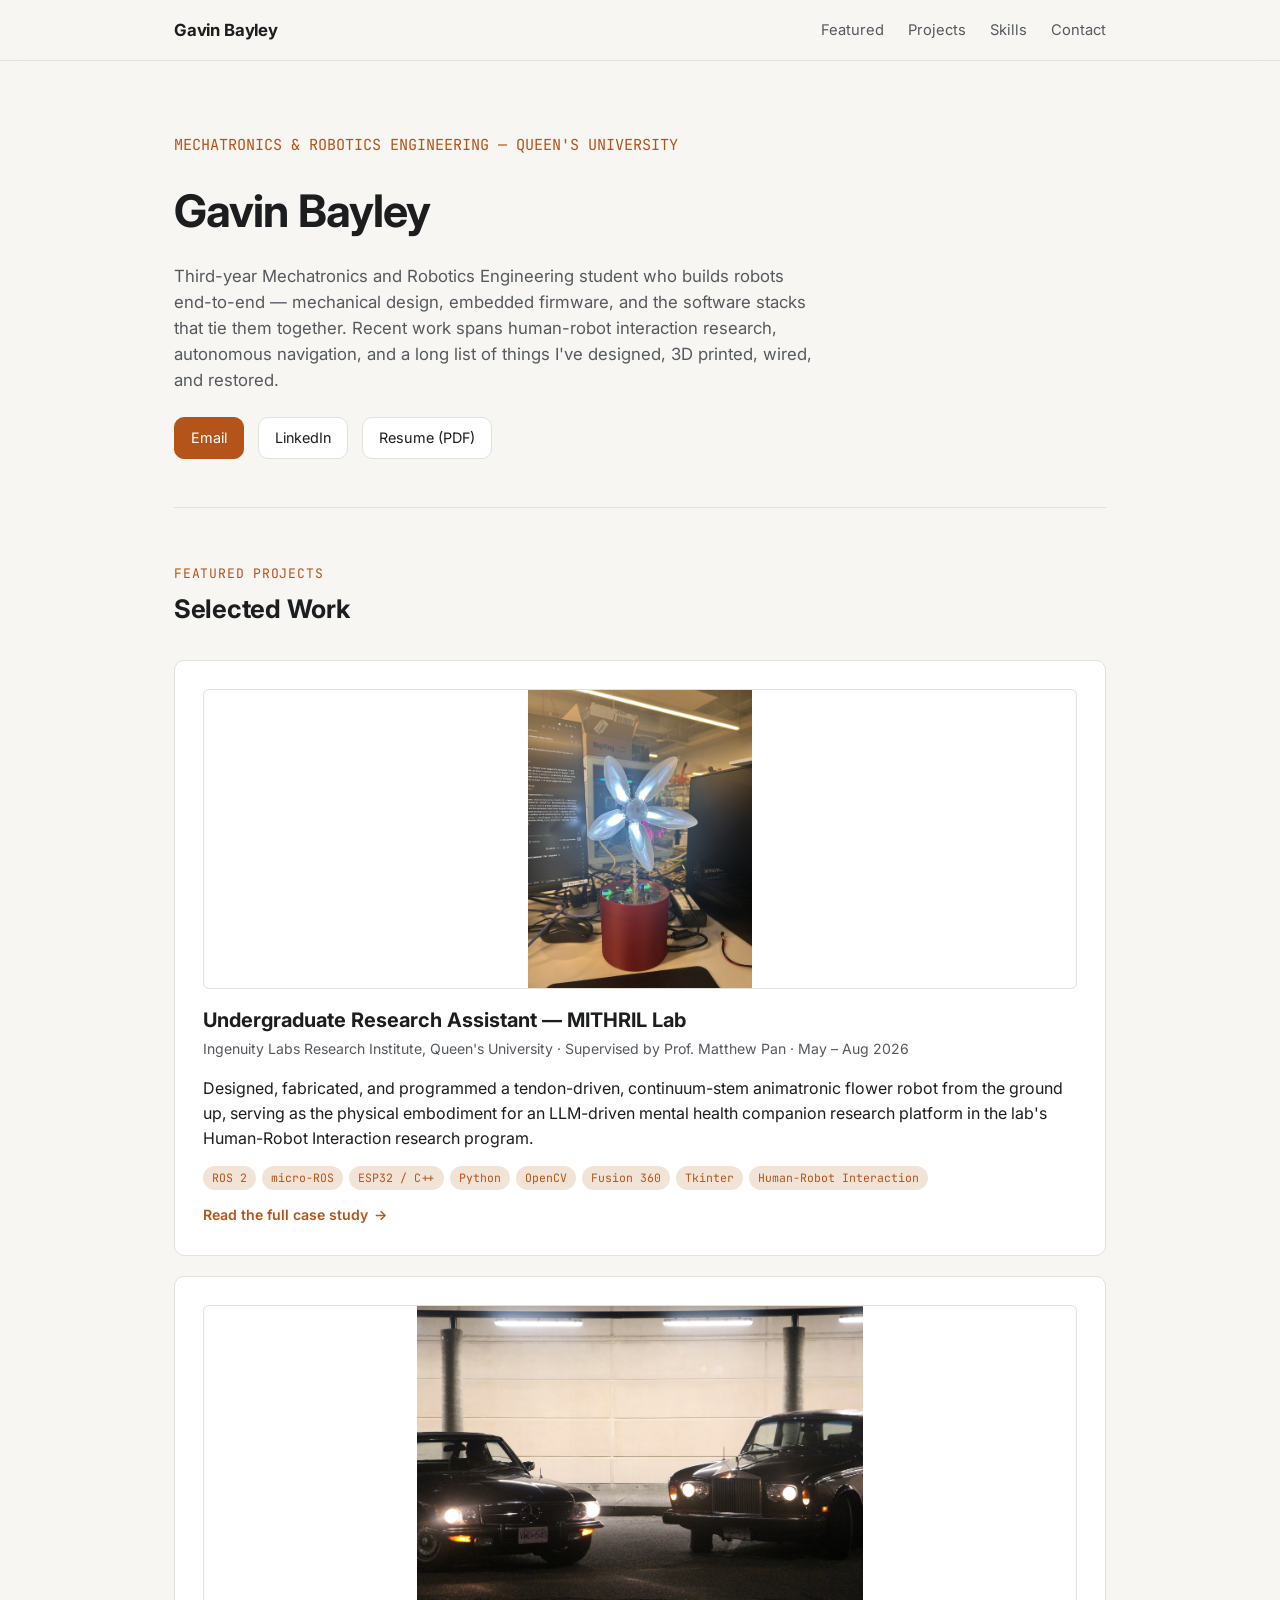
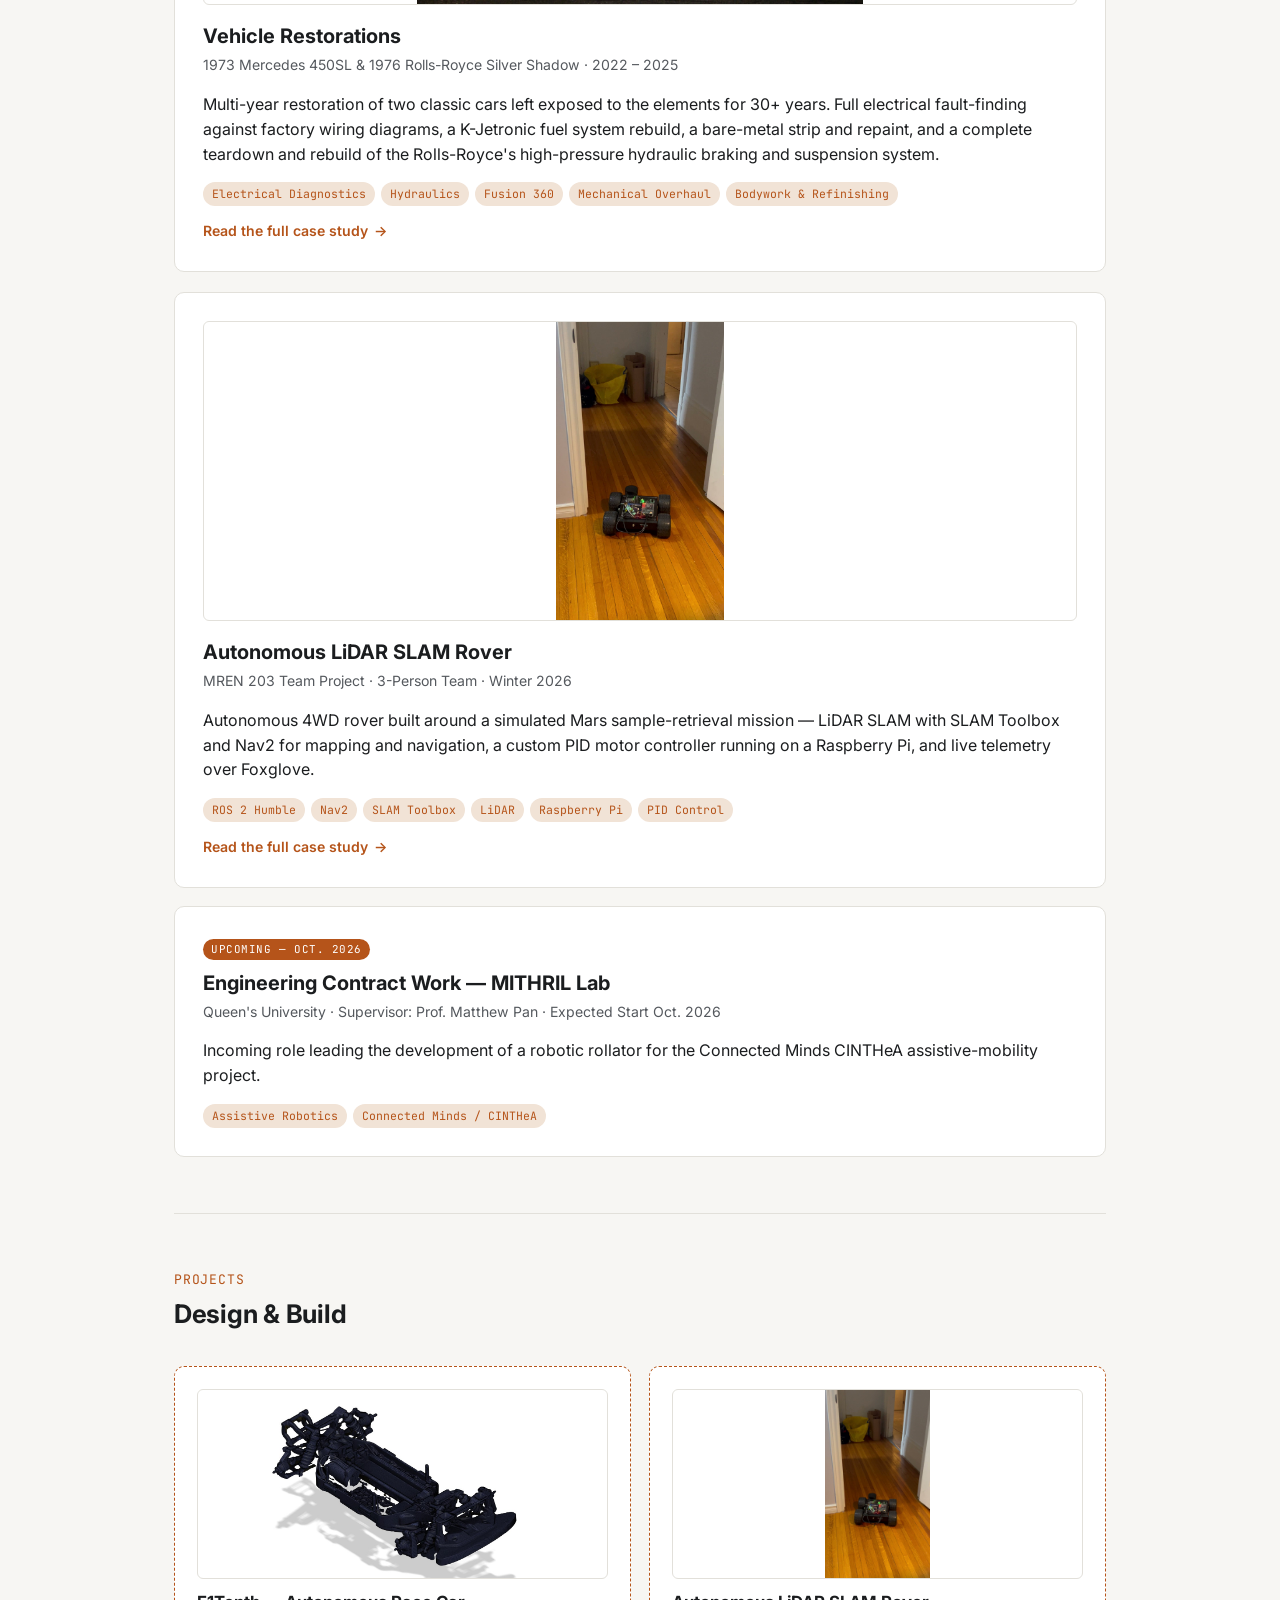
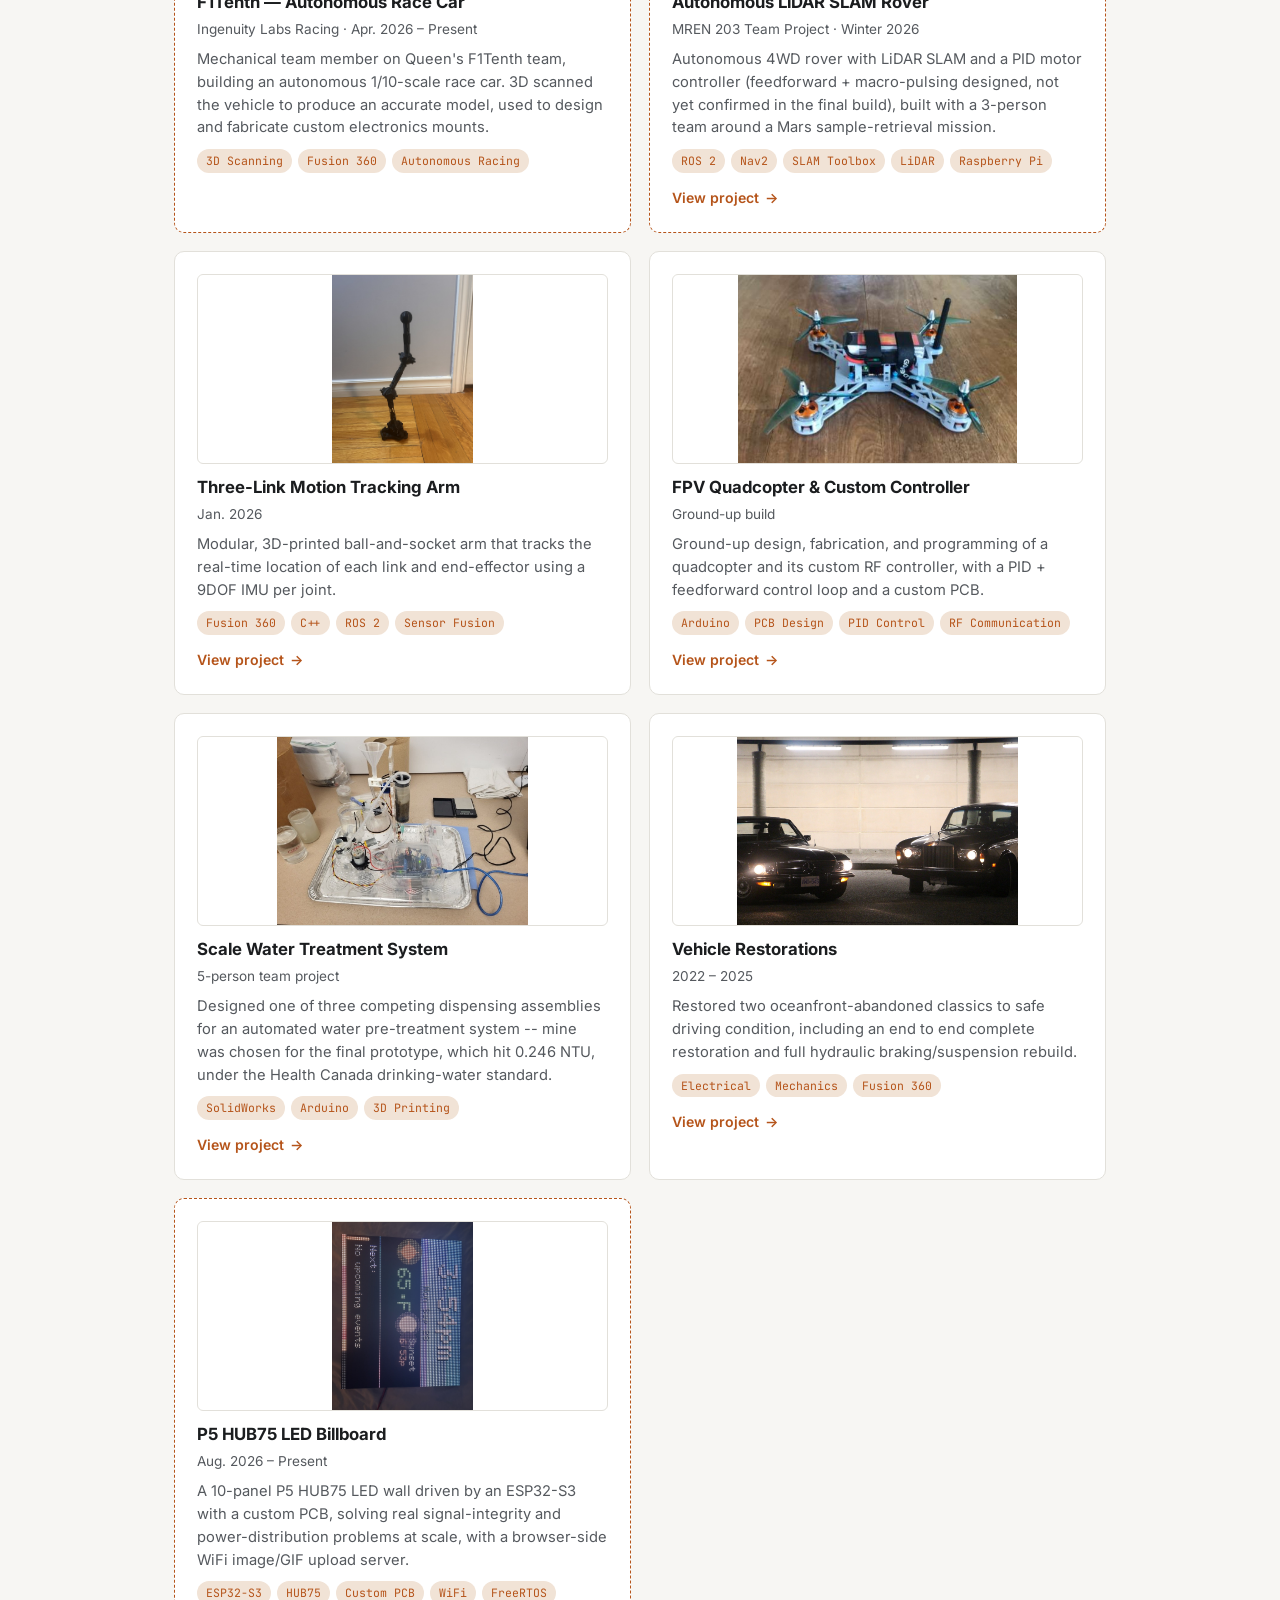
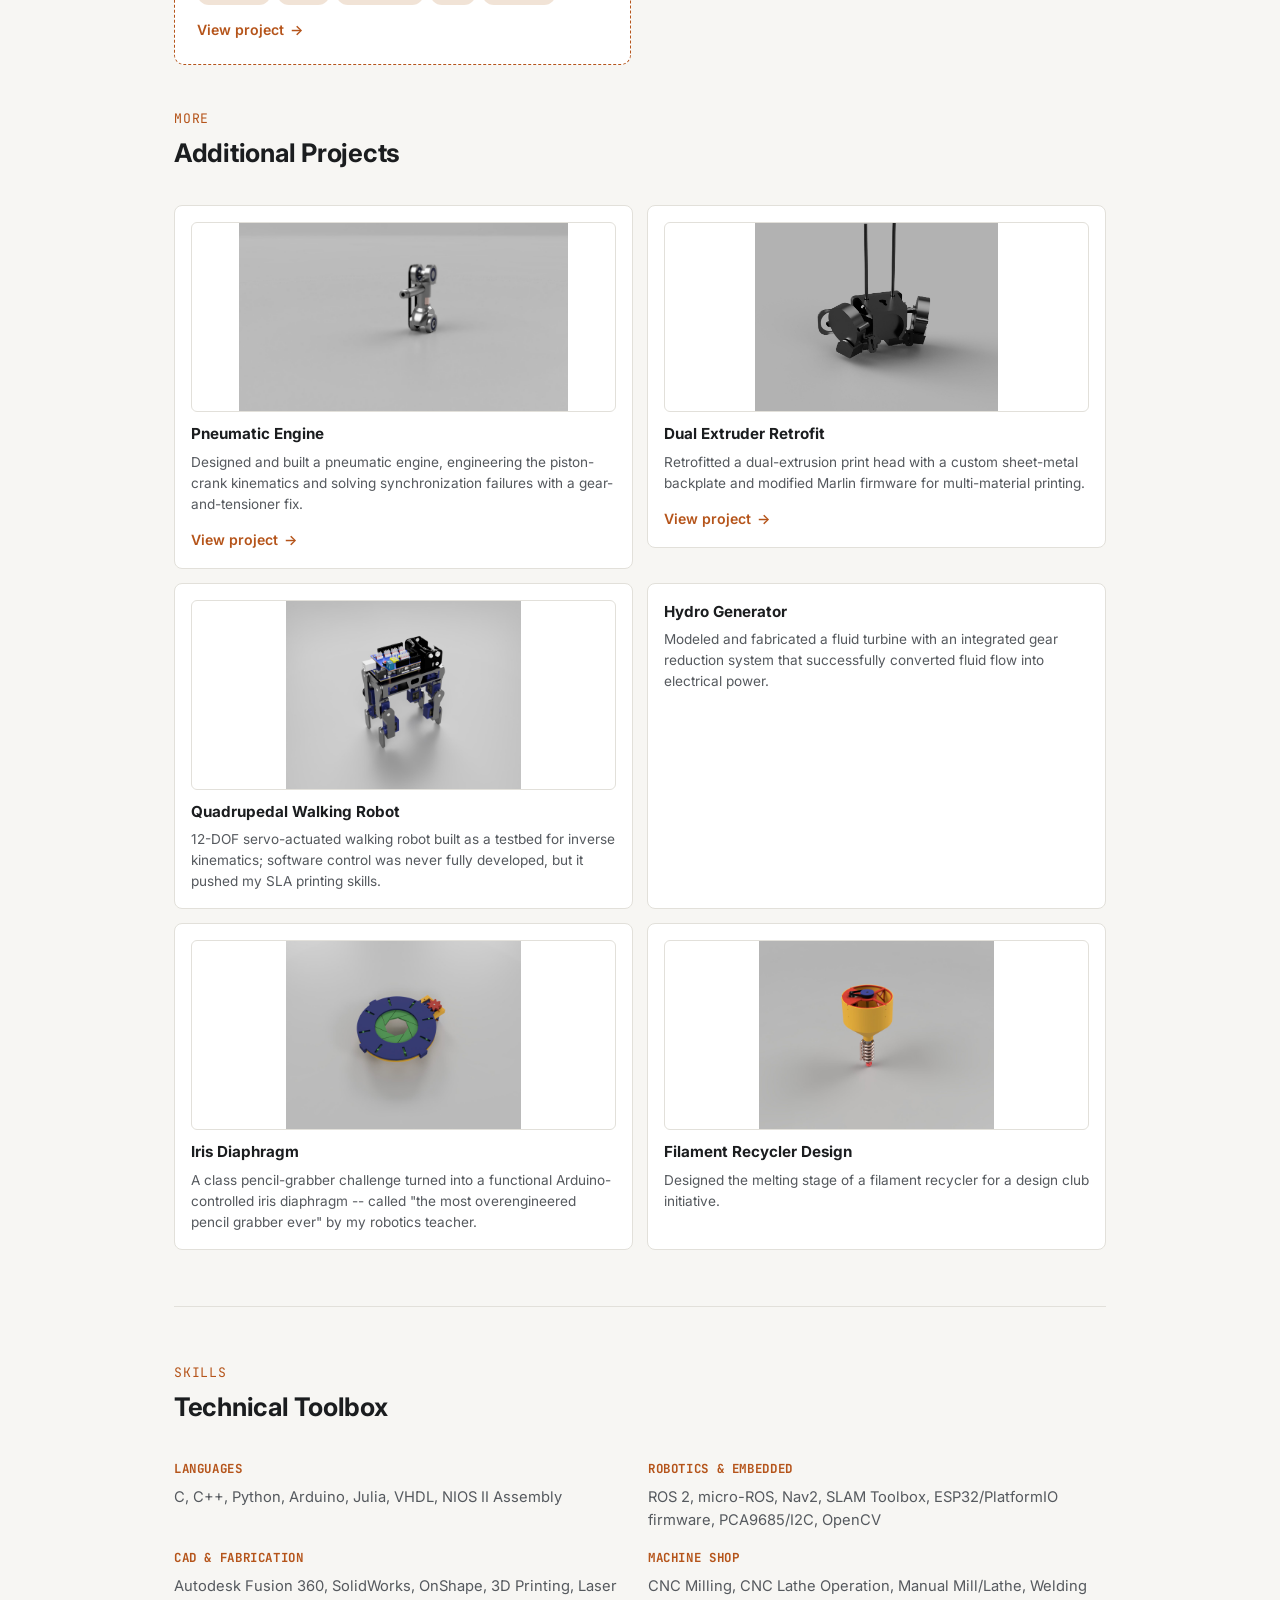
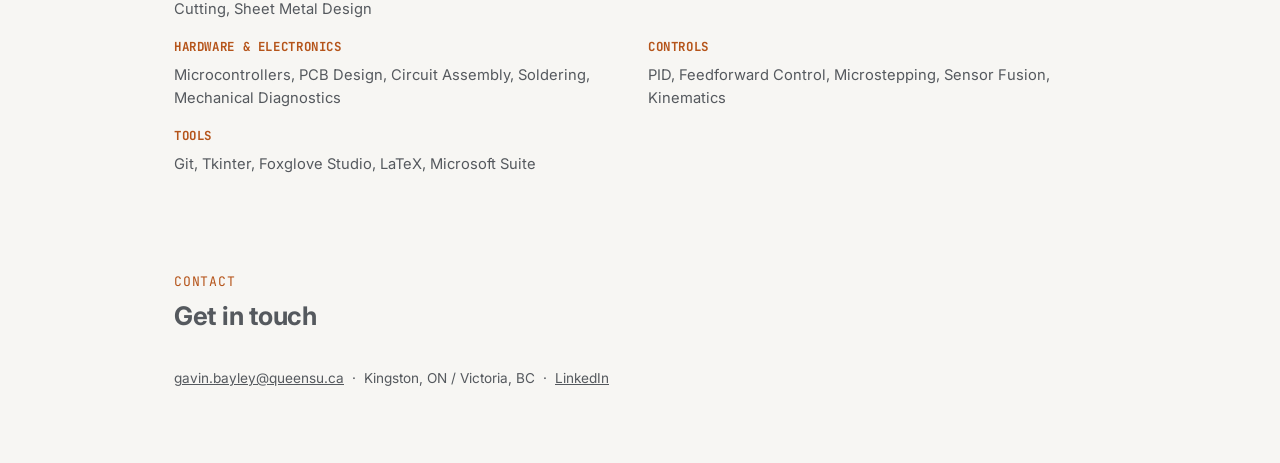
<file: index.html>
<!doctype html>
<html lang="en">
<head>
<meta charset="UTF-8">
<meta name="viewport" content="width=device-width, initial-scale=1.0">
<title>Gavin Bayley — Portfolio</title>
<meta name="description" content="Mechatronics & Robotics Engineering student at Queen's University. Robotics, embedded systems, and mechanical design portfolio.">
<link rel="preconnect" href="https://fonts.googleapis.com">
<link rel="preconnect" href="https://fonts.gstatic.com" crossorigin>
<link href="https://fonts.googleapis.com/css2?family=Inter:wght@400;500;600;700&family=JetBrains+Mono:wght@400;500&display=swap" rel="stylesheet">
<link rel="stylesheet" href="style.css?v=7">
</head>
<body>

<header>
  <nav class="wrap">
    <a class="brand" href="#top">Gavin Bayley</a>
    <div class="navlinks">
      <a href="#research">Featured</a>
      <a href="#projects">Projects</a>
      <a href="#skills">Skills</a>
      <a href="#contact">Contact</a>
    </div>
  </nav>
</header>

<div class="wrap">

  <section class="hero" id="top">
    <div class="role">MECHATRONICS &amp; ROBOTICS ENGINEERING — QUEEN'S UNIVERSITY</div>
    <h1>Gavin Bayley</h1>
    <p class="lede">
      Third-year Mechatronics and Robotics Engineering student who builds robots end-to-end —
      mechanical design, embedded firmware, and the software stacks that tie them together. Recent
      work spans human-robot interaction research, autonomous navigation, and a long list of things
      I've designed, 3D printed, wired, and restored.
    </p>
    <div class="hero-links">
      <a class="btn primary" href="mailto:gavin.bayley@queensu.ca">Email</a>
      <a class="btn" href="https://www.linkedin.com/in/gavin-bayley-289363338/" target="_blank" rel="noopener noreferrer">LinkedIn</a>
      <a class="btn" href="GavinBayley_Resume.pdf">Resume (PDF)</a>
    </div>
  </section>

  <!-- ================= FEATURED PROJECTS ================= -->
  <section id="research">
    <div class="section-head">
      <div class="kicker">Featured Projects</div>
      <h2>Selected Work</h2>
    </div>

    <div class="featured-grid">

      <a class="feature-card-link" href="projects/flower-robot.html">
        <div class="feature-card">
          <img class="card-thumb" src="images/flower-robot/10.jpg" alt="The fully assembled flower robot, powered on, in the lab">
          <h3>Undergraduate Research Assistant — MITHRIL Lab</h3>
          <div class="meta">Ingenuity Labs Research Institute, Queen's University · Supervised by Prof. Matthew Pan · May – Aug 2026</div>

          <p>
            Designed, fabricated, and programmed a tendon-driven, continuum-stem animatronic flower
            robot from the ground up, serving as the physical embodiment for an LLM-driven mental
            health companion research platform in the lab's Human-Robot Interaction research program.
          </p>

          <div class="tags">
            <span class="tag">ROS 2</span><span class="tag">micro-ROS</span><span class="tag">ESP32 / C++</span>
            <span class="tag">Python</span><span class="tag">OpenCV</span><span class="tag">Fusion 360</span>
            <span class="tag">Tkinter</span><span class="tag">Human-Robot Interaction</span>
          </div>

          <div class="view-link">Read the full case study <span class="arrow">→</span></div>
        </div>
      </a>

      <a class="feature-card-link" href="projects/car-restoration.html">
        <div class="feature-card">
          <img class="card-thumb" src="images/car-restoration/mercedes/41.jpg" alt="Rolls-Royce and Mercedes parked side by side under a parking garage at night">
          <h3>Vehicle Restorations</h3>
          <div class="meta">1973 Mercedes 450SL &amp; 1976 Rolls-Royce Silver Shadow · 2022 – 2025</div>

          <p>
            Multi-year restoration of two classic cars left exposed to the elements for 30+ years.
            Full electrical fault-finding against factory wiring diagrams, a K-Jetronic fuel system
            rebuild, a bare-metal strip and repaint, and a complete teardown and rebuild of the
            Rolls-Royce's high-pressure hydraulic braking and suspension system.
          </p>

          <div class="tags">
            <span class="tag">Electrical Diagnostics</span><span class="tag">Hydraulics</span>
            <span class="tag">Fusion 360</span><span class="tag">Mechanical Overhaul</span>
            <span class="tag">Bodywork &amp; Refinishing</span>
          </div>

          <div class="view-link">Read the full case study <span class="arrow">→</span></div>
        </div>
      </a>

      <a class="feature-card-link" href="projects/slam-robot.html">
        <div class="feature-card">
          <img class="card-thumb" src="images/slam-robot/01.jpg" alt="Autonomous LiDAR SLAM Rover driving across a hardwood floor, live">
          <h3>Autonomous LiDAR SLAM Rover</h3>
          <div class="meta">MREN 203 Team Project · 3-Person Team · Winter 2026</div>

          <p>
            Autonomous 4WD rover built around a simulated Mars sample-retrieval mission — LiDAR SLAM
            with SLAM Toolbox and Nav2 for mapping and navigation, a custom PID motor controller
            running on a Raspberry Pi, and live telemetry over Foxglove.
          </p>

          <div class="tags">
            <span class="tag">ROS 2 Humble</span><span class="tag">Nav2</span><span class="tag">SLAM Toolbox</span>
            <span class="tag">LiDAR</span><span class="tag">Raspberry Pi</span><span class="tag">PID Control</span>
          </div>

          <div class="view-link">Read the full case study <span class="arrow">→</span></div>
        </div>
      </a>

    </div>

    <div class="feature-card" style="margin-top:18px;">
      <span class="badge">Upcoming — Oct. 2026</span>
      <h3>Engineering Contract Work — MITHRIL Lab</h3>
      <div class="meta">Queen's University · Supervisor: Prof. Matthew Pan · Expected Start Oct. 2026</div>
      <p>
        Incoming role leading the development of a robotic rollator for the Connected Minds
        CINTHeA assistive-mobility project.
      </p>
      <div class="tags">
        <span class="tag">Assistive Robotics</span><span class="tag">Connected Minds / CINTHeA</span>
      </div>
    </div>
  </section>

  <!-- ================= PROJECTS ================= -->
  <section id="projects">
    <div class="section-head">
      <div class="kicker">Projects</div>
      <h2>Design &amp; Build</h2>
    </div>

    <div class="grid">

      <!-- F1Tenth -->
      <div class="card draft">
        <img class="card-thumb" src="images/f1tenth/01.jpg" alt="3D scan of the F1Tenth chassis, used to produce an accurate model for custom electronics mounts">
        <h3>F1Tenth — Autonomous Race Car</h3>
        <div class="sub">Ingenuity Labs Racing · Apr. 2026 – Present</div>
        <p>Mechanical team member on Queen's F1Tenth team, building an autonomous 1/10-scale
          race car. 3D scanned the vehicle to produce an accurate model, used to design and
          fabricate custom electronics mounts.</p>
        <div class="tags">
          <span class="tag">3D Scanning</span><span class="tag">Fusion 360</span><span class="tag">Autonomous Racing</span>
        </div>
      </div>

      <!-- Autonomous LiDAR SLAM Rover -->
      <a class="card-link" href="projects/slam-robot.html">
        <div class="card draft">
          <img class="card-thumb" src="images/slam-robot/01.jpg" alt="Autonomous LiDAR SLAM Rover driving across a hardwood floor, live">
          <h3>Autonomous LiDAR SLAM Rover</h3>
          <div class="sub">MREN 203 Team Project · Winter 2026</div>
          <p>Autonomous 4WD rover with LiDAR SLAM and a PID motor controller (feedforward +
            macro-pulsing designed, not yet confirmed in the final build), built with a 3-person
            team around a Mars sample-retrieval mission.</p>
          <div class="tags">
            <span class="tag">ROS 2</span><span class="tag">Nav2</span><span class="tag">SLAM Toolbox</span>
            <span class="tag">LiDAR</span><span class="tag">Raspberry Pi</span>
          </div>
          <div class="view-link">View project <span class="arrow">→</span></div>
        </div>
      </a>

      <!-- Three Link Motion Tracking Arm -->
      <a class="card-link" href="projects/three-link-arm.html">
        <div class="card">
          <img class="card-thumb" src="images/three-link-arm/04.jpg" alt="The three-link motion tracking arm standing upright">
          <h3>Three-Link Motion Tracking Arm</h3>
          <div class="sub">Jan. 2026</div>
          <p>Modular, 3D-printed ball-and-socket arm that tracks the real-time location of each
            link and end-effector using a 9DOF IMU per joint.</p>
          <div class="tags">
            <span class="tag">Fusion 360</span><span class="tag">C++</span><span class="tag">ROS 2</span>
            <span class="tag">Sensor Fusion</span>
          </div>
          <div class="view-link">View project <span class="arrow">→</span></div>
        </div>
      </a>

      <!-- FPV Quadcopter -->
      <a class="card-link" href="projects/fpv-quadcopter.html">
        <div class="card">
          <img class="card-thumb" src="images/fpv-quadcopter/04.jpg" alt="The assembled FPV quadcopter">
          <h3>FPV Quadcopter &amp; Custom Controller</h3>
          <div class="sub">Ground-up build</div>
          <p>Ground-up design, fabrication, and programming of a quadcopter and its custom RF
            controller, with a PID + feedforward control loop and a custom PCB.</p>
          <div class="tags">
            <span class="tag">Arduino</span><span class="tag">PCB Design</span><span class="tag">PID Control</span>
            <span class="tag">RF Communication</span>
          </div>
          <div class="view-link">View project <span class="arrow">→</span></div>
        </div>
      </a>

      <!-- Scale Water Treatment System -->
      <a class="card-link" href="projects/water-treatment.html">
        <div class="card">
          <img class="card-thumb" src="images/water-treatment/06.jpg" alt="The completed water pre-treatment prototype, fully assembled and running">
          <h3>Scale Water Treatment System</h3>
          <div class="sub">5-person team project</div>
          <p>Designed one of three competing dispensing assemblies for an automated water
            pre-treatment system -- mine was chosen for the final prototype, which hit 0.246 NTU,
            under the Health Canada drinking-water standard.</p>
          <div class="tags">
            <span class="tag">SolidWorks</span><span class="tag">Arduino</span><span class="tag">3D Printing</span>
          </div>
          <div class="view-link">View project <span class="arrow">→</span></div>
        </div>
      </a>

      <!-- Car Restoration -->
      <a class="card-link" href="projects/car-restoration.html">
        <div class="card">
          <img class="card-thumb" src="images/car-restoration/mercedes/41.jpg" alt="Rolls-Royce and Mercedes parked side by side under a parking garage at night">
          <h3>Vehicle Restorations</h3>
          <div class="sub">2022 – 2025</div>
          <p>Restored two oceanfront-abandoned classics to safe driving condition,
            including an end to end complete restoration and full hydraulic braking/suspension rebuild.</p>
          <div class="tags">
            <span class="tag">Electrical</span><span class="tag">Mechanics</span><span class="tag">Fusion 360</span>
          </div>
          <div class="view-link">View project <span class="arrow">→</span></div>
        </div>
      </a>

      <!-- P5 HUB75 LED Billboard -->
      <a class="card-link" href="projects/led-billboard.html">
        <div class="card draft">
          <img class="card-thumb" src="images/led-billboard/17.jpg" alt="Dashboard mode running on the wall: time, weather, and the next calendar event">
          <h3>P5 HUB75 LED Billboard</h3>
          <div class="sub">Aug. 2026 – Present</div>
          <p>A 10-panel P5 HUB75 LED wall driven by an ESP32-S3 with a custom PCB, solving
            real signal-integrity and power-distribution problems at scale, with a browser-side
            WiFi image/GIF upload server.</p>
          <div class="tags">
            <span class="tag">ESP32-S3</span><span class="tag">HUB75</span><span class="tag">Custom PCB</span>
            <span class="tag">WiFi</span><span class="tag">FreeRTOS</span>
          </div>
          <div class="view-link">View project <span class="arrow">→</span></div>
        </div>
      </a>

    </div>

    <!-- Additional smaller projects -->
    <div class="section-head" style="margin-top:44px;">
      <div class="kicker">More</div>
      <h2>Additional Projects</h2>
    </div>
    <div class="mini-grid">
      <a class="card-link" href="projects/pneumatic-engine.html">
        <div class="mini-card">
          <img class="card-thumb" src="images/pneumatic-engine/02.jpg" alt="Fusion 360 rendering of the pneumatic engine">
          <h4>Pneumatic Engine</h4>
          <p>Designed and built a pneumatic engine, engineering the piston-crank kinematics and
            solving synchronization failures with a gear-and-tensioner fix.</p>
          <div class="view-link">View project <span class="arrow">→</span></div>
        </div>
      </a>
      <a class="card-link" href="projects/dual-extruder.html">
        <div class="mini-card">
          <img class="card-thumb" src="images/dual-extruder/01.jpg" alt="Rendering of the dual-extruder backplate assembly">
          <h4>Dual Extruder Retrofit</h4>
          <p>Retrofitted a dual-extrusion print head with a custom sheet-metal backplate and
            modified Marlin firmware for multi-material printing.</p>
          <div class="view-link">View project <span class="arrow">→</span></div>
        </div>
      </a>
      <div class="mini-card">
        <img class="card-thumb" src="images/quadruped/01.jpg" alt="Rendering of the quadrupedal walking robot">
        <h4>Quadrupedal Walking Robot</h4>
        <p>12-DOF servo-actuated walking robot built as a testbed for inverse kinematics; software
          control was never fully developed, but it pushed my SLA printing skills.</p>
      </div>
      <div class="mini-card">
        <h4>Hydro Generator</h4>
        <p>Modeled and fabricated a fluid turbine with an integrated gear reduction system that
          successfully converted fluid flow into electrical power.</p>
      </div>
      <div class="mini-card">
        <img class="card-thumb" src="images/iris-diaphragm/01.jpg" alt="Rendering of the Arduino-controlled iris diaphragm">
        <h4>Iris Diaphragm</h4>
        <p>A class pencil-grabber challenge turned into a functional Arduino-controlled iris
          diaphragm -- called "the most overengineered pencil grabber ever" by my robotics teacher.</p>
      </div>
      <div class="mini-card">
        <img class="card-thumb" src="images/filament-recycler/02.jpg" alt="Rendering of the filament recycler melting stage">
        <h4>Filament Recycler Design</h4>
        <p>Designed the melting stage of a filament recycler for a design club initiative.</p>
      </div>
    </div>
  </section>

  <!-- ================= SKILLS ================= -->
  <section id="skills">
    <div class="section-head">
      <div class="kicker">Skills</div>
      <h2>Technical Toolbox</h2>
    </div>
    <div class="skills-grid">
      <div class="skill-group">
        <h4>Languages</h4>
        <p>C, C++, Python, Arduino, Julia, VHDL, NIOS II Assembly</p>
      </div>
      <div class="skill-group">
        <h4>Robotics &amp; Embedded</h4>
        <p>ROS 2, micro-ROS, Nav2, SLAM Toolbox, ESP32/PlatformIO firmware, PCA9685/I2C, OpenCV</p>
      </div>
      <div class="skill-group">
        <h4>CAD &amp; Fabrication</h4>
        <p>Autodesk Fusion 360, SolidWorks, OnShape, 3D Printing, Laser Cutting, Sheet Metal Design</p>
      </div>
      <div class="skill-group">
        <h4>Machine Shop</h4>
        <p>CNC Milling, CNC Lathe Operation, Manual Mill/Lathe, Welding</p>
      </div>
      <div class="skill-group">
        <h4>Hardware &amp; Electronics</h4>
        <p>Microcontrollers, PCB Design, Circuit Assembly, Soldering, Mechanical Diagnostics</p>
      </div>
      <div class="skill-group">
        <h4>Controls</h4>
        <p>PID, Feedforward Control, Microstepping, Sensor Fusion, Kinematics</p>
      </div>
      <div class="skill-group">
        <h4>Tools</h4>
        <p>Git, Tkinter, Foxglove Studio, LaTeX, Microsoft Suite</p>
      </div>
    </div>
  </section>

  <!-- ================= CONTACT ================= -->
  <footer id="contact">
    <div class="section-head">
      <div class="kicker">Contact</div>
      <h2>Get in touch</h2>
    </div>
    <p>
      <a href="mailto:gavin.bayley@queensu.ca">gavin.bayley@queensu.ca</a>
      &nbsp;·&nbsp; Kingston, ON / Victoria, BC
      &nbsp;·&nbsp; <a href="https://www.linkedin.com/in/gavin-bayley-289363338/" target="_blank" rel="noopener noreferrer">LinkedIn</a>
    </p>
  </footer>

</div>

</body>
</html>
</file>
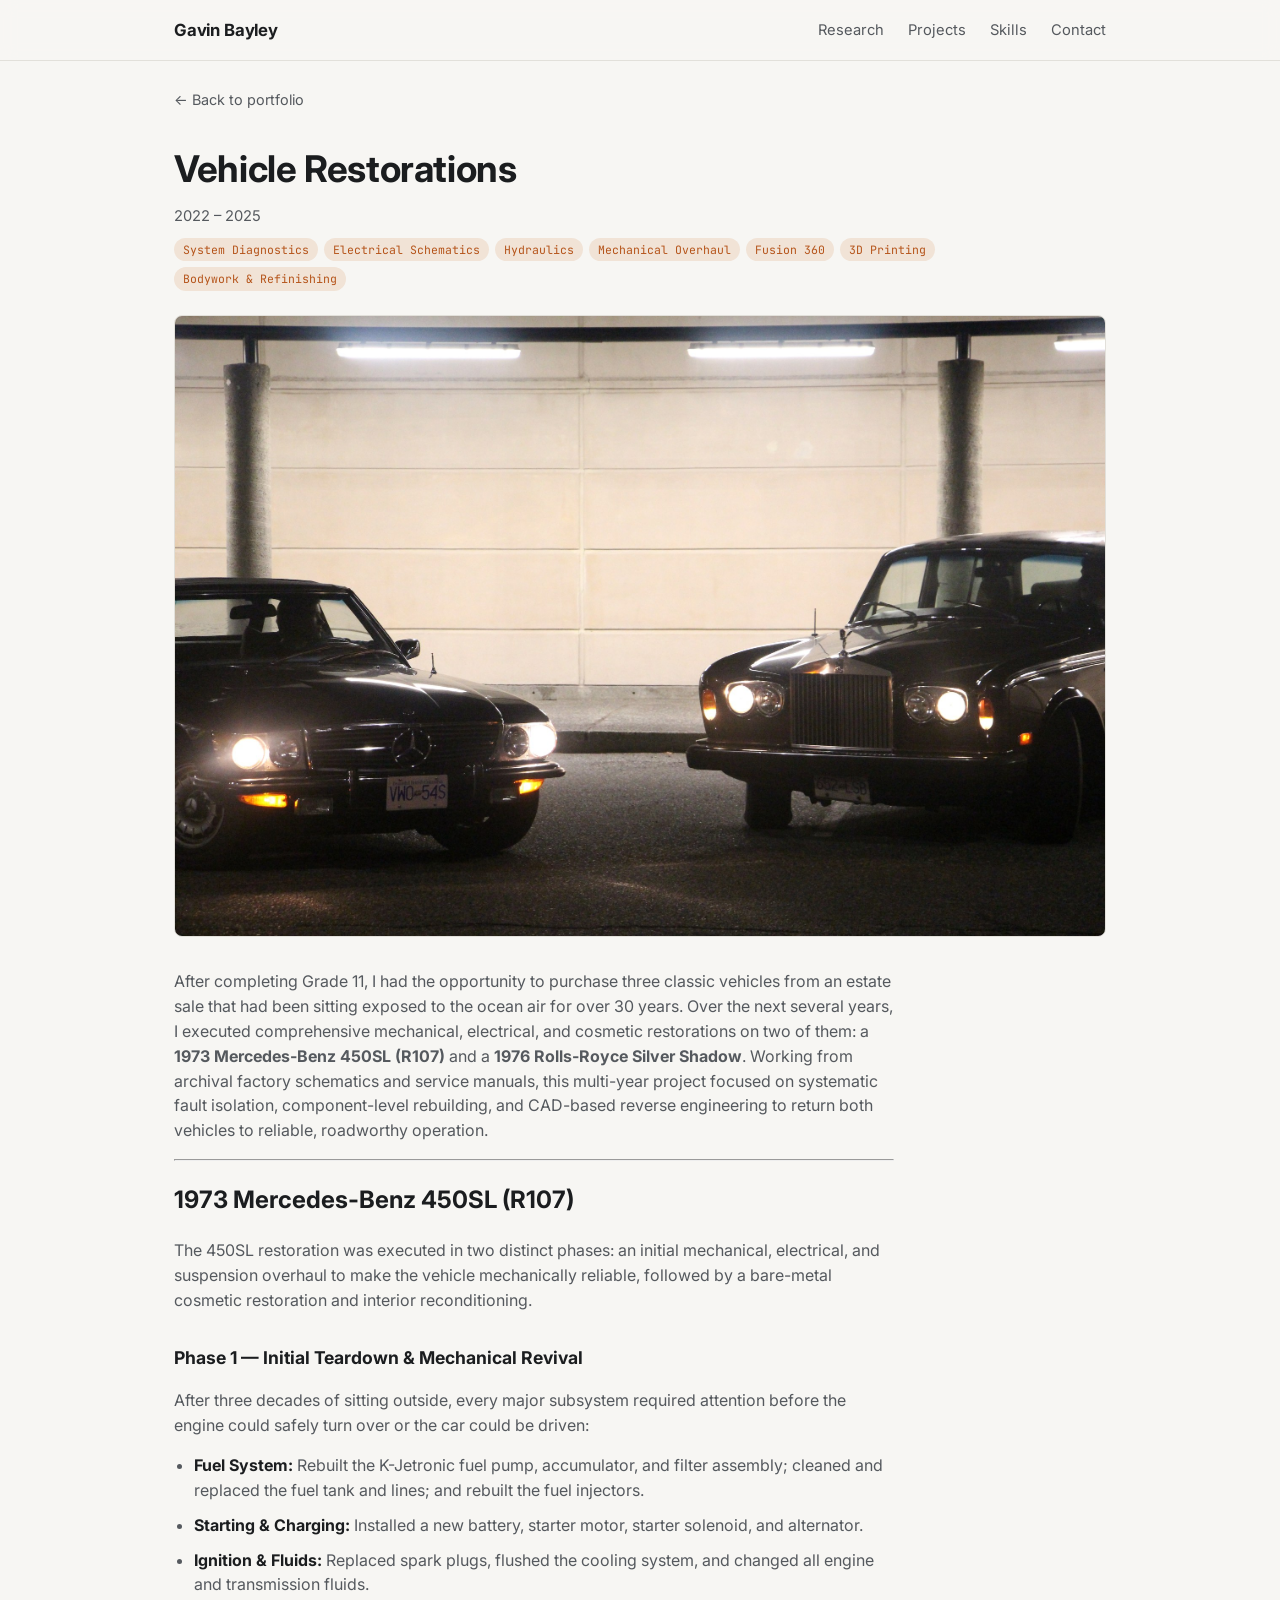
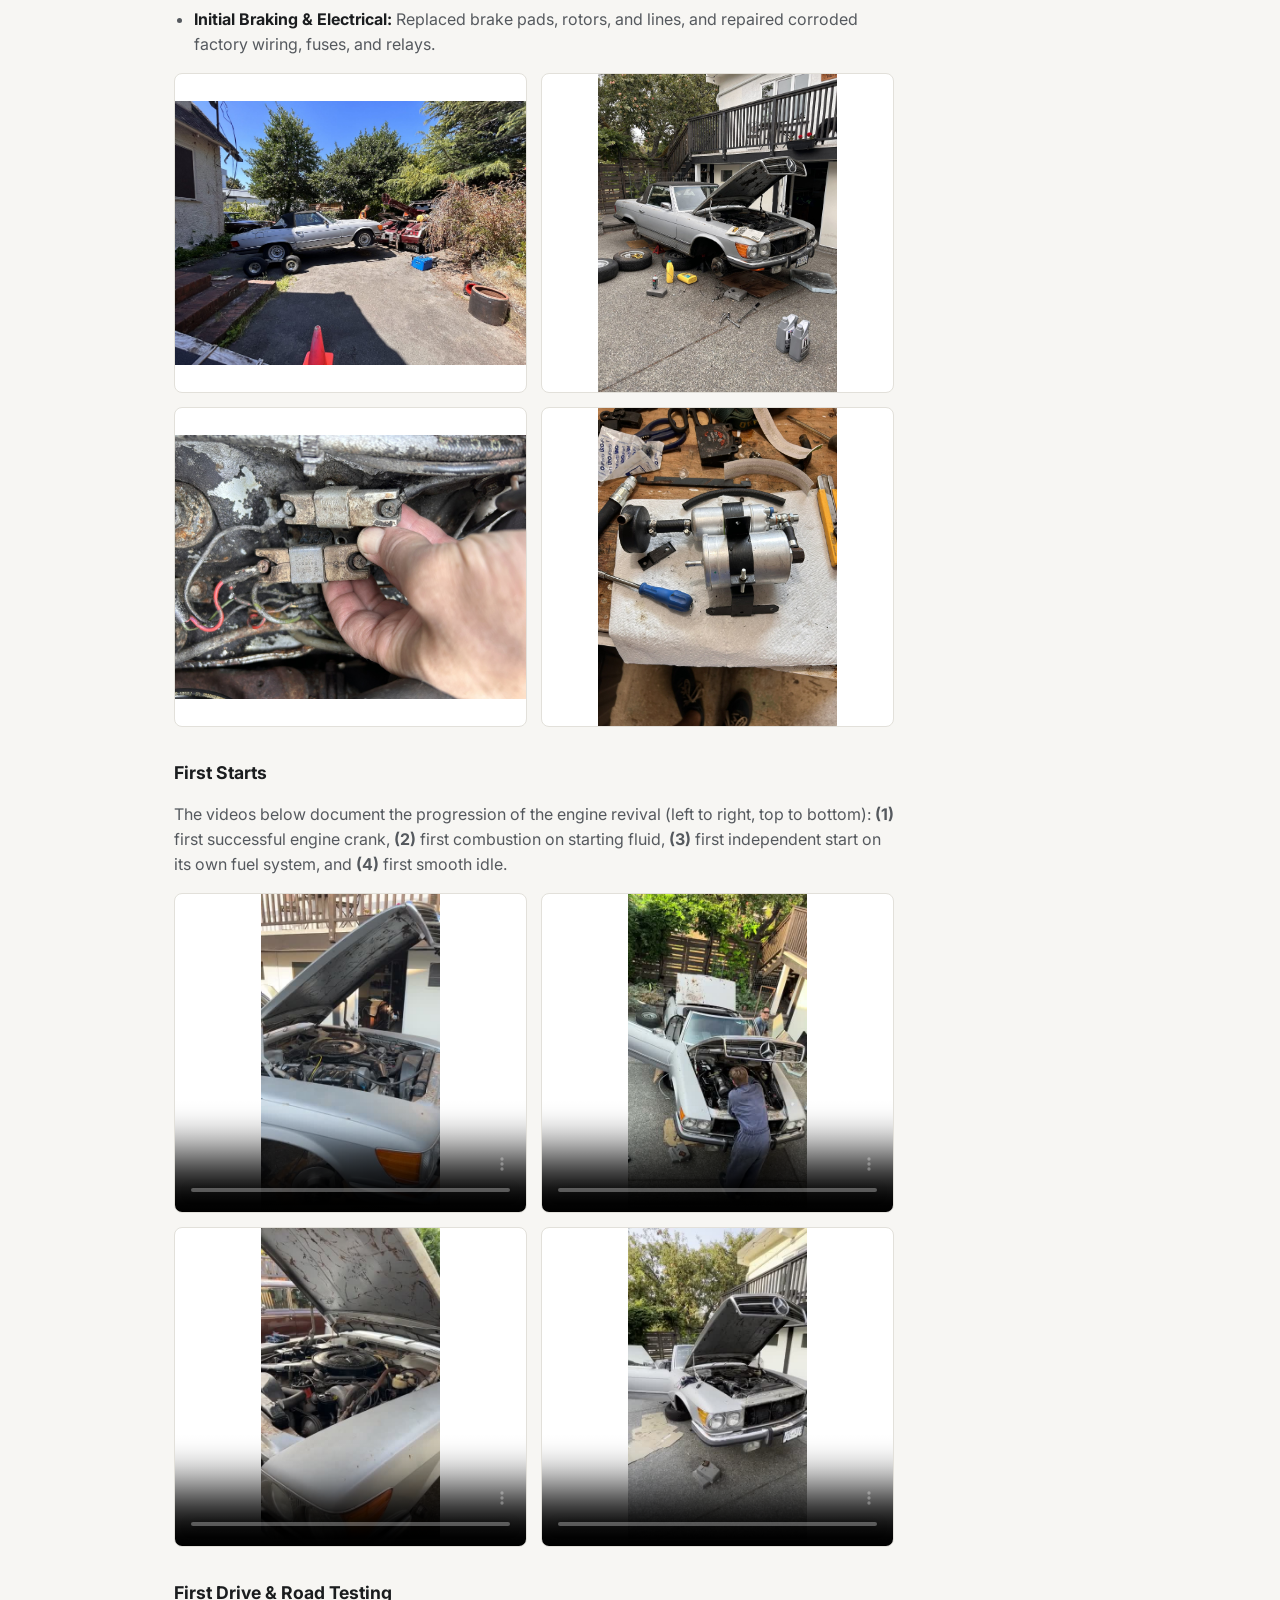
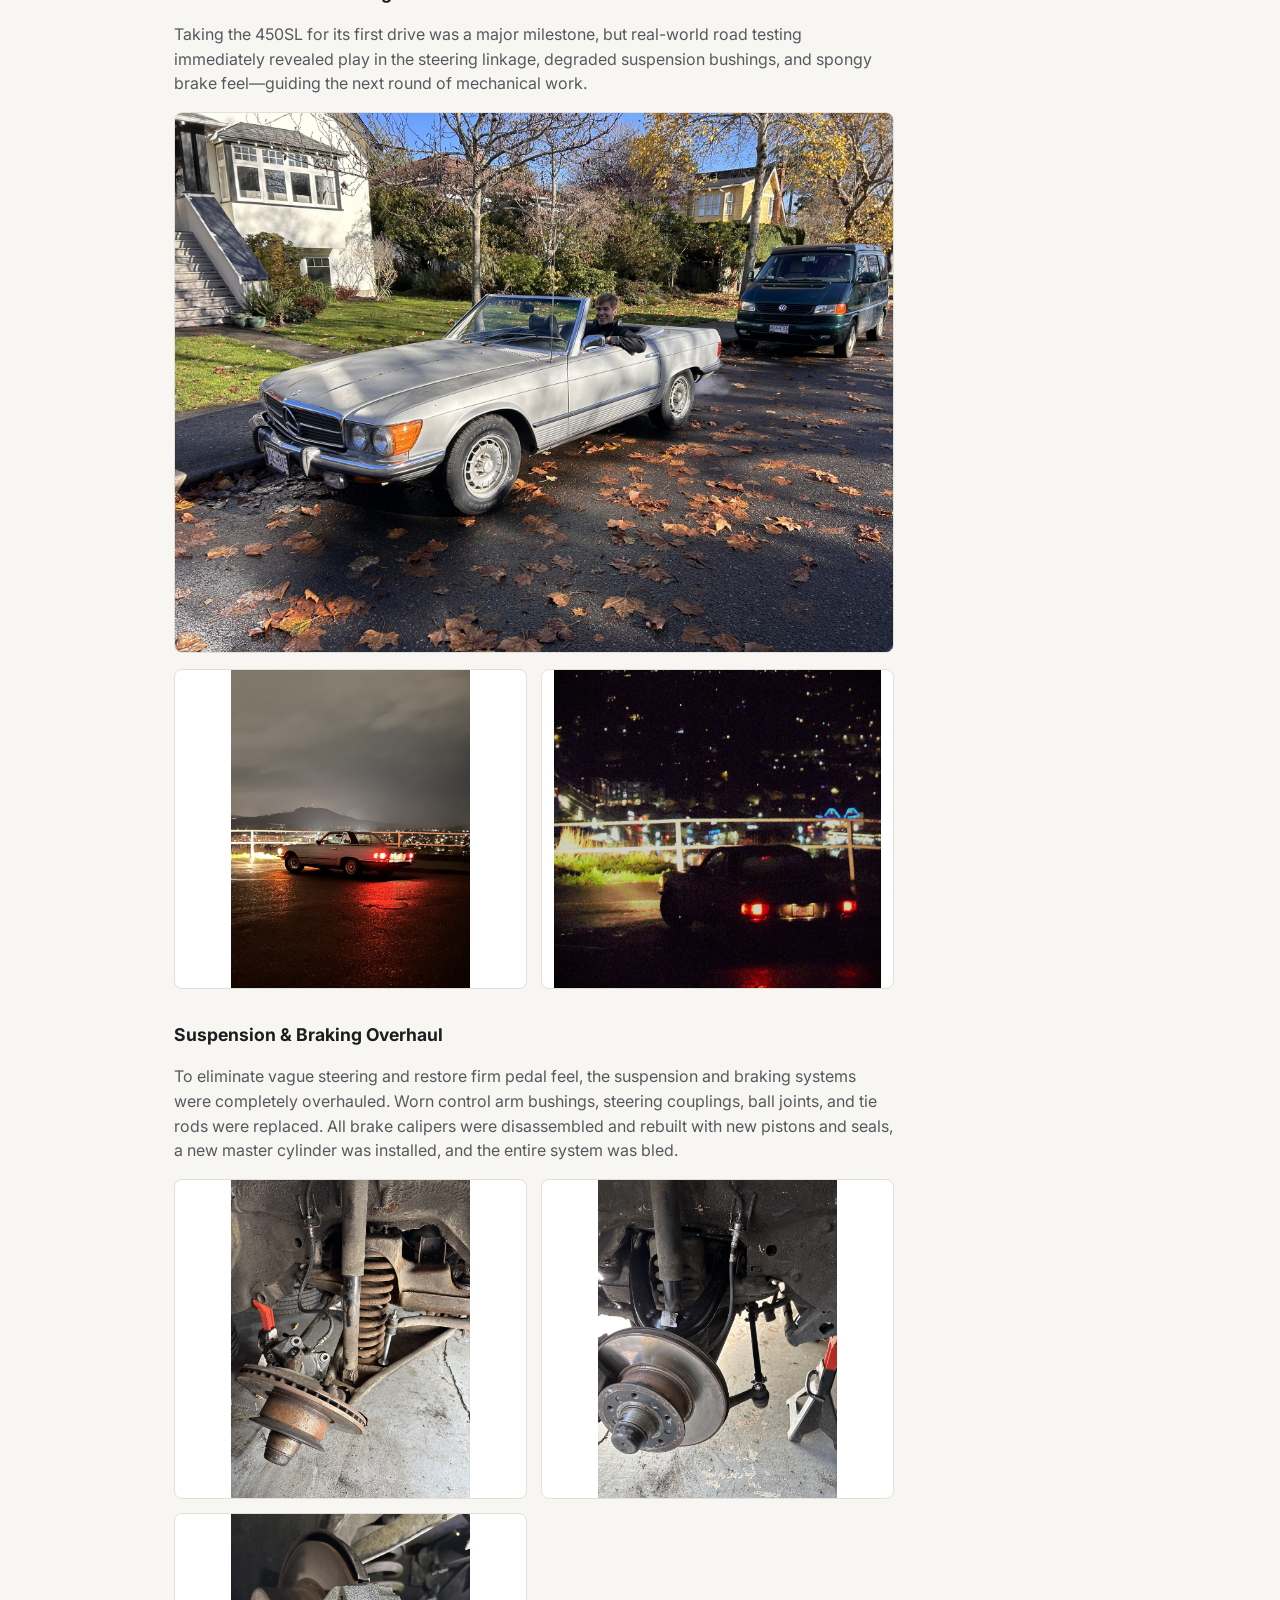
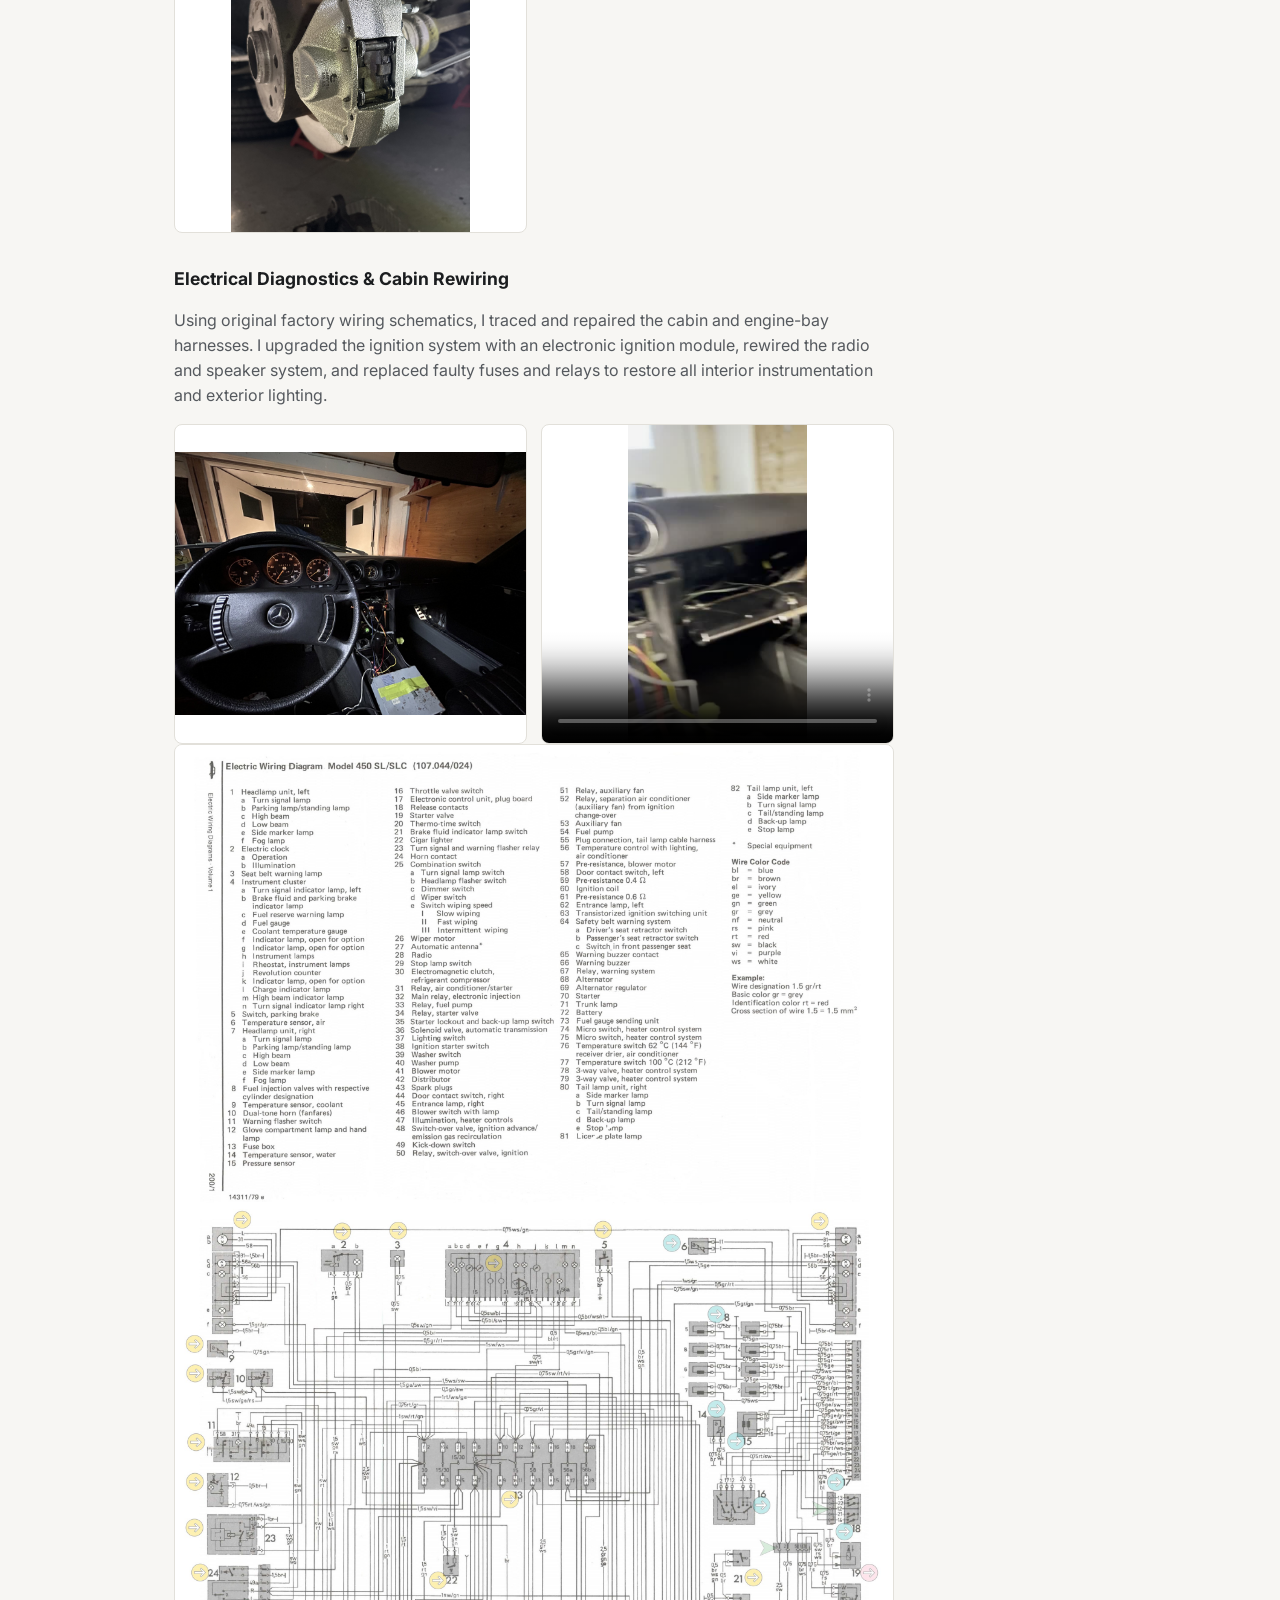
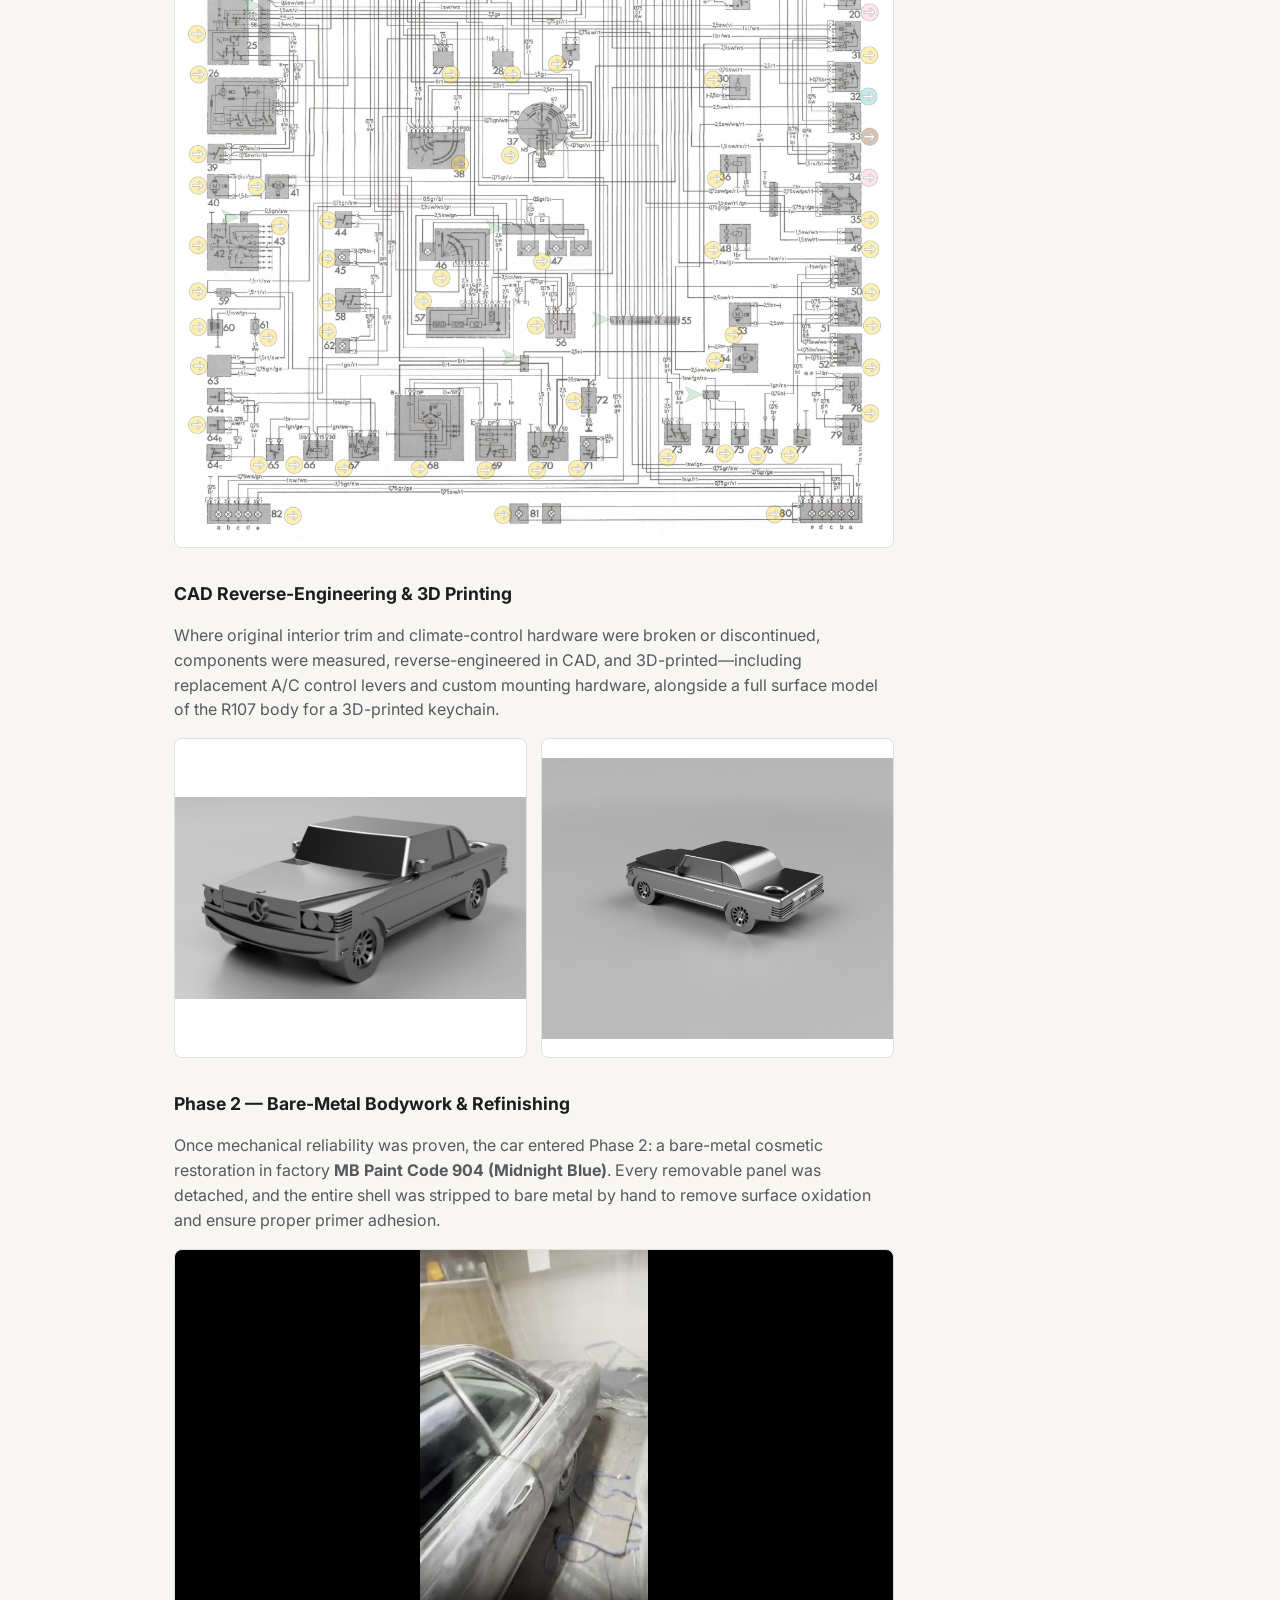
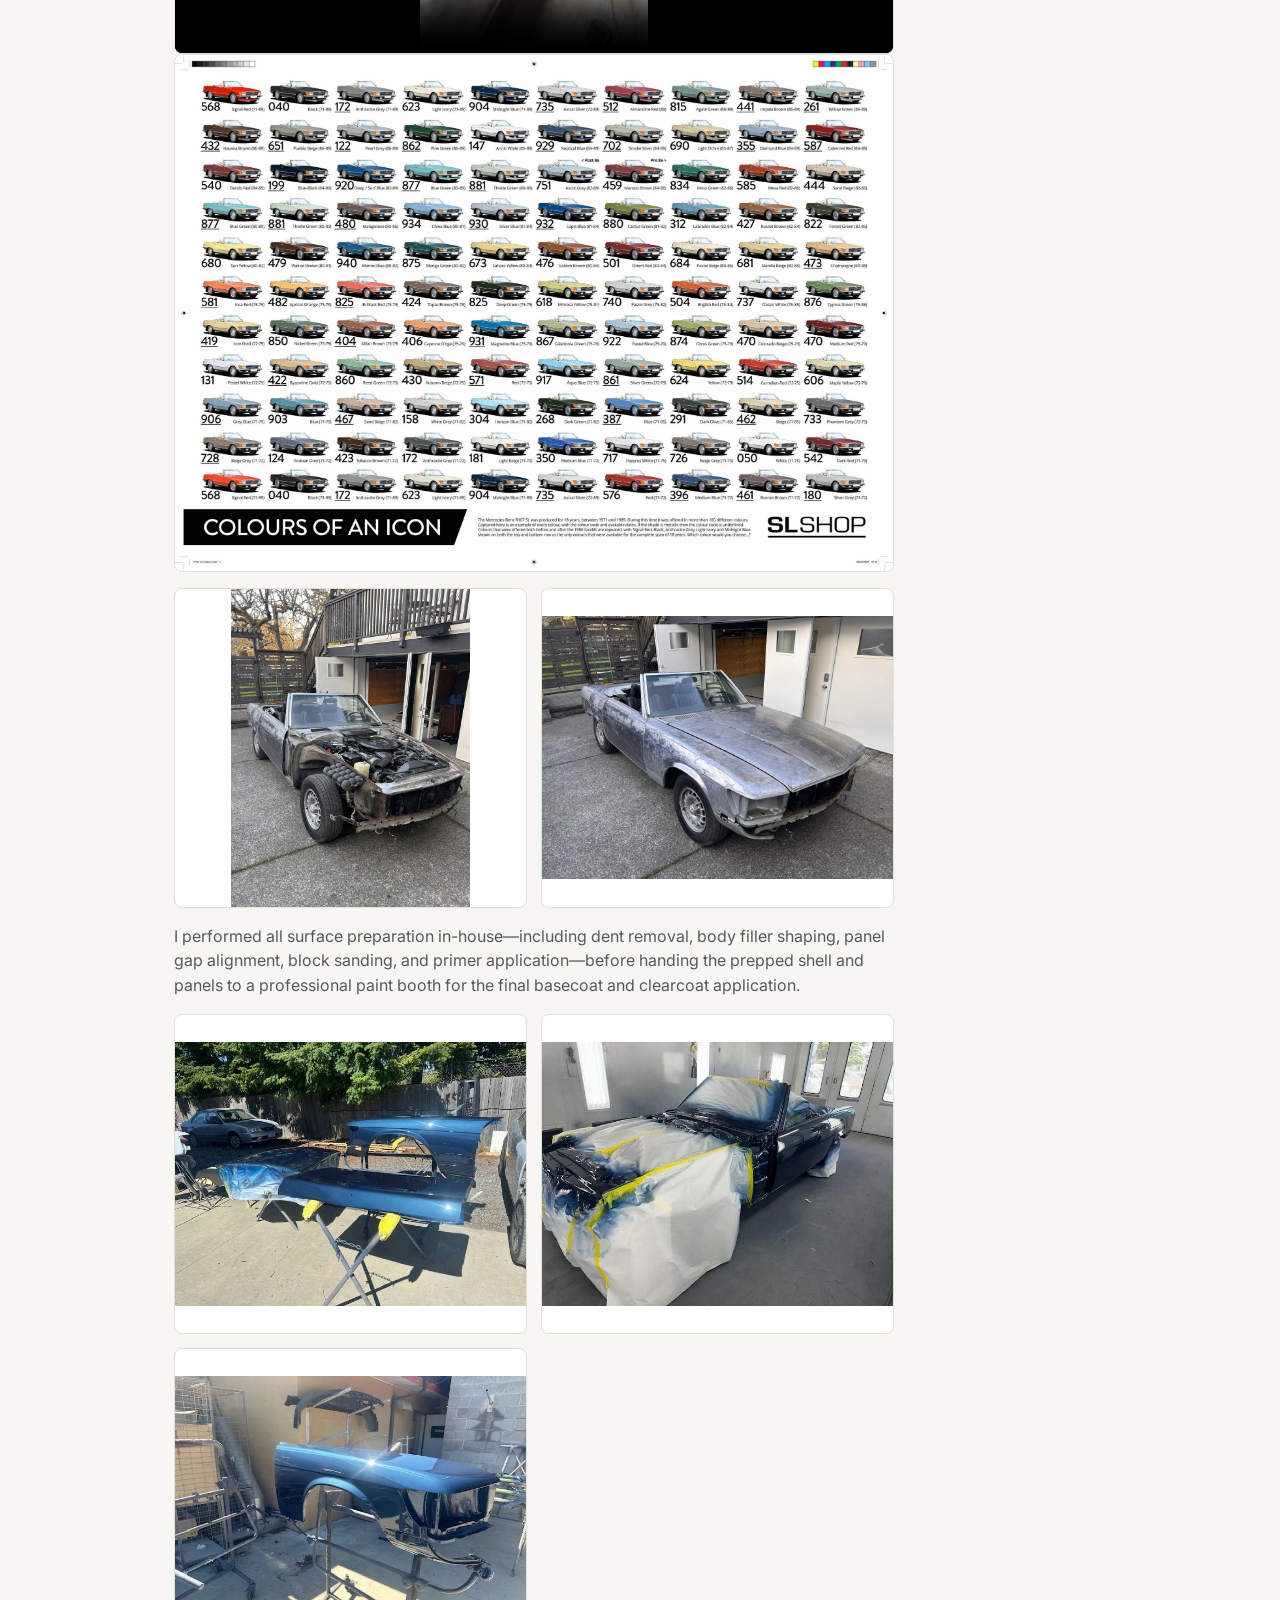
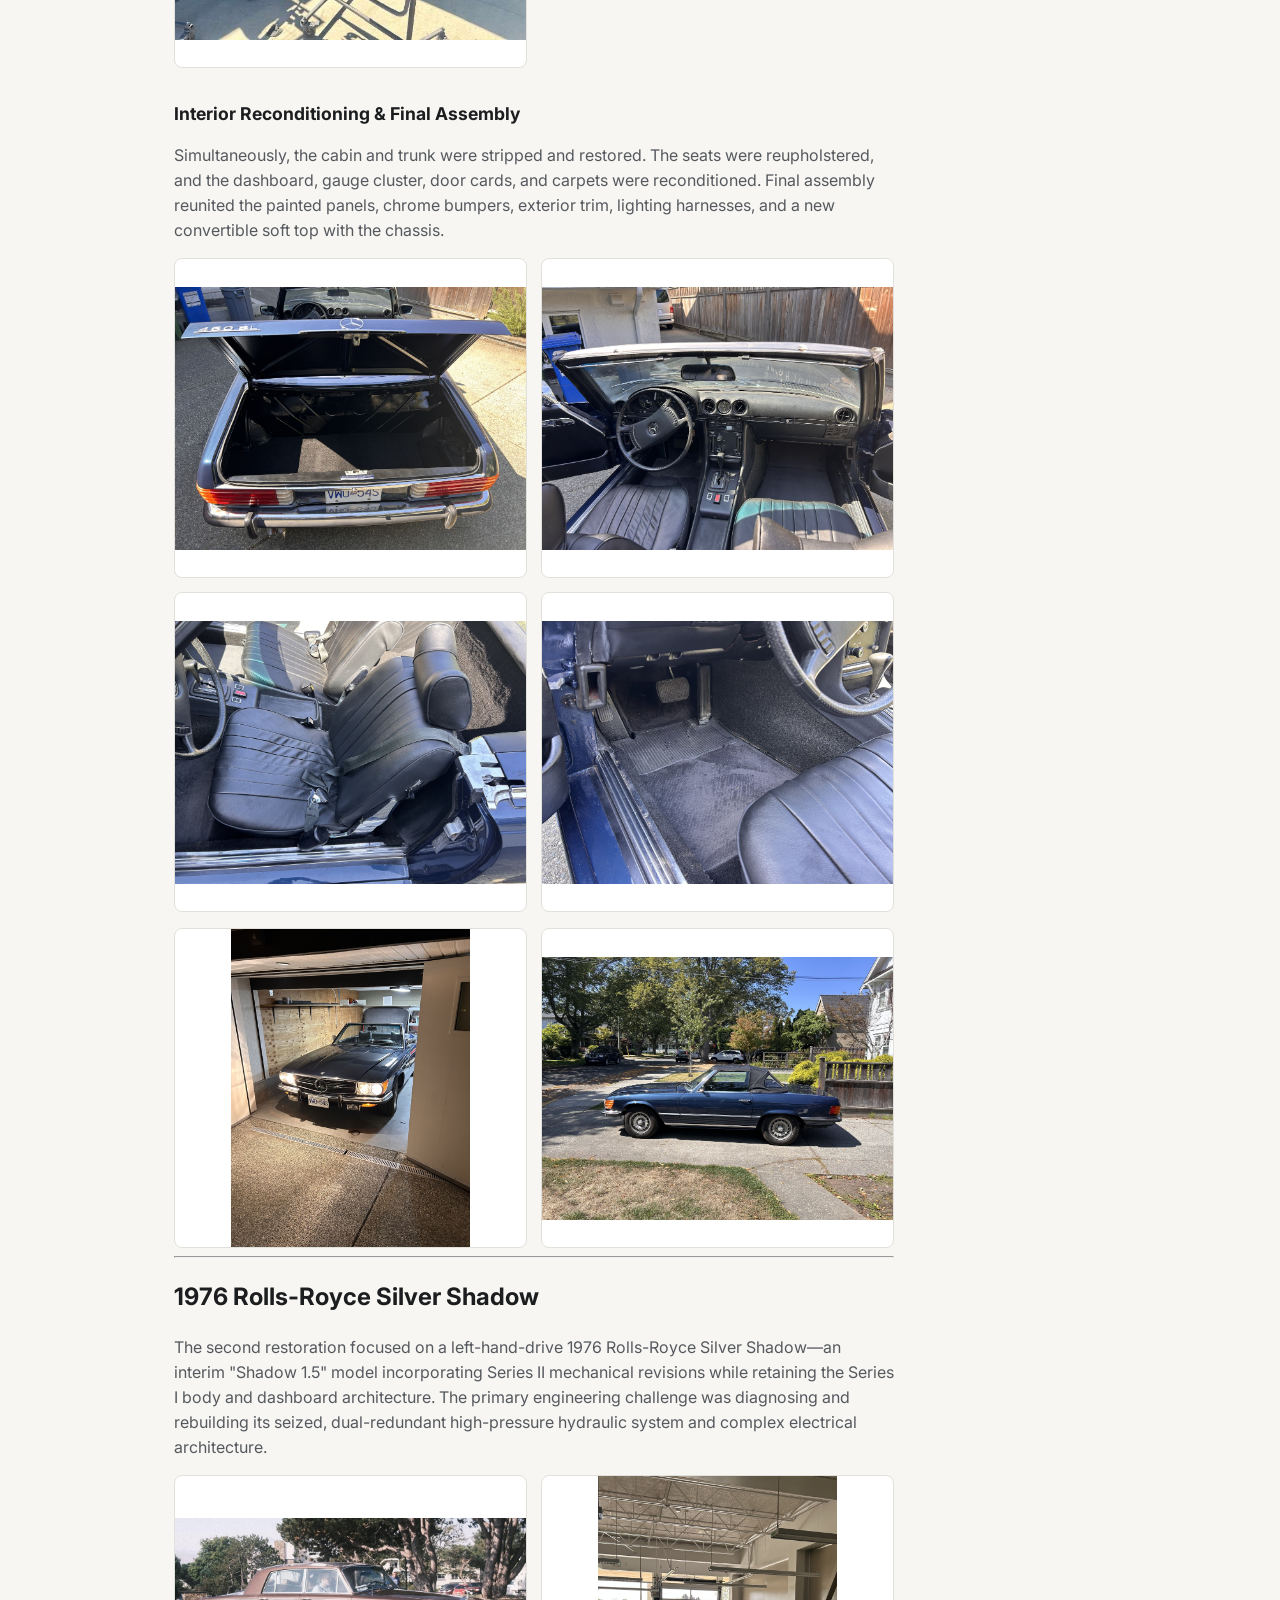
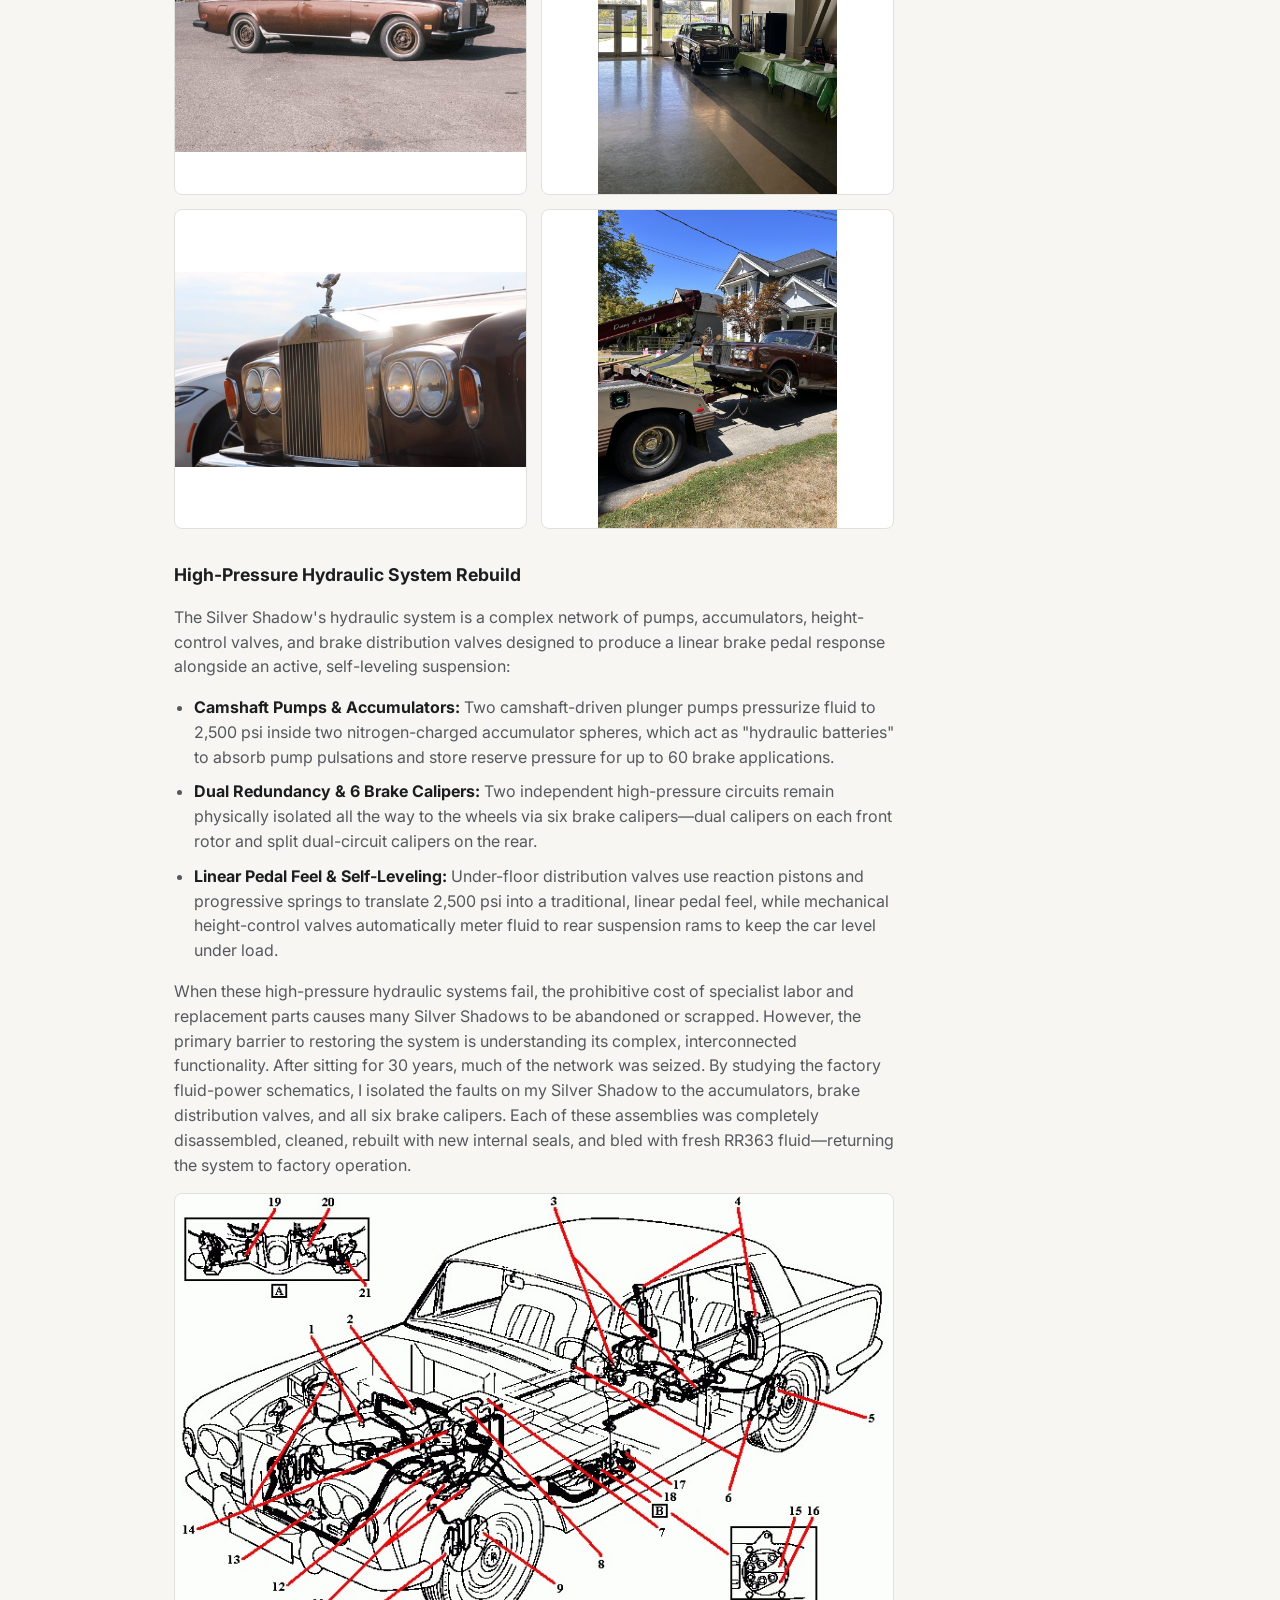
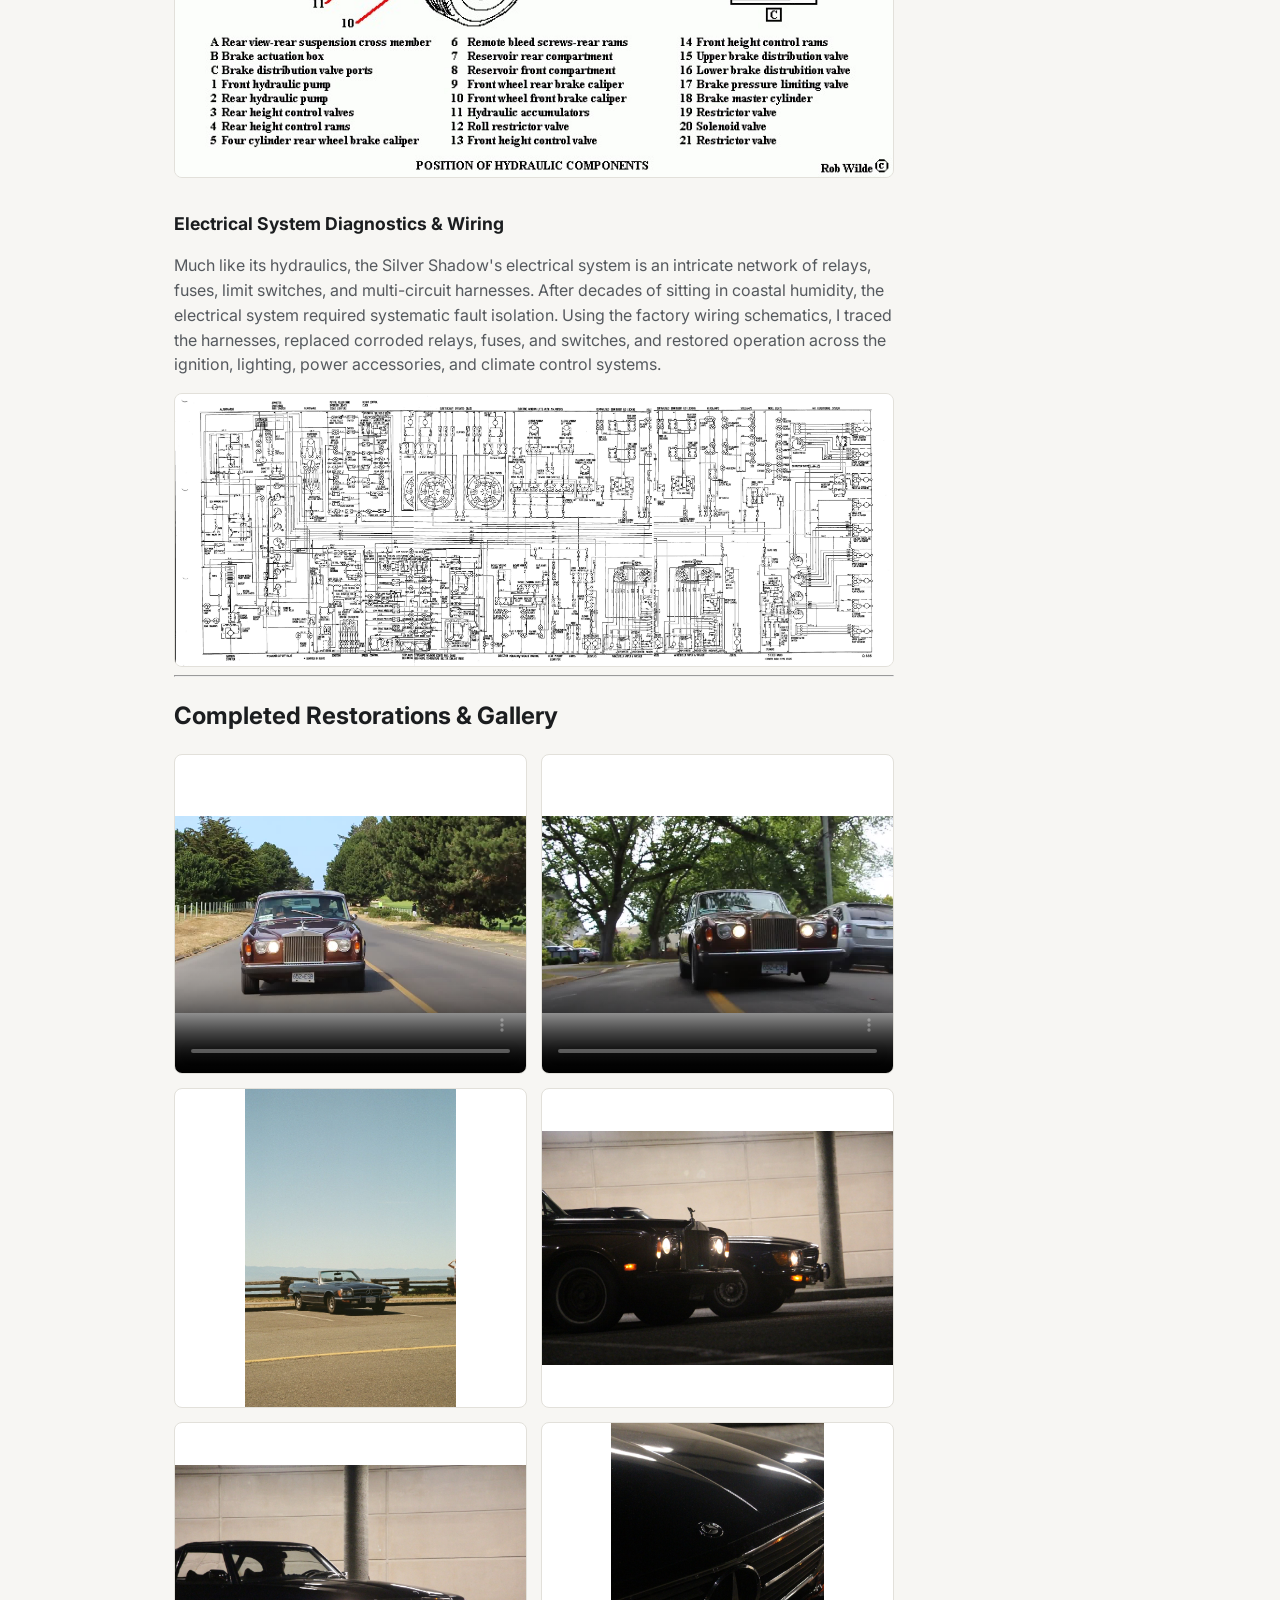
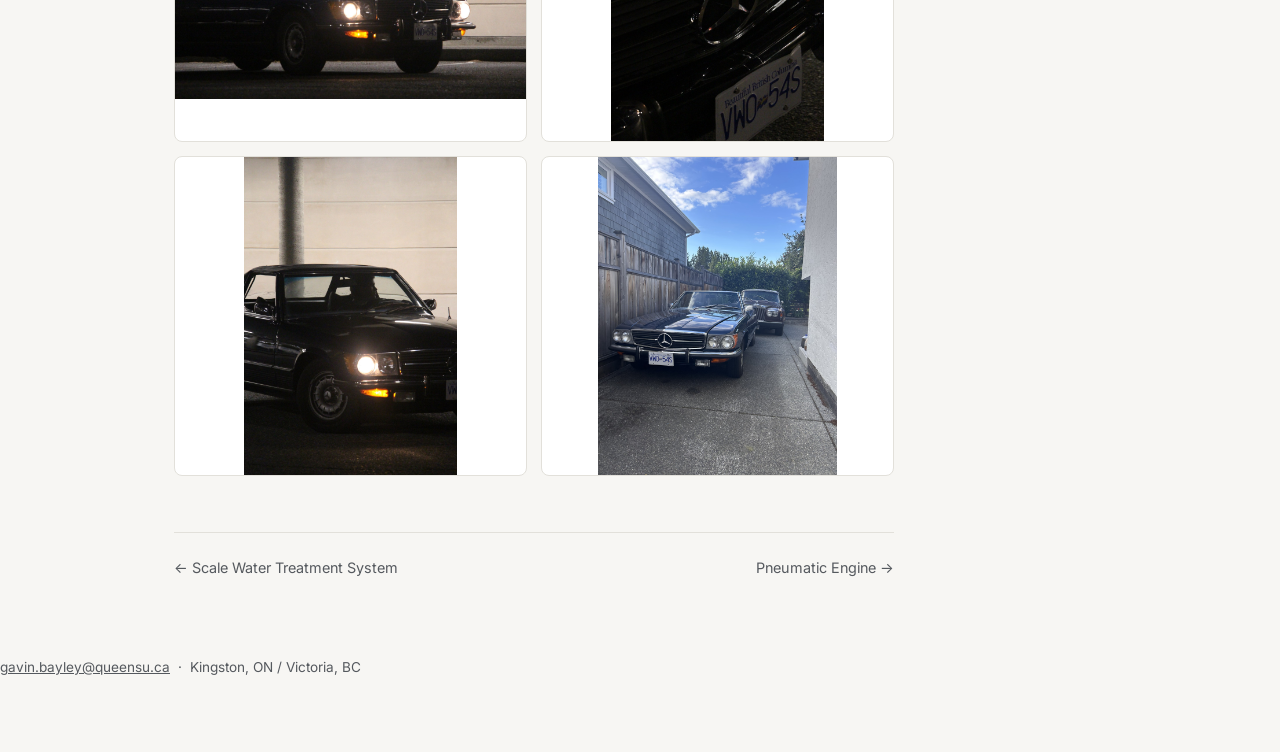
<file: projects/car-restoration.html>
<!doctype html>
<html lang="en">
<head>
<meta charset="UTF-8">
<meta name="viewport" content="width=device-width, initial-scale=1.0">
<title>Classic Automotive Restoration — Gavin Bayley</title>
<link rel="preconnect" href="https://fonts.googleapis.com">
<link rel="preconnect" href="https://fonts.gstatic.com" crossorigin>
<link href="https://fonts.googleapis.com/css2?family=Inter:wght@400;500;600;700&family=JetBrains+Mono:wght@400;500&display=swap" rel="stylesheet">
<link rel="stylesheet" href="../style.css?v=7">
</head>
<body>

<header>
  <nav class="wrap">
    <a class="brand" href="../index.html#top">Gavin Bayley</a>
    <div class="navlinks">
      <a href="../index.html#research">Research</a>
      <a href="../index.html#projects">Projects</a>
      <a href="../index.html#skills">Skills</a>
      <a href="../index.html#contact">Contact</a>
    </div>
  </nav>
</header>

<div class="wrap">
  <a class="back-link" href="../index.html#projects">← Back to portfolio</a>

  <div class="detail-head">
    <h1>Vehicle Restorations</h1>
    <div class="meta">2022 – 2025</div>
    <div class="tags">
      <span class="tag">System Diagnostics</span><span class="tag">Electrical Schematics</span><span class="tag">Hydraulics</span>
      <span class="tag">Mechanical Overhaul</span><span class="tag">Fusion 360</span><span class="tag">3D Printing</span>
      <span class="tag">Bodywork &amp; Refinishing</span>
    </div>
  </div>

  <img class="photo" src="../images/car-restoration/mercedes/41.jpg" alt="Rolls-Royce and Mercedes parked side by side under a parking garage at night">

  <div class="detail-body">
    <p>
      After completing Grade 11, I had the opportunity to purchase three classic vehicles from an estate sale that had been sitting 
      exposed to the ocean air for over 30 years. Over the next several years, I executed comprehensive mechanical, electrical, and 
      cosmetic restorations on two of them: a <strong>1973 Mercedes-Benz 450SL (R107)</strong> and a <strong>1976 Rolls-Royce Silver Shadow</strong>. 
      Working from archival factory schematics and service manuals, this multi-year project focused on systematic fault isolation, 
      component-level rebuilding, and CAD-based reverse engineering to return both vehicles to reliable, roadworthy operation.
    </p>

    <hr>

    <h2>1973 Mercedes-Benz 450SL (R107)</h2>
    <p>
      The 450SL restoration was executed in two distinct phases: an initial mechanical, electrical, and suspension overhaul to make the 
      vehicle mechanically reliable, followed by a bare-metal cosmetic restoration and interior reconditioning.
    </p>

    <h3>Phase 1 — Initial Teardown &amp; Mechanical Revival</h3>
    <p>
      After three decades of sitting outside, every major subsystem required attention before the engine could safely turn over or the car could be driven:
    </p>
    <ul>
      <li><strong>Fuel System:</strong> Rebuilt the K-Jetronic fuel pump, accumulator, and filter assembly; cleaned and replaced the fuel tank and lines; and rebuilt the fuel injectors.</li>
      <li><strong>Starting &amp; Charging:</strong> Installed a new battery, starter motor, starter solenoid, and alternator.</li>
      <li><strong>Ignition &amp; Fluids:</strong> Replaced spark plugs, flushed the cooling system, and changed all engine and transmission fluids.</li>
      <li><strong>Initial Braking &amp; Electrical:</strong> Replaced brake pads, rotors, and lines, and repaired corroded factory wiring, fuses, and relays.</li>
    </ul>
    <div class="gallery">
      <img class="photo" src="../images/car-restoration/03.jpg" alt="The Mercedes as acquired">
      <img class="photo" src="../images/car-restoration/04.jpg" alt="Initial teardown of the Mercedes">
      <img class="photo" src="../images/car-restoration/mercedes/24.jpg" alt="Cleaning a corroded Bosch relay connector in the engine bay">
      <img class="photo" src="../images/car-restoration/mercedes/25.jpg" alt="Rebuilt K-Jetronic fuel accumulator and pump assembly on the workbench">
    </div>

    <h3>First Starts</h3>
    <p>
      The videos below document the progression of the engine revival (left to right, top to bottom): <strong>(1)</strong> first successful 
      engine crank, <strong>(2)</strong> first combustion on starting fluid, <strong>(3)</strong> first independent start on its own fuel system, 
      and <strong>(4)</strong> first smooth idle.
    </p>
    <div class="gallery">
      <video class="photo" controls preload="metadata" poster="../images/car-restoration/mercedes/v-enginebay-poster.jpg">
        <source src="../images/car-restoration/mercedes/v-enginebay.mp4" type="video/mp4">
      </video>
      <video class="photo" controls preload="metadata" poster="../images/car-restoration/mercedes/v-reassembly-poster.jpg">
        <source src="../images/car-restoration/mercedes/v-reassembly.mp4" type="video/mp4">
      </video>
      <video class="photo" controls preload="metadata" poster="../images/car-restoration/mercedes/v-firststart-poster.jpg">
        <source src="../images/car-restoration/mercedes/v-firststart.mp4" type="video/mp4">
      </video>
      <video class="photo" controls preload="metadata" poster="../images/car-restoration/mercedes/v-diagnostics-poster.jpg">
        <source src="../images/car-restoration/mercedes/v-diagnostics.mp4" type="video/mp4">
      </video>
    </div>

    <h3>First Drive &amp; Road Testing</h3>
    <p>
      Taking the 450SL for its first drive was a major milestone, but real-world road testing immediately revealed play in the steering 
      linkage, degraded suspension bushings, and spongy brake feel—guiding the next round of mechanical work.
    </p>
    <img class="photo" src="../images/car-restoration/mercedes/33.jpg" alt="First drive: driving the Mercedes through fall leaves on its original paint">
    <div class="gallery">
      <img class="photo" src="../images/car-restoration/mercedes/34.jpg" alt="The Mercedes on its original paint at a scenic overlook at night">
      <img class="photo" src="../images/car-restoration/mercedes/35.jpg" alt="Night shot of the Mercedes on original paint, headlights on">
    </div>

    <h3>Suspension &amp; Braking Overhaul</h3>
    <p>
      To eliminate vague steering and restore firm pedal feel, the suspension and braking systems were completely overhauled. 
      Worn control arm bushings, steering couplings, ball joints, and tie rods were replaced. All brake calipers were disassembled and 
      rebuilt with new pistons and seals, a new master cylinder was installed, and the entire system was bled.
    </p>
    <div class="gallery">
      <img class="photo" src="../images/car-restoration/mercedes/21.jpg" alt="Corroded front strut, coil spring, and brake rotor before rebuild">
      <img class="photo" src="../images/car-restoration/mercedes/22.jpg" alt="Corroded control arm and rotor, tie rod end visible">
      <img class="photo" src="../images/car-restoration/mercedes/23.jpg" alt="Corroded brake caliper and rotor close-up">
    </div>

    <h3>Electrical Diagnostics &amp; Cabin Rewiring</h3>
    <p>
      Using original factory wiring schematics, I traced and repaired the cabin and engine-bay harnesses. I upgraded the ignition system 
      with an electronic ignition module, rewired the radio and speaker system, and replaced faulty fuses and relays to restore all 
      interior instrumentation and exterior lighting.
    </p>
    <div class="gallery">
      <img class="photo" src="../images/car-restoration/mercedes/26.jpg" alt="Dashboard wiring harness exposed during the radio and speaker rewire">
      <video class="photo" controls preload="metadata" poster="../images/car-restoration/mercedes/v-wiring-poster.jpg">
        <source src="../images/car-restoration/mercedes/v-wiring.mp4" type="video/mp4">
      </video>
    </div>
    <img class="photo" src="../images/car-restoration/mercedes/wiring-combined.jpg" alt="Full factory electrical wiring diagram for the Mercedes 450 SL/SLC, model 107.044/024, with component legend and wire color code">

    <h3>CAD Reverse-Engineering &amp; 3D Printing</h3>
    <p>
      Where original interior trim and climate-control hardware were broken or discontinued, components were measured, 
      reverse-engineered in CAD, and 3D-printed—including replacement A/C control levers and custom mounting hardware, alongside 
      a full surface model of the R107 body for a 3D-printed keychain.
    </p>
    <div class="gallery">
    <img class="photo" src="../images/car-restoration/09.jpg" alt="CAD model of the Mercedes 450SL body, reverse-engineered from measurements">
    <img class="photo" src="../images/car-restoration/mercedes/45.jpg" alt="CAD model of the Mercedes 450SL body, reverse-engineered from measurements">
    </div>
    <h3>Phase 2 — Bare-Metal Bodywork &amp; Refinishing</h3>
    <p>
      Once mechanical reliability was proven, the car entered Phase 2: a bare-metal cosmetic restoration in factory 
      <strong>MB Paint Code 904 (Midnight Blue)</strong>. Every removable panel was detached, and the entire shell was stripped 
      to bare metal by hand to remove surface oxidation and ensure proper primer adhesion.
    </p>
    <video class="photo" controls preload="metadata" poster="../images/car-restoration/mercedes/v-primer-poster.jpg">
      <source src="../images/car-restoration/mercedes/v-primer.mp4" type="video/mp4">
    </video>
    <img class="photo" src="../images/car-restoration/mercedes/16.jpg" alt="Official Mercedes-Benz R107 SL color reference chart, used to choose the respray color">
    <div class="gallery">
      <img class="photo" src="../images/car-restoration/mercedes/14.jpg" alt="Front clip stripped to bare metal, engine bay exposed, bumper removed">
      <img class="photo" src="../images/car-restoration/mercedes/15.jpg" alt="Full car stripped to bare metal, ready for primer">
    </div>
    <p>
      I performed all surface preparation in-house—including dent removal, body filler shaping, panel gap alignment, block sanding, and 
      primer application—before handing the prepped shell and panels to a professional paint booth for the final basecoat and clearcoat application.
    </p>
    <div class="gallery">
      <img class="photo" src="../images/car-restoration/mercedes/17.jpg" alt="Freshly painted panels on stands in the driveway">
      <img class="photo" src="../images/car-restoration/mercedes/18.jpg" alt="Close-up of a freshly painted panel, masking still on">
      <img class="photo" src="../images/car-restoration/mercedes/19.jpg" alt="Front fender panel freshly painted, chrome bumper attached">
    </div>

    <h3>Interior Reconditioning &amp; Final Assembly</h3>
    <p>
      Simultaneously, the cabin and trunk were stripped and restored. The seats were reupholstered, and the dashboard, gauge cluster, 
      door cards, and carpets were reconditioned. Final assembly reunited the painted panels, chrome bumpers, exterior trim, lighting 
      harnesses, and a new convertible soft top with the chassis.
    </p>
    <div class="gallery">
      <img class="photo" src="../images/car-restoration/mercedes/27.jpg" alt="Restored trunk with 450SL badge trim and clean carpet">
      <img class="photo" src="../images/car-restoration/mercedes/28.jpg" alt="Restored dashboard, gauges, and steering wheel">
      <img class="photo" src="../images/car-restoration/mercedes/29.jpg" alt="Restored front seats in black leather">
      <img class="photo" src="../images/car-restoration/mercedes/30.jpg" alt="Cleaned footwell, pedals, and carpet">
    </div>

    <div class="gallery">
      <img class="photo" src="../images/car-restoration/mercedes/31.jpg" alt="Front-on with headlights on, testing electrics before final reassembly">
      <img class="photo" src="../images/car-restoration/mercedes/32.jpg" alt="Backing the finished car out of the garage at night">
    </div>

    <hr>

    <h2>1976 Rolls-Royce Silver Shadow</h2>
    <p>
      The second restoration focused on a left-hand-drive 1976 Rolls-Royce Silver Shadow—an interim "Shadow 1.5" model incorporating 
      Series II mechanical revisions while retaining the Series I body and dashboard architecture. The primary engineering challenge 
      was diagnosing and rebuilding its seized, dual-redundant high-pressure hydraulic system and complex electrical architecture.
    </p>
    <div class="gallery">
      <img class="photo" src="../images/car-restoration/rolls/01.jpg" alt="The Rolls-Royce mid-restoration, driving on steel wheels without trim rings">
      <img class="photo" src="../images/car-restoration/rolls/02.jpg" alt="The finished Rolls-Royce on display indoors at a car show">
      <img class="photo" src="../images/car-restoration/rolls/03.jpg" alt="Close-up of the Spirit of Ecstasy hood ornament and grille">
      <img class="photo" src="../images/car-restoration/rolls/09.jpg" alt="The Rolls-Royce being brought home on a tow truck">
    </div>

    <h3>High-Pressure Hydraulic System Rebuild</h3>
    <p>
      The Silver Shadow's hydraulic system is a complex network of pumps, accumulators, height-control valves, and brake distribution valves 
      designed to produce a linear brake pedal response alongside an active, self-leveling suspension:
    </p>
    <ul>
      <li><strong>Camshaft Pumps &amp; Accumulators:</strong> Two camshaft-driven plunger pumps pressurize fluid to 2,500 psi inside two nitrogen-charged accumulator spheres, which act as "hydraulic batteries" to absorb pump pulsations and store reserve pressure for up to 60 brake applications.</li>
      <li><strong>Dual Redundancy &amp; 6 Brake Calipers:</strong> Two independent high-pressure circuits remain physically isolated all the way to the wheels via six brake calipers—dual calipers on each front rotor and split dual-circuit calipers on the rear.</li>
      <li><strong>Linear Pedal Feel &amp; Self-Leveling:</strong> Under-floor distribution valves use reaction pistons and progressive springs to translate 2,500 psi into a traditional, linear pedal feel, while mechanical height-control valves automatically meter fluid to rear suspension rams to keep the car level under load.</li>
    </ul>
    <p>
      When these high-pressure hydraulic systems fail, the prohibitive cost of specialist labor and replacement parts causes many 
      Silver Shadows to be abandoned or scrapped. However, the primary barrier to restoring the system is understanding its complex, 
      interconnected functionality. After sitting for 30 years, much of the network was seized. By studying the factory fluid-power 
      schematics, I isolated the faults on my Silver Shadow to the accumulators, brake distribution valves, and all six brake calipers. 
      Each of these assemblies was completely disassembled, cleaned, rebuilt with new internal seals, and bled with fresh RR363 fluid—returning 
      the system to factory operation.
    </p>

    <img class="photo" src="../images/car-restoration/rolls/08.jpg" alt="Cutaway diagram labeling every hydraulic component: pumps, height control valves and rams, accumulators, and brake distribution valves">
    
    <h3>Electrical System Diagnostics &amp; Wiring</h3>
    <p>
      Much like its hydraulics, the Silver Shadow's electrical system is an intricate network of relays, fuses, limit switches, and 
      multi-circuit harnesses. After decades of sitting in coastal humidity, the electrical system required systematic fault isolation. 
      Using the factory wiring schematics, I traced the harnesses, replaced corroded relays, fuses, and switches, and restored operation 
      across the ignition, lighting, power accessories, and climate control systems.
    </p>

    <img class="photo" src="../images/car-restoration/rolls/wiring-combined.jpg" alt="Full Rolls-Royce Silver Shadow LHD wiring diagram, sheet 3, all three panels joined into one continuous schematic: alternator/ignition/starting through seats/window lifts/door locking through headlamps/panel lights/air conditioning/stereo radio">

    <hr>

    <h2>Completed Restorations &amp; Gallery</h2>
    <div class="gallery">
      <video class="photo" controls preload="metadata" poster="../images/car-restoration/rolls/v-drive1-poster.jpg">
        <source src="../images/car-restoration/rolls/v-drive1.mp4" type="video/mp4">
      </video>
      <video class="photo" controls preload="metadata" poster="../images/car-restoration/rolls/v-drive3-poster.jpg">
        <source src="../images/car-restoration/rolls/v-drive3.mp4" type="video/mp4">
      </video>
      <img class="photo" src="../images/car-restoration/01.jpg" alt="The finished Mercedes at a scenic oceanfront pullout">
      <img class="photo" src="../images/car-restoration/mercedes/37.jpg" alt="Night shot: Rolls-Royce and Mercedes headlights, close together">
      <img class="photo" src="../images/car-restoration/mercedes/38.jpg" alt="Night shot: driving the finished Mercedes, driver silhouette">
      <img class="photo" src="../images/car-restoration/mercedes/39.jpg" alt="Close-up of the Mercedes grille emblem at night">
      <img class="photo" src="../images/car-restoration/mercedes/40.jpg" alt="Front three-quarter night shot of the finished Mercedes">
      <img class="photo" src="../images/car-restoration/mercedes/42.jpg" alt="Both restored cars parked together in the driveway, daytime">
    </div>

    <div class="detail-nav">
      <a href="water-treatment.html">← Scale Water Treatment System</a>
      <a href="pneumatic-engine.html">Pneumatic Engine →</a>
    </div>
  </div>
</div>

<footer id="contact">
  <p>
    <a href="mailto:gavin.bayley@queensu.ca">gavin.bayley@queensu.ca</a>
    &nbsp;·&nbsp; Kingston, ON / Victoria, BC
  </p>
</footer>

</body>
</html>
</file>
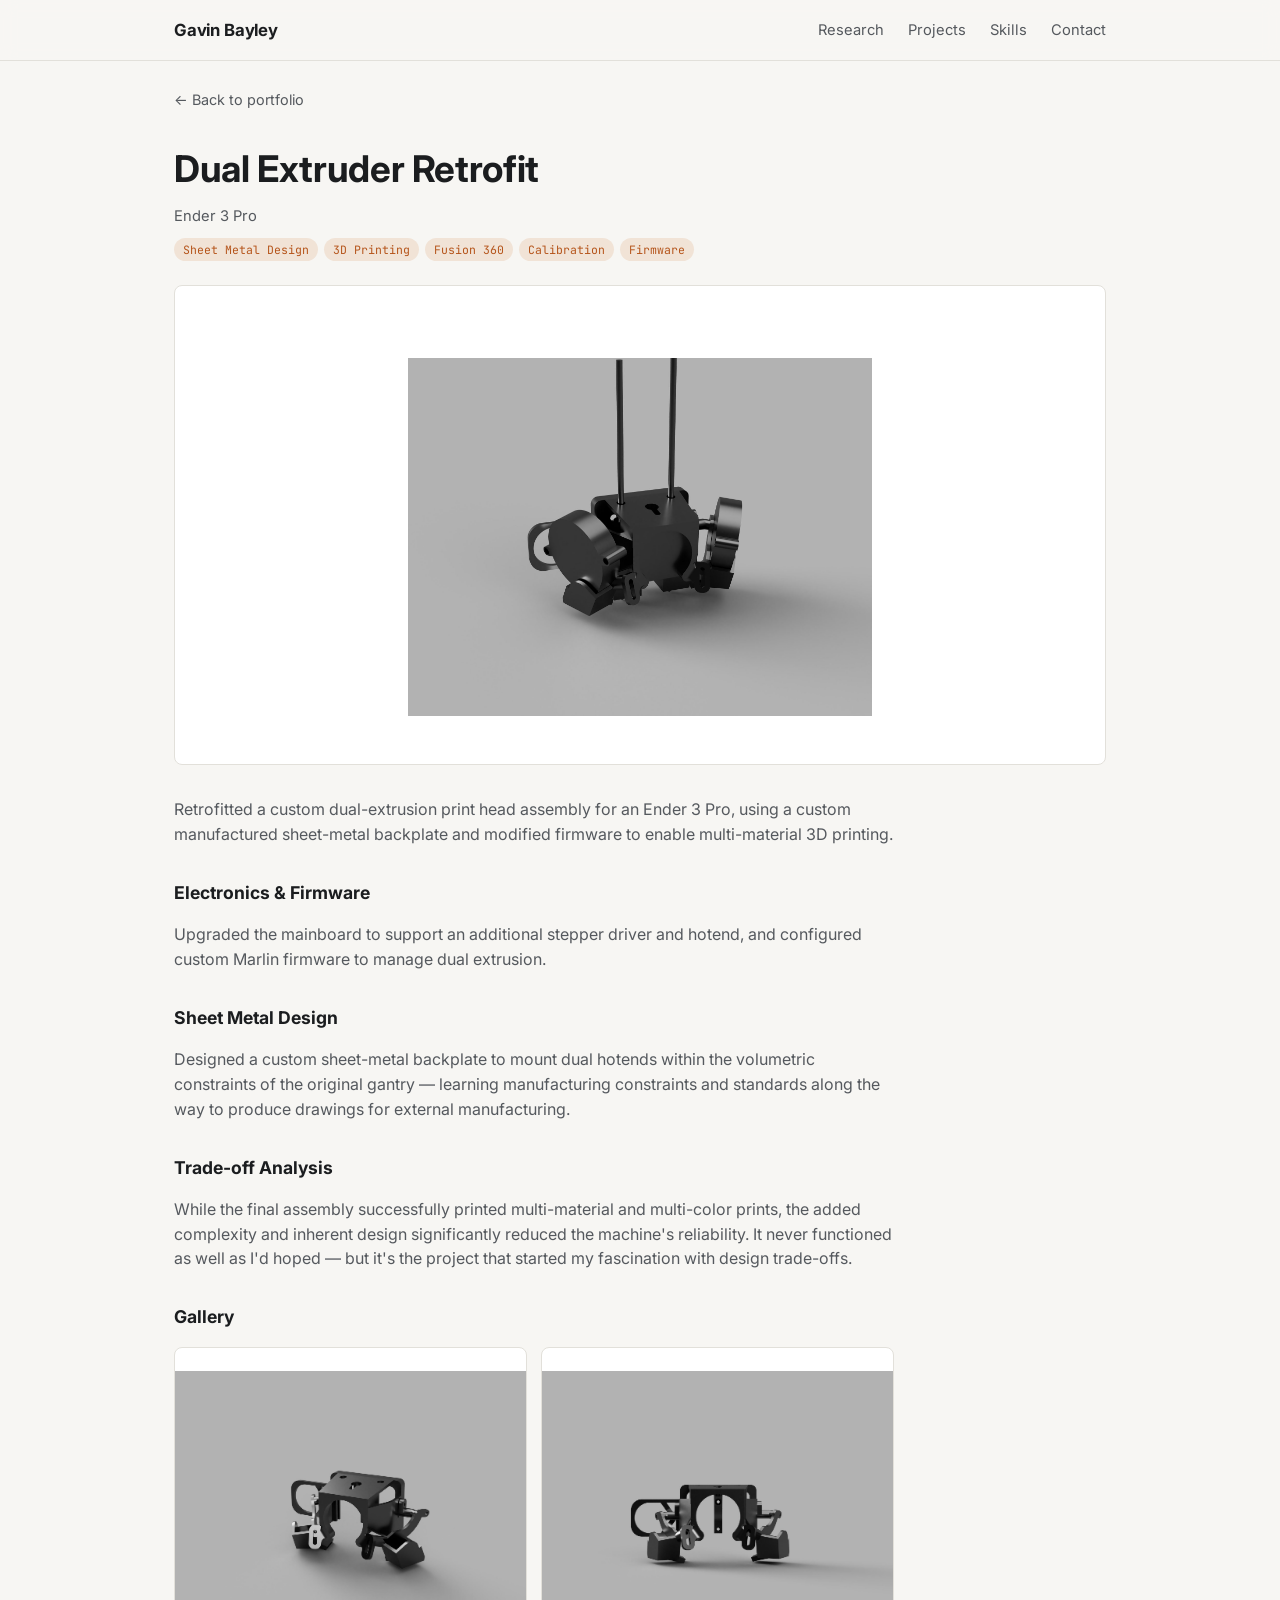
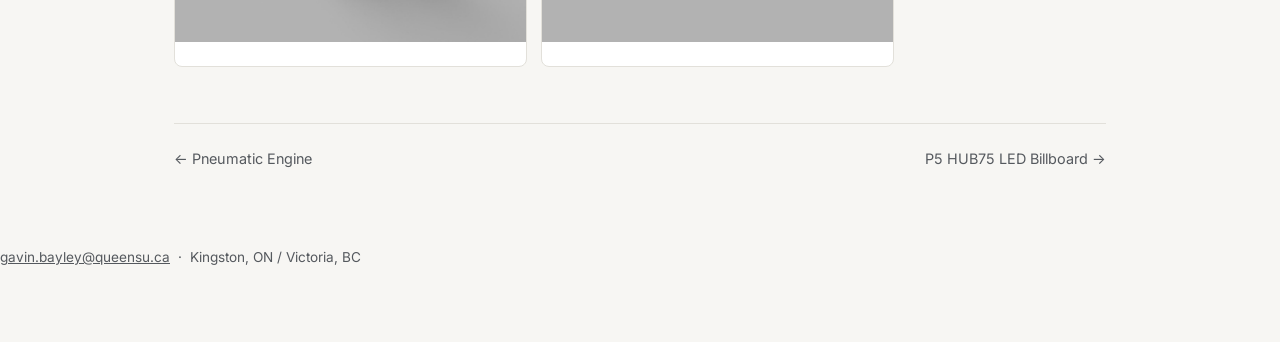
<file: projects/dual-extruder.html>
<!doctype html>
<html lang="en">
<head>
<meta charset="UTF-8">
<meta name="viewport" content="width=device-width, initial-scale=1.0">
<title>Dual Extruder Retrofit — Gavin Bayley</title>
<link rel="preconnect" href="https://fonts.googleapis.com">
<link rel="preconnect" href="https://fonts.gstatic.com" crossorigin>
<link href="https://fonts.googleapis.com/css2?family=Inter:wght@400;500;600;700&family=JetBrains+Mono:wght@400;500&display=swap" rel="stylesheet">
<link rel="stylesheet" href="../style.css?v=7">
</head>
<body>

<header>
  <nav class="wrap">
    <a class="brand" href="../index.html#top">Gavin Bayley</a>
    <div class="navlinks">
      <a href="../index.html#research">Research</a>
      <a href="../index.html#projects">Projects</a>
      <a href="../index.html#skills">Skills</a>
      <a href="../index.html#contact">Contact</a>
    </div>
  </nav>
</header>

<div class="wrap">
  <a class="back-link" href="../index.html#projects">← Back to portfolio</a>

  <div class="detail-head">
    <h1>Dual Extruder Retrofit</h1>
    <div class="meta">Ender 3 Pro</div>
    <div class="tags">
      <span class="tag">Sheet Metal Design</span><span class="tag">3D Printing</span>
      <span class="tag">Fusion 360</span><span class="tag">Calibration</span><span class="tag">Firmware</span>
    </div>
  </div>

  <img class="photo hero" src="../images/dual-extruder/01.jpg" alt="Rendering of the dual-extruder backplate assembly">

  <div class="detail-body">
    <p>
      Retrofitted a custom dual-extrusion print head assembly for an Ender 3 Pro, using a custom
      manufactured sheet-metal backplate and modified firmware to enable multi-material 3D
      printing.
    </p>

    <h3>Electronics &amp; Firmware</h3>
    <p>
      Upgraded the mainboard to support an additional stepper driver and hotend, and configured
      custom Marlin firmware to manage dual extrusion.
    </p>

    <h3>Sheet Metal Design</h3>
    <p>
      Designed a custom sheet-metal backplate to mount dual hotends within the volumetric
      constraints of the original gantry — learning manufacturing constraints and standards along
      the way to produce drawings for external manufacturing.
    </p>

    <h3>Trade-off Analysis</h3>
    <p>
      While the final assembly successfully printed multi-material and multi-color prints, the
      added complexity and inherent design significantly reduced the machine's reliability. It
      never functioned as well as I'd hoped — but it's the project that started my fascination
      with design trade-offs.
    </p>

    <h3>Gallery</h3>
    <div class="gallery">
      <img class="photo" src="../images/dual-extruder/02.jpg" alt="Rendering of the backplate assembly, alternate view">
      <img class="photo" src="../images/dual-extruder/03.jpg" alt="Rendering of the backplate assembly, third view">
    </div>
  </div>

  <div class="detail-nav">
    <a href="pneumatic-engine.html">← Pneumatic Engine</a>
    <a href="led-billboard.html">P5 HUB75 LED Billboard →</a>
  </div>
</div>

<footer id="contact">
  <p>
    <a href="mailto:gavin.bayley@queensu.ca">gavin.bayley@queensu.ca</a>
    &nbsp;·&nbsp; Kingston, ON / Victoria, BC
  </p>
</footer>

</body>
</html>
</file>
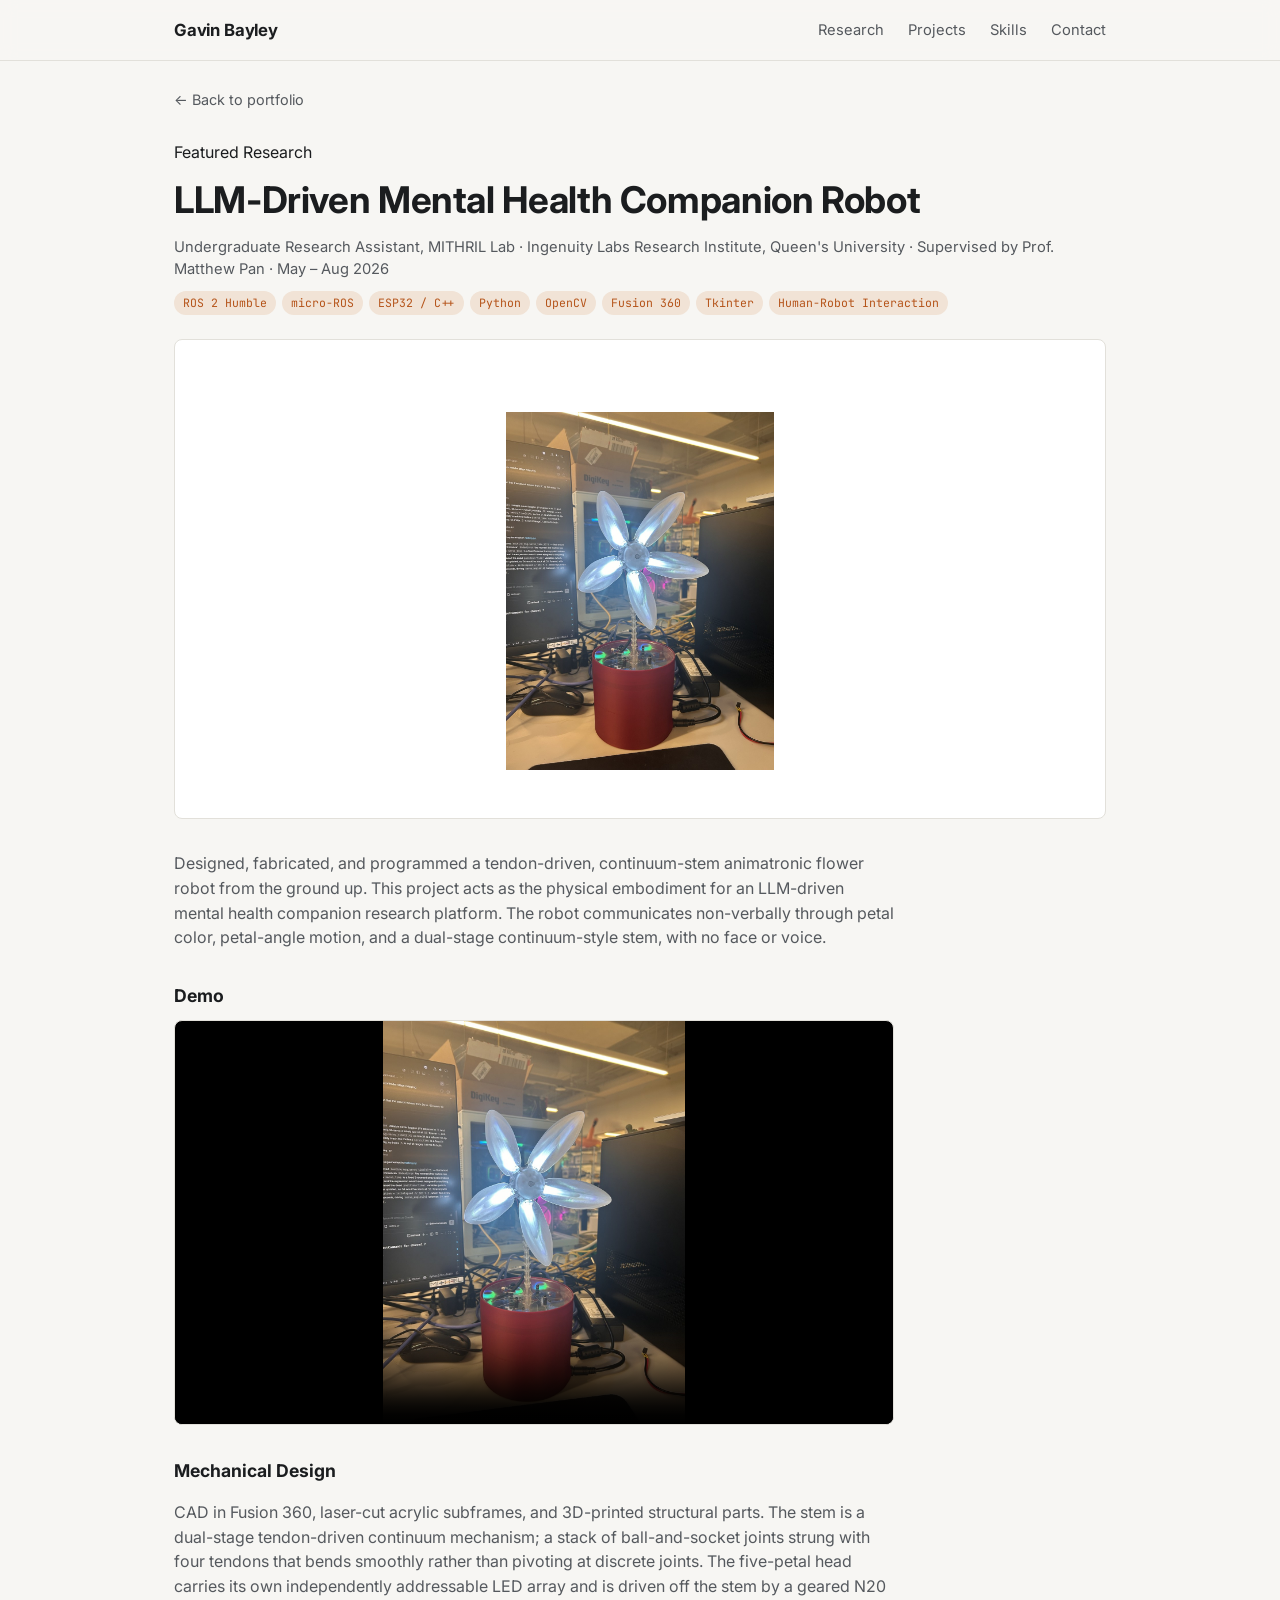
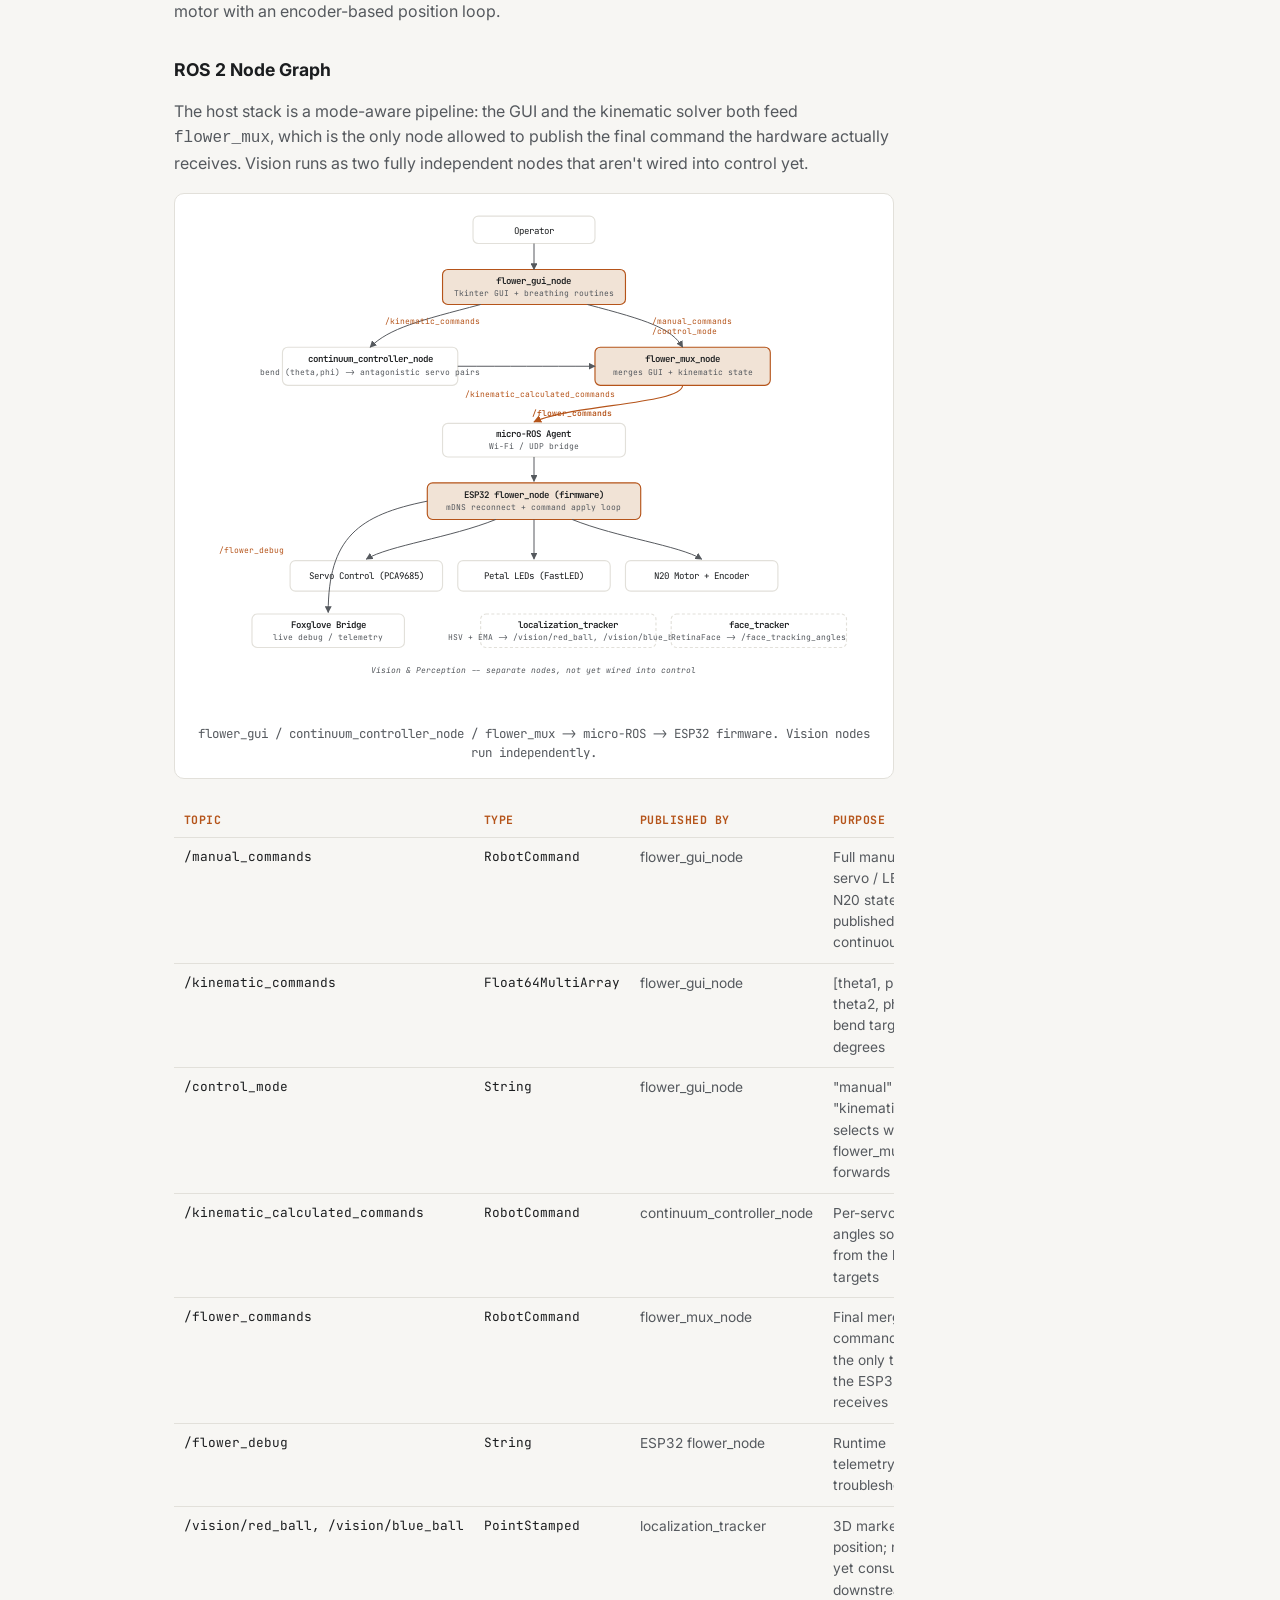
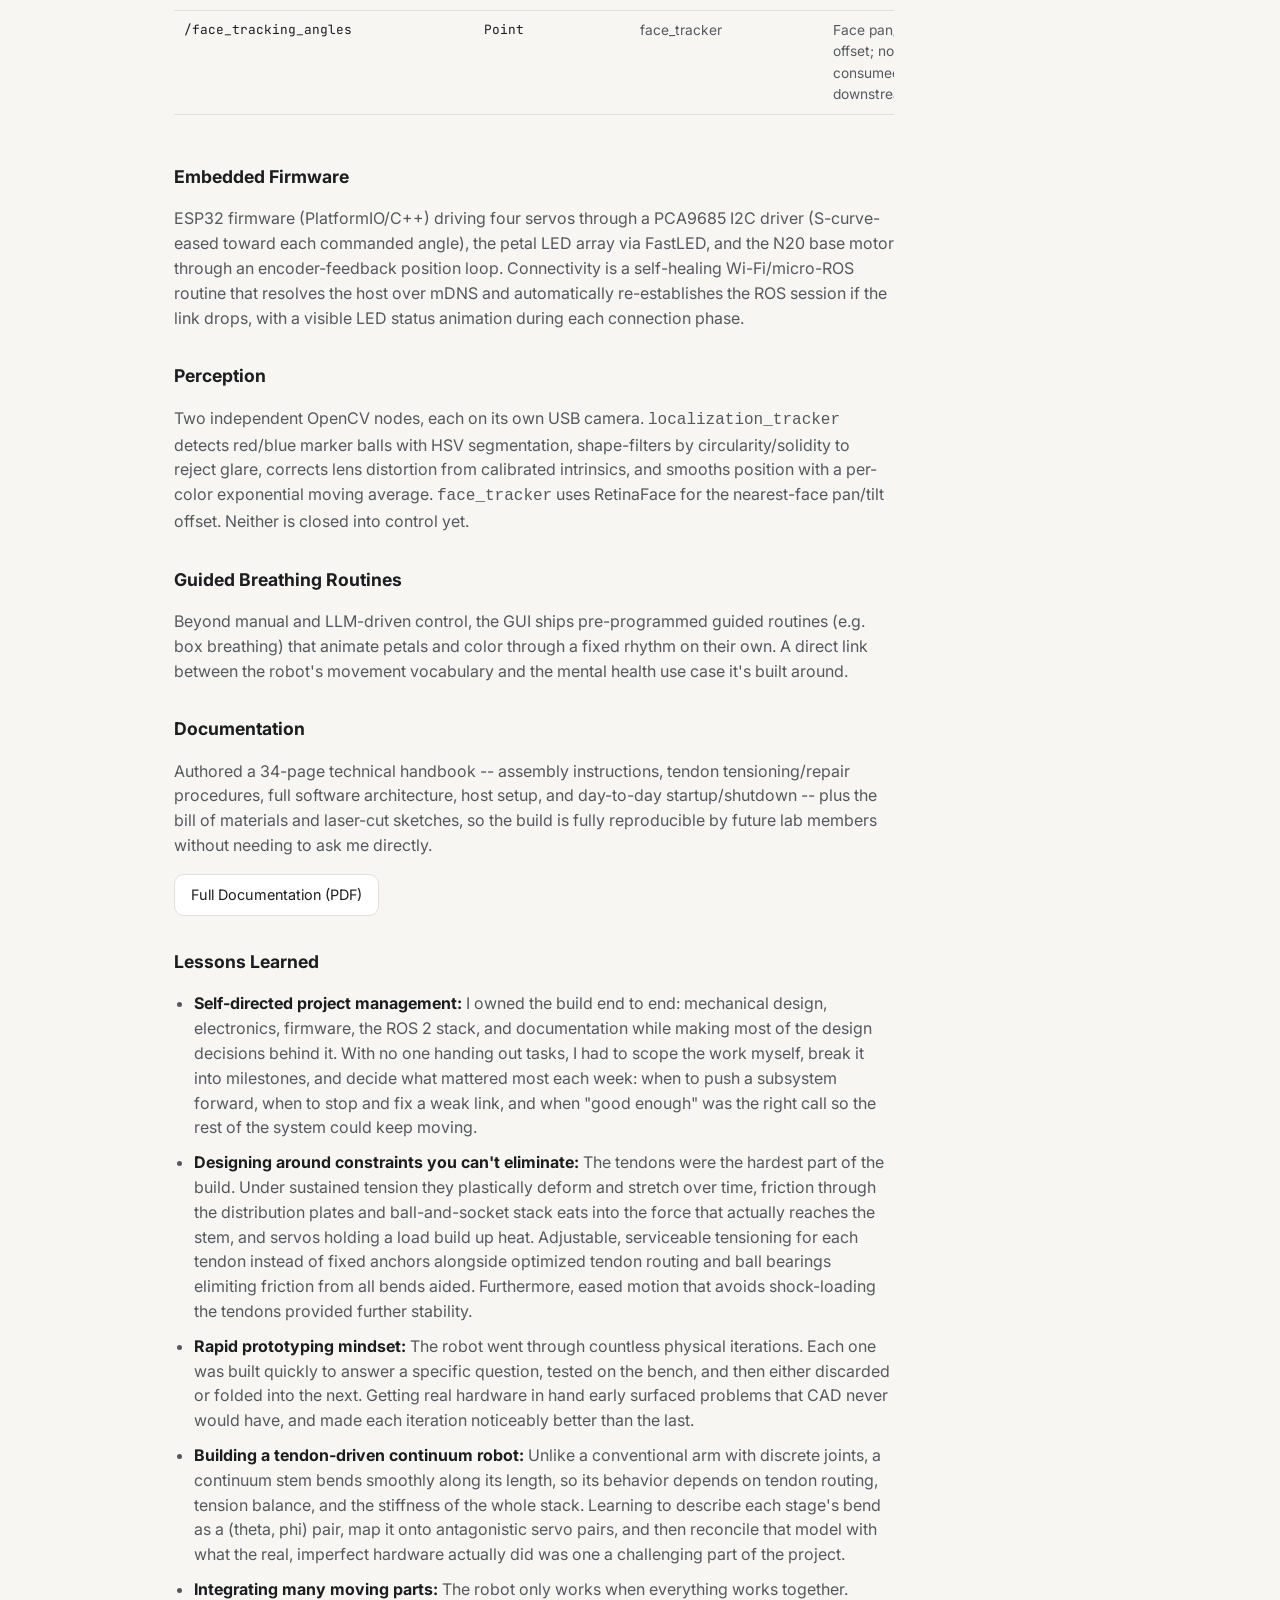
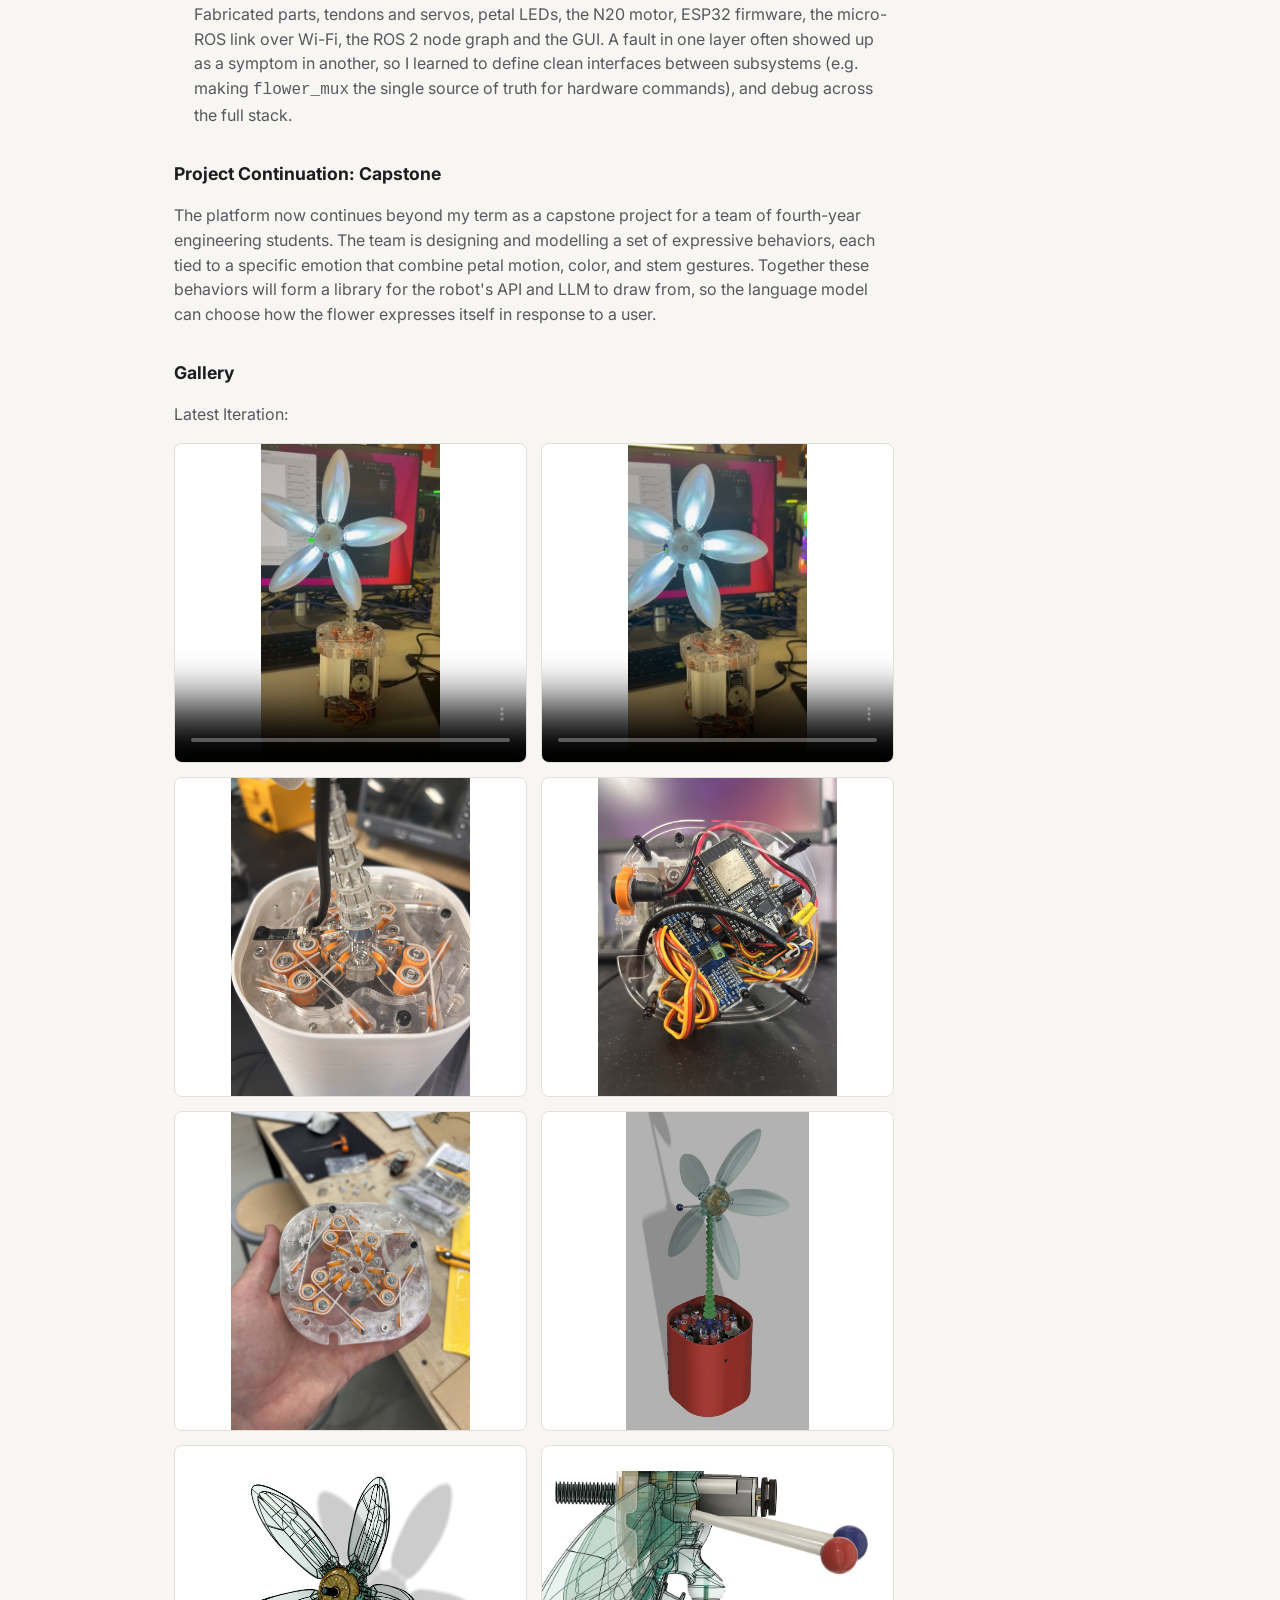
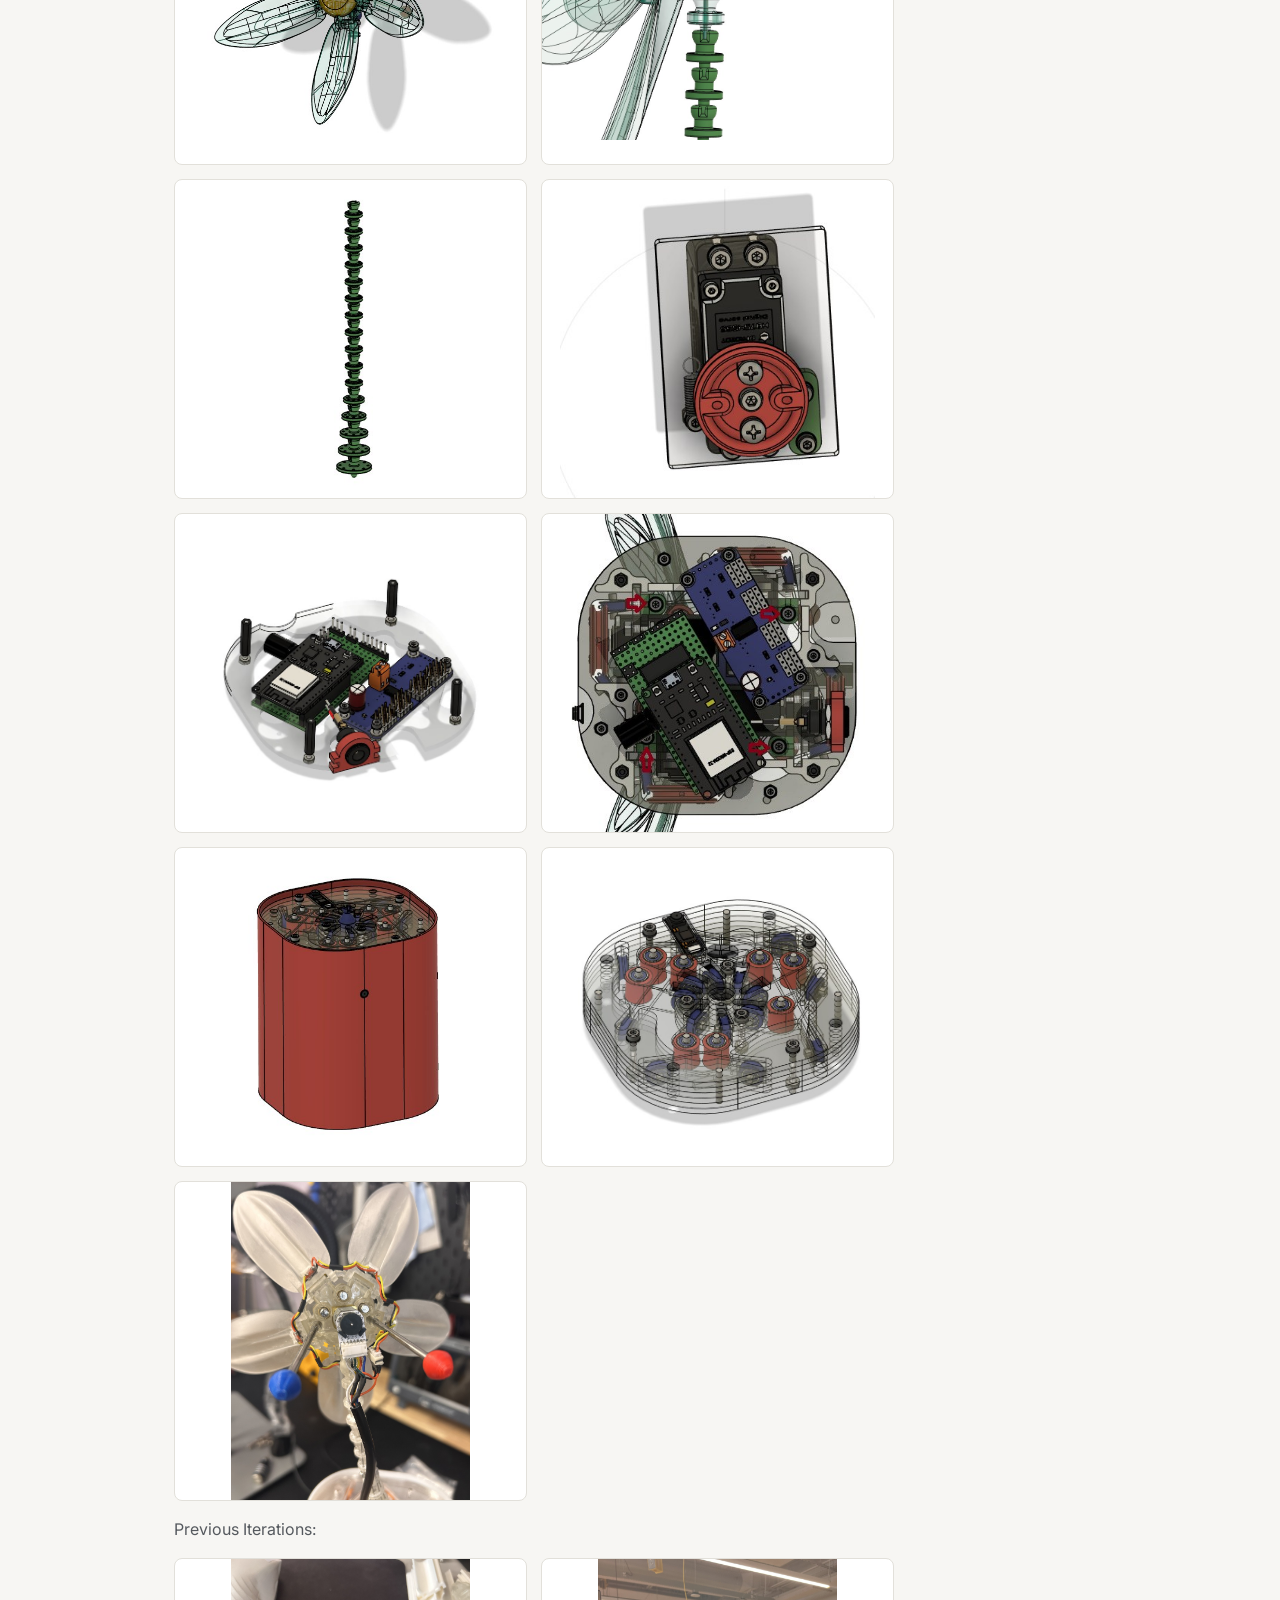
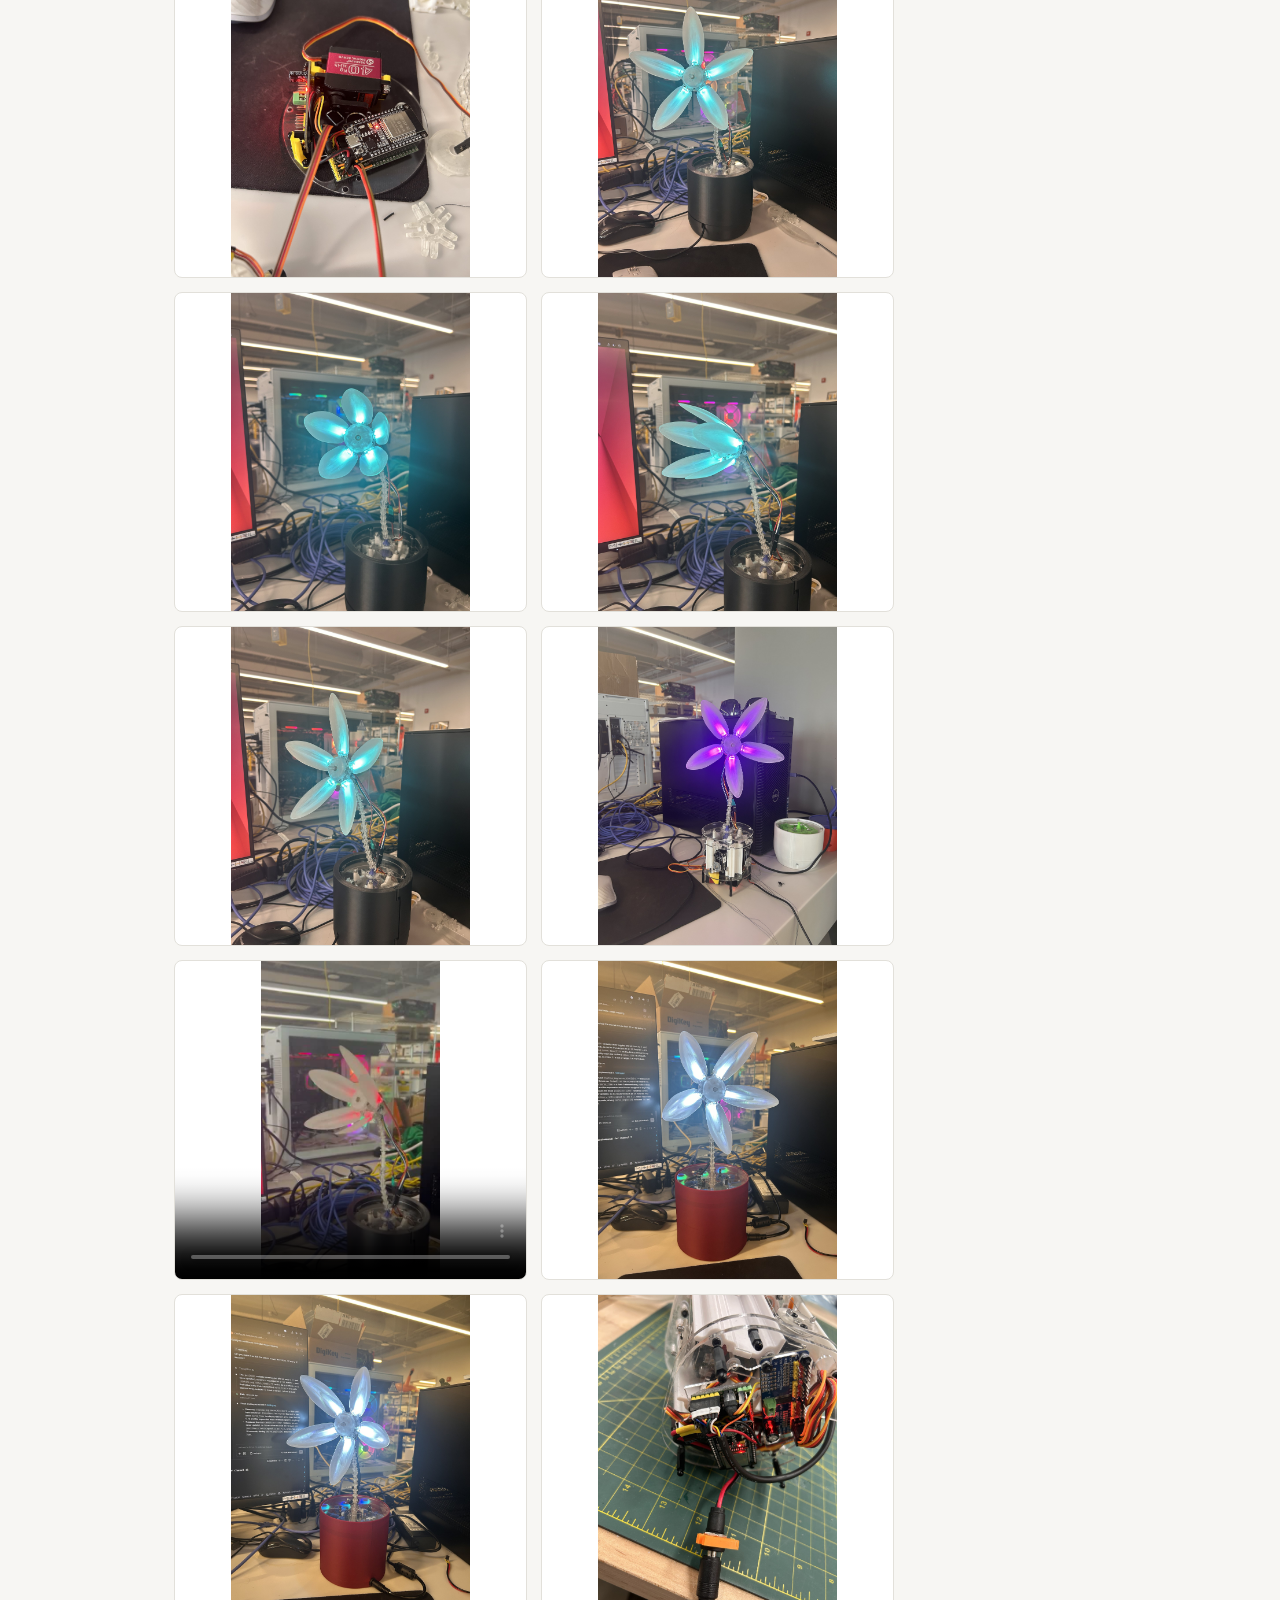
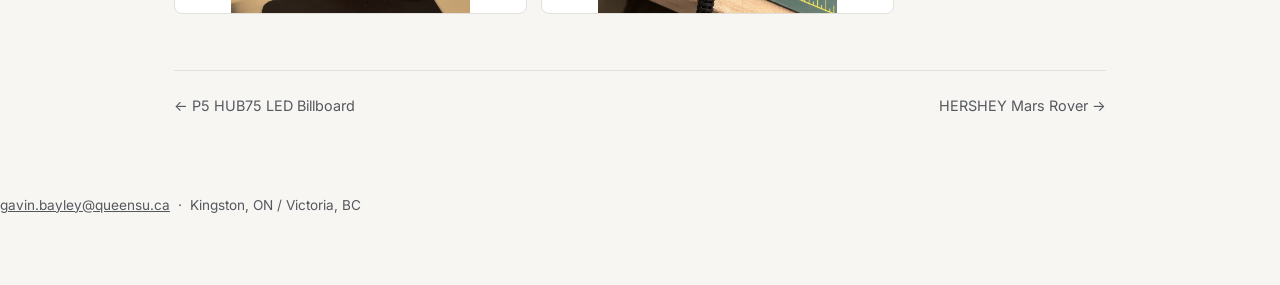
<file: projects/flower-robot.html>
<!doctype html>
<html lang="en">
<head>
<meta charset="UTF-8">
<meta name="viewport" content="width=device-width, initial-scale=1.0">
<title>LLM-Driven Mental Health Companion Robot — Gavin Bayley</title>
<link rel="preconnect" href="https://fonts.googleapis.com">
<link rel="preconnect" href="https://fonts.gstatic.com" crossorigin>
<link href="https://fonts.googleapis.com/css2?family=Inter:wght@400;500;600;700&family=JetBrains+Mono:wght@400;500&display=swap" rel="stylesheet">
<link rel="stylesheet" href="../style.css?v=7">
</head>
<body>

<header>
  <nav class="wrap">
    <a class="brand" href="../index.html#top">Gavin Bayley</a>
    <div class="navlinks">
      <a href="../index.html#research">Research</a>
      <a href="../index.html#projects">Projects</a>
      <a href="../index.html#skills">Skills</a>
      <a href="../index.html#contact">Contact</a>
    </div>
  </nav>
</header>

<div class="wrap">
  <a class="back-link" href="../index.html#research">← Back to portfolio</a>

  <div class="detail-head">
    <div class="kicker">Featured Research</div>
    <h1>LLM-Driven Mental Health Companion Robot</h1>
    <div class="meta">Undergraduate Research Assistant, MITHRIL Lab · Ingenuity Labs Research Institute, Queen's University · Supervised by Prof. Matthew Pan · May – Aug 2026</div>
    <div class="tags">
      <span class="tag">ROS 2 Humble</span><span class="tag">micro-ROS</span><span class="tag">ESP32 / C++</span>
      <span class="tag">Python</span><span class="tag">OpenCV</span><span class="tag">Fusion 360</span>
      <span class="tag">Tkinter</span><span class="tag">Human-Robot Interaction</span>
    </div>
  </div>

  <img class="photo hero" src="../images/flower-robot/10.jpg" alt="The fully assembled flower robot, powered on, in the lab">

  <div class="detail-body">
    <p>
      Designed, fabricated, and programmed a tendon-driven, continuum-stem animatronic flower
      robot from the ground up. This project acts as the physical embodiment for an LLM-driven mental health
      companion research platform. The robot communicates non-verbally through petal color, petal-angle motion, and a dual-stage
      continuum-style stem, with no face or voice.
    </p>

    <h3>Demo</h3>
    <video class="photo" controls preload="metadata" poster="../images/flower-robot/10.jpg">
      <source src="../images/flower-robot/demo.mp4" type="video/mp4">
    </video>

    <h3>Mechanical Design</h3>
    <p>
      CAD in Fusion 360, laser-cut acrylic subframes, and 3D-printed structural parts. The stem is
      a dual-stage tendon-driven continuum mechanism; a stack of ball-and-socket joints strung
      with four tendons that bends smoothly rather than pivoting at discrete joints. The five-petal
      head carries its own independently addressable LED array and is driven off the stem by a
      geared N20 motor with an encoder-based position loop.
    </p>

    <h3>ROS 2 Node Graph</h3>
    <p>
      The host stack is a mode-aware pipeline: the GUI and the kinematic solver both feed
      <code>flower_mux</code>, which is the only node allowed to publish the final command the
      hardware actually receives. Vision runs as two fully independent nodes that
      aren't wired into control yet.
    </p>
    <div class="diagram-wrap">
      <svg class="diagram" viewBox="0 0 900 660" width="900" height="660" xmlns="http://www.w3.org/2000/svg">
        <defs>
          <marker id="fArrow" viewBox="0 0 10 10" refX="9" refY="5" markerWidth="7" markerHeight="7" orient="auto-start-reverse">
            <path d="M0,0 L10,5 L0,10 z" fill="var(--text-dim)"></path>
          </marker>
          <marker id="fArrowAccent" viewBox="0 0 10 10" refX="9" refY="5" markerWidth="7" markerHeight="7" orient="auto-start-reverse">
            <path d="M0,0 L10,5 L0,10 z" fill="var(--accent)"></path>
          </marker>
        </defs>
        <rect class="dg-node" x="370" y="8" width="160" height="36" rx="7"></rect>
        <text class="dg-text" x="450" y="31" text-anchor="middle">Operator</text>
        <rect class="dg-node-accent" x="330" y="78" width="240" height="46" rx="7"></rect>
        <text class="dg-text" x="450" y="97" text-anchor="middle" font-weight="600">flower_gui_node</text>
        <text class="dg-text-dim" x="450" y="113" text-anchor="middle">Tkinter GUI + breathing routines</text>
        <line class="dg-edge" x1="450" y1="44" x2="450" y2="78" marker-end="url(#fArrow)"></line>
        <rect class="dg-node" x="120" y="180" width="230" height="50" rx="7"></rect>
        <text class="dg-text" x="235" y="200" text-anchor="middle" font-weight="600">continuum_controller_node</text>
        <text class="dg-text-dim" x="235" y="216" text-anchor="middle">bend (theta,phi) -&gt; antagonistic servo pairs</text>
        <rect class="dg-node-accent" x="530" y="180" width="230" height="50" rx="7"></rect>
        <text class="dg-text" x="645" y="200" text-anchor="middle" font-weight="600">flower_mux_node</text>
        <text class="dg-text-dim" x="645" y="216" text-anchor="middle">merges GUI + kinematic state</text>
        <path class="dg-edge" d="M380,124 C300,145 260,155 235,180" marker-end="url(#fArrow)"></path>
        <text class="dg-text-accent" x="255" y="150">/kinematic_commands</text>
        <path class="dg-edge" d="M520,124 C600,145 630,155 645,180" marker-end="url(#fArrow)"></path>
        <text class="dg-text-accent" x="605" y="150">/manual_commands</text>
        <text class="dg-text-accent" x="605" y="163">/control_mode</text>
        <path class="dg-edge" d="M350,205 C420,205 460,205 530,205" marker-end="url(#fArrow)"></path>
        <text class="dg-text-accent" x="360" y="245">/kinematic_calculated_commands</text>
        <path class="dg-edge-accent" d="M645,230 C645,255 500,255 450,278" marker-end="url(#fArrowAccent)"></path>
        <text class="dg-text-accent" x="500" y="270" text-anchor="middle" font-weight="600">/flower_commands</text>
        <rect class="dg-node" x="330" y="280" width="240" height="44" rx="7"></rect>
        <text class="dg-text" x="450" y="298" text-anchor="middle" font-weight="600">micro-ROS Agent</text>
        <text class="dg-text-dim" x="450" y="314" text-anchor="middle">Wi-Fi / UDP bridge</text>
        <line class="dg-edge" x1="450" y1="324" x2="450" y2="356" marker-end="url(#fArrow)"></line>
        <rect class="dg-node-accent" x="310" y="358" width="280" height="48" rx="7"></rect>
        <text class="dg-text" x="450" y="378" text-anchor="middle" font-weight="600">ESP32 flower_node (firmware)</text>
        <text class="dg-text-dim" x="450" y="394" text-anchor="middle">mDNS reconnect + command apply loop</text>
        <path class="dg-edge" d="M400,406 C340,430 260,440 230,458" marker-end="url(#fArrow)"></path>
        <path class="dg-edge" d="M450,406 L450,458" marker-end="url(#fArrow)"></path>
        <path class="dg-edge" d="M500,406 C560,430 640,440 670,458" marker-end="url(#fArrow)"></path>
        <rect class="dg-node" x="130" y="460" width="200" height="40" rx="7"></rect>
        <text class="dg-text" x="230" y="484" text-anchor="middle">Servo Control (PCA9685)</text>
        <rect class="dg-node" x="350" y="460" width="200" height="40" rx="7"></rect>
        <text class="dg-text" x="450" y="484" text-anchor="middle">Petal LEDs (FastLED)</text>
        <rect class="dg-node" x="570" y="460" width="200" height="40" rx="7"></rect>
        <text class="dg-text" x="670" y="484" text-anchor="middle">N20 Motor + Encoder</text>
        <path class="dg-edge" d="M310,382 C220,400 180,430 180,528" marker-end="url(#fArrow)"></path>
        <text class="dg-text-accent" x="80" y="450" text-anchor="middle">/flower_debug</text>
        <rect class="dg-node" x="80" y="530" width="200" height="44" rx="7"></rect>
        <text class="dg-text" x="180" y="548" text-anchor="middle" font-weight="600">Foxglove Bridge</text>
        <text class="dg-text-dim" x="180" y="564" text-anchor="middle">live debug / telemetry</text>
        <text class="dg-text-dim" x="450" y="608" text-anchor="middle" font-style="italic">Vision &amp; Perception -- separate nodes, not yet wired into control</text>
        <rect class="dg-node" x="380" y="530" width="230" height="44" rx="7" stroke-dasharray="4 3"></rect>
        <text class="dg-text" x="495" y="548" text-anchor="middle" font-weight="600">localization_tracker</text>
        <text class="dg-text-dim" x="495" y="564" text-anchor="middle">HSV + EMA -&gt; /vision/red_ball, /vision/blue_ball</text>
        <rect class="dg-node" x="630" y="530" width="230" height="44" rx="7" stroke-dasharray="4 3"></rect>
        <text class="dg-text" x="745" y="548" text-anchor="middle" font-weight="600">face_tracker</text>
        <text class="dg-text-dim" x="745" y="564" text-anchor="middle">RetinaFace -&gt; /face_tracking_angles</text>
      </svg>
      <div class="dcaption">flower_gui / continuum_controller_node / flower_mux -&gt; micro-ROS -&gt; ESP32 firmware. Vision nodes run independently.</div>
    </div>

    <div class="tech-table-wrap">
      <table class="tech-table">
        <tr><th>Topic</th><th>Type</th><th>Published by</th><th>Purpose</th></tr>
        <tr><td>/manual_commands</td><td class="mono">RobotCommand</td><td>flower_gui_node</td><td>Full manual servo / LED / N20 state, published continuously</td></tr>
        <tr><td>/kinematic_commands</td><td class="mono">Float64MultiArray</td><td>flower_gui_node</td><td>[theta1, phi1, theta2, phi2] bend targets, degrees</td></tr>
        <tr><td>/control_mode</td><td class="mono">String</td><td>flower_gui_node</td><td>"manual" or "kinematic" -- selects what flower_mux forwards</td></tr>
        <tr><td>/kinematic_calculated_commands</td><td class="mono">RobotCommand</td><td>continuum_controller_node</td><td>Per-servo angles solved from the bend targets</td></tr>
        <tr><td>/flower_commands</td><td class="mono">RobotCommand</td><td>flower_mux_node</td><td>Final merged command -- the only topic the ESP32 receives</td></tr>
        <tr><td>/flower_debug</td><td class="mono">String</td><td>ESP32 flower_node</td><td>Runtime telemetry / troubleshooting</td></tr>
        <tr><td>/vision/red_ball, /vision/blue_ball</td><td class="mono">PointStamped</td><td>localization_tracker</td><td>3D marker position; not yet consumed downstream</td></tr>
        <tr><td>/face_tracking_angles</td><td class="mono">Point</td><td>face_tracker</td><td>Face pan/tilt offset; not yet consumed downstream</td></tr>
      </table>
    </div>

    <h3>Embedded Firmware</h3>
    <p>
      ESP32 firmware (PlatformIO/C++) driving four servos through a PCA9685 I2C driver (S-curve-eased
      toward each commanded angle), the petal LED array via FastLED, and the N20 base motor through
      an encoder-feedback position loop. Connectivity is a self-healing Wi-Fi/micro-ROS routine that
      resolves the host over mDNS and automatically re-establishes the ROS session if the link drops,
      with a visible LED status animation during each connection phase.
    </p>

    <h3>Perception</h3>
    <p>
      Two independent OpenCV nodes, each on its own USB camera. <code>localization_tracker</code>
      detects red/blue marker balls with HSV segmentation, shape-filters by circularity/solidity to
      reject glare, corrects lens distortion from calibrated intrinsics, and smooths position with a
      per-color exponential moving average. <code>face_tracker</code> uses RetinaFace for the
      nearest-face pan/tilt offset. Neither is closed into control yet.
    </p>

    <h3>Guided Breathing Routines</h3>
    <p>
      Beyond manual and LLM-driven control, the GUI ships pre-programmed guided routines (e.g. box
      breathing) that animate petals and color through a fixed rhythm on their own. A direct link
      between the robot's movement vocabulary and the mental health use case it's built around.
    </p>

    <h3>Documentation</h3>
    <p>
      Authored a 34-page technical handbook -- assembly instructions, tendon tensioning/repair
      procedures, full software architecture, host setup, and day-to-day startup/shutdown -- plus
      the bill of materials and laser-cut sketches, so the build is fully reproducible by future lab
      members without needing to ask me directly.
    </p>
    <p>
      <a class="btn" href="../images/flower-robot/LLM4MentalHealth_Documentation.pdf">Full Documentation (PDF)</a>
    </p>

    <h3>Lessons Learned</h3>
    <ul>
      <li><strong>Self-directed project management:</strong> I owned the build end to end: mechanical design, electronics, 
        firmware, the ROS 2 stack, and documentation while making most of the design decisions behind it. With no one handing 
        out tasks, I had to scope the work myself, break it into milestones, and decide what mattered most each week: when to 
        push a subsystem forward, when to stop and fix a weak link, and when "good enough" was the right call so the rest of 
        the system could keep moving. </li>
      <li><strong>Designing around constraints you can't eliminate:</strong> The tendons were the hardest part of the 
        build. Under sustained tension they plastically deform and stretch over time, friction through the distribution plates and ball-and-socket 
        stack eats into the force that actually reaches the stem, and servos holding a load build up heat. Adjustable, serviceable tensioning for each tendon instead of fixed 
        anchors alongside optimized tendon routing and ball bearings elimiting friction from all bends aided. Furthermore, eased motion that avoids shock-loading the tendons
        provided further stability. </li>
      <li><strong>Rapid prototyping mindset:</strong> The robot went through countless physical iterations.
         Each one was built quickly to answer a specific question, tested on the bench, and then either discarded or folded into the next. 
         Getting real hardware in hand early surfaced problems that CAD never would have, and made each iteration noticeably better than the last.</li>
      <li><strong>Building a tendon-driven continuum robot:</strong> Unlike a conventional arm with discrete joints, a 
        continuum stem bends smoothly along its length, so its behavior depends on tendon routing, tension balance, and 
        the stiffness of the whole stack. Learning to describe each stage's bend as a (theta, phi) pair, map it onto 
        antagonistic servo pairs, and then reconcile that model with what the real, imperfect hardware actually did 
        was one a challenging part of the project.</li>
      <li><strong>Integrating many moving parts:</strong> The robot only works when everything works together. Fabricated parts, 
        tendons and servos, petal LEDs, the N20 motor, ESP32 firmware, the micro-ROS link over Wi-Fi, the ROS 2 node graph and the GUI. 
        A fault in one layer often showed up as a symptom in another, so I learned to  define clean interfaces between subsystems (e.g. making <code>flower_mux</code> 
        the single source of truth for hardware commands), and debug across the full stack.</li>
    </ul>

    <h3>Project Continuation: Capstone</h3>
    <p>
      The platform now continues beyond my term as a capstone project for a team of fourth-year
      engineering students. The team is designing and modelling a set of expressive behaviors, each tied to a
      specific emotion that combine petal motion, color, and stem gestures. Together these
      behaviors will form a library for the robot's API and LLM to draw from, so the language model
      can choose how the flower expresses itself in response to a user.
    </p>

    <h3>Gallery</h3>
    <p>Latest Iteration:</p>
    <div class="gallery">
      <video class="photo" controls preload="metadata" poster="../images/flower-robot/dev/v-kinematics1-poster.jpg">
        <source src="../images/flower-robot/dev/v-kinematics1.mp4" type="video/mp4">
      </video>
      <video class="photo" controls preload="metadata" poster="../images/flower-robot/dev/v-kinematics2-poster.jpg">
        <source src="../images/flower-robot/dev/v-kinematics2.mp4" type="video/mp4">
      </video>
      <img class="photo" src="../images/flower-robot/dev/10.jpg" alt="The ten tendon spools and pulley assembly inside the pot, with the stem base and a camera module">
      <img class="photo" src="../images/flower-robot/dev/11.jpg" alt="Electronics plate held in hand, showing the ESP32, PCA9685, and connector wiring">
      <img class="photo" src="../images/flower-robot/11.jpg" alt="Real tendon-driven servo plate, held in hand, during assembly">
      <img class="photo" src="../images/flower-robot/01.jpg" alt="Full-assembly rendering in Fusion 360">
      <img class="photo" src="../images/flower-robot/02.jpg" alt="The five-petal flower head assembly">
      <img class="photo" src="../images/flower-robot/03.jpg" alt="Head-to-stem connection, showing the localization marker balls">
      <img class="photo" src="../images/flower-robot/04.jpg" alt="The full tendon-driven continuum stem stack">
      <img class="photo" src="../images/flower-robot/05.jpg" alt="Servo assembly detail">
      <img class="photo" src="../images/flower-robot/06.jpg" alt="ESP32 and PCA9685 electronics plate">
      <img class="photo" src="../images/flower-robot/07.jpg" alt="Tendon tensioning mechanism on the electronics plate">
      <img class="photo" src="../images/flower-robot/08.jpg" alt="The outer flower pot assembly">
      <img class="photo" src="../images/flower-robot/09.jpg" alt="Internal bearing and plate assembly">
      <img class="photo" src="../images/flower-robot/dev/09.jpg" alt="Close-up of the flower head center: servo horns, tendon anchors, and the two vision marker balls">
    </div>

    <p>Previous Iterations:</p>
    <div class="gallery">
      <img class="photo" src="../images/flower-robot/dev/14.jpg" alt="First electronics bring-up: a single servo and ESP32 breakout on a scrap acrylic disc">
      <img class="photo" src="../images/flower-robot/dev/01.jpg" alt="Earliest working prototype: bare translucent petals on an exposed wiring rig">
      <img class="photo" src="../images/flower-robot/dev/02.jpg" alt="Early prototype, front view, petals lit blue">
      <img class="photo" src="../images/flower-robot/dev/03.jpg" alt="Early prototype, angled view showing the bare head assembly">
      <img class="photo" src="../images/flower-robot/dev/04.jpg" alt="Early prototype from a different angle, showing the exposed tendon stem">
      <img class="photo" src="../images/flower-robot/dev/15.jpg" alt="Same early prototype on a different clear-disc base, petals lit purple">
      <video class="photo" controls preload="metadata" poster="../images/flower-robot/dev/v-early-poster.jpg">
        <source src="../images/flower-robot/dev/v-early.mp4" type="video/mp4">
      </video>
      <img class="photo" src="../images/flower-robot/dev/05.jpg" alt="Red pot iteration on the lab bench, debugging the servo resting routine in Claude Code">
      <img class="photo" src="../images/flower-robot/dev/06.jpg" alt="Red pot iteration, same debugging session, wider shot">
      <img class="photo" src="../images/flower-robot/dev/08.jpg" alt="Electronics plate assembly on a cutting mat">
    </div>
  </div>

  <div class="detail-nav">
    <a href="led-billboard.html">← P5 HUB75 LED Billboard</a>
    <a href="slam-robot.html">HERSHEY Mars Rover →</a>
  </div>
</div>

<footer id="contact">
  <p>
    <a href="mailto:gavin.bayley@queensu.ca">gavin.bayley@queensu.ca</a>
    &nbsp;·&nbsp; Kingston, ON / Victoria, BC
  </p>
</footer>

</body>
</html>
</file>
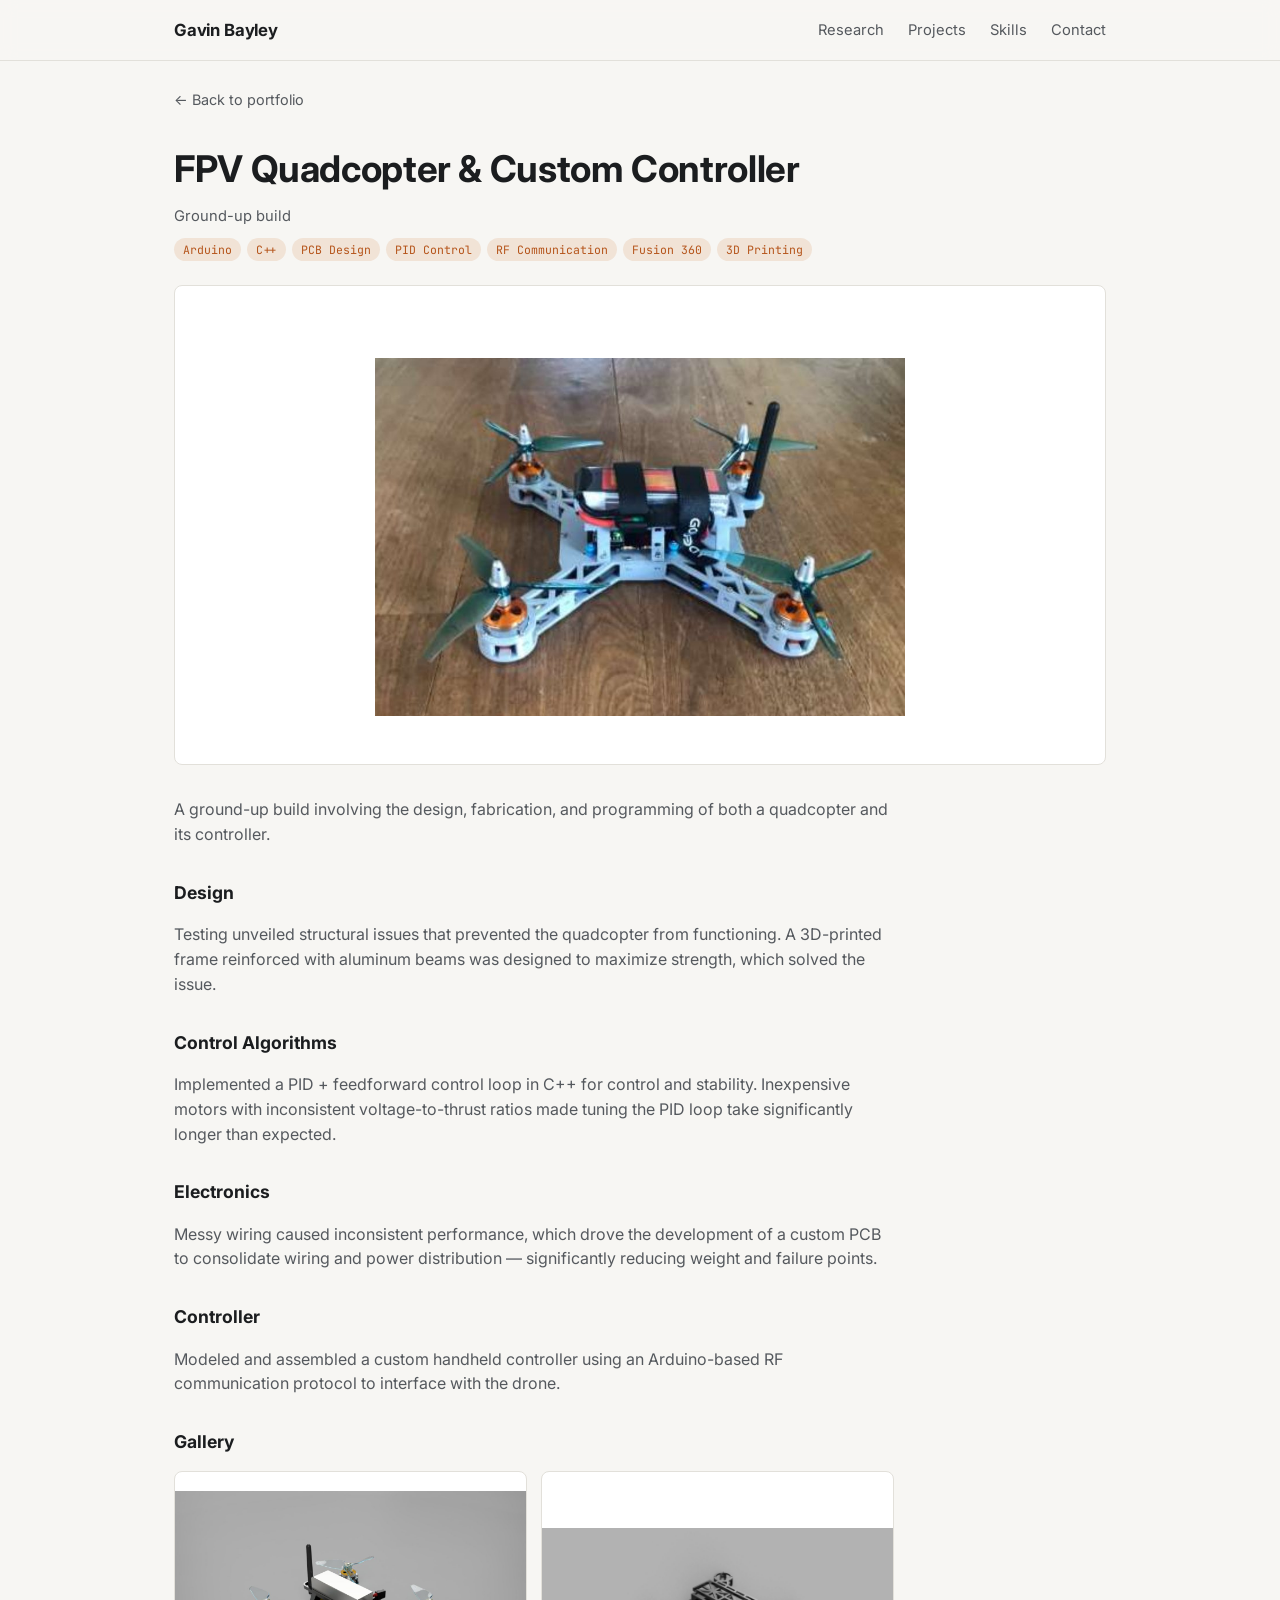
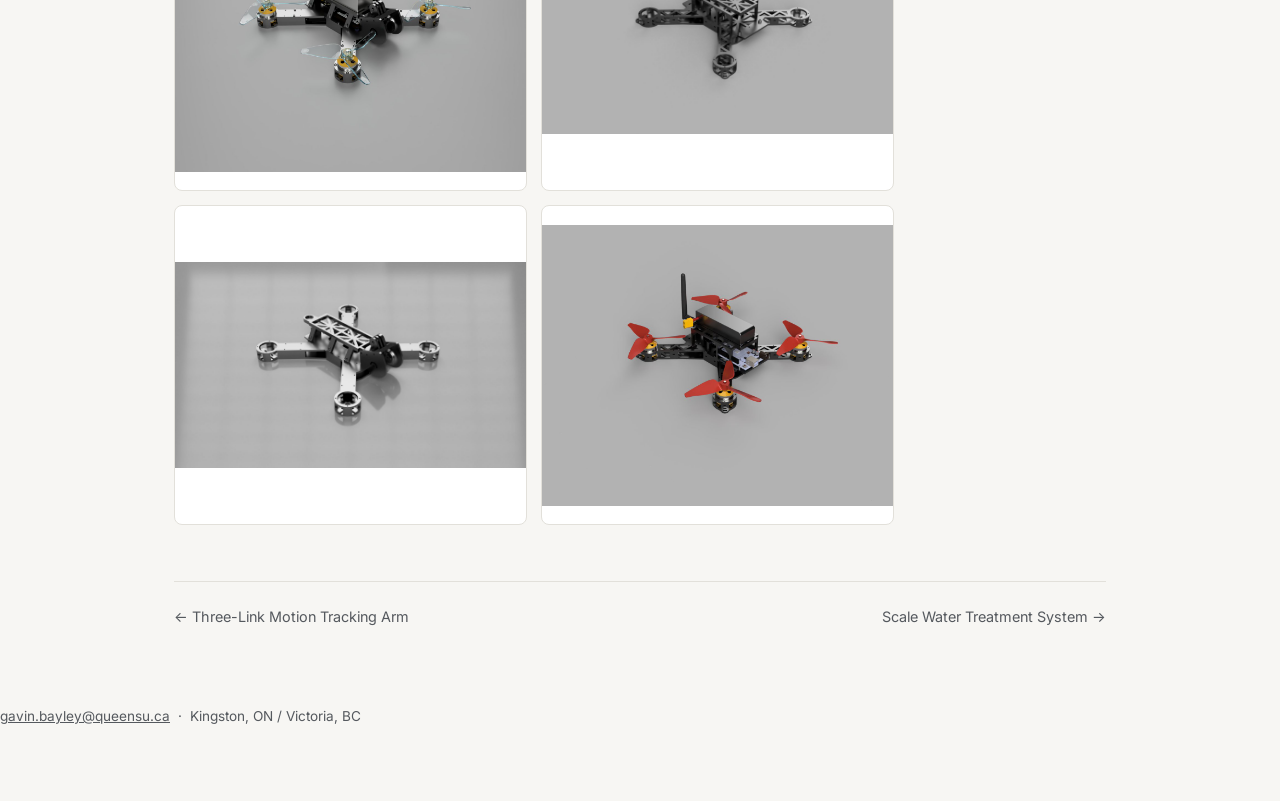
<file: projects/fpv-quadcopter.html>
<!doctype html>
<html lang="en">
<head>
<meta charset="UTF-8">
<meta name="viewport" content="width=device-width, initial-scale=1.0">
<title>FPV Quadcopter & Custom Controller — Gavin Bayley</title>
<link rel="preconnect" href="https://fonts.googleapis.com">
<link rel="preconnect" href="https://fonts.gstatic.com" crossorigin>
<link href="https://fonts.googleapis.com/css2?family=Inter:wght@400;500;600;700&family=JetBrains+Mono:wght@400;500&display=swap" rel="stylesheet">
<link rel="stylesheet" href="../style.css?v=7">
</head>
<body>

<header>
  <nav class="wrap">
    <a class="brand" href="../index.html#top">Gavin Bayley</a>
    <div class="navlinks">
      <a href="../index.html#research">Research</a>
      <a href="../index.html#projects">Projects</a>
      <a href="../index.html#skills">Skills</a>
      <a href="../index.html#contact">Contact</a>
    </div>
  </nav>
</header>

<div class="wrap">
  <a class="back-link" href="../index.html#projects">← Back to portfolio</a>

  <div class="detail-head">
    <h1>FPV Quadcopter &amp; Custom Controller</h1>
    <div class="meta">Ground-up build</div>
    <div class="tags">
      <span class="tag">Arduino</span><span class="tag">C++</span><span class="tag">PCB Design</span>
      <span class="tag">PID Control</span><span class="tag">RF Communication</span><span class="tag">Fusion 360</span><span class="tag">3D Printing</span>
    </div>
  </div>

  <img class="photo hero" src="../images/fpv-quadcopter/04.jpg" alt="The assembled FPV quadcopter">

  <div class="detail-body">
    <p>
      A ground-up build involving the design, fabrication, and programming of both a quadcopter
      and its controller.
    </p>

    <h3>Design</h3>
    <p>
      Testing unveiled structural issues that prevented the quadcopter from functioning. A
      3D-printed frame reinforced with aluminum beams was designed to maximize strength, which
      solved the issue.
    </p>

    <h3>Control Algorithms</h3>
    <p>
      Implemented a PID + feedforward control loop in C++ for control and stability. Inexpensive
      motors with inconsistent voltage-to-thrust ratios made tuning the PID loop take significantly
      longer than expected.
    </p>

    <h3>Electronics</h3>
    <p>
      Messy wiring caused inconsistent performance, which drove the development of a custom PCB to
      consolidate wiring and power distribution — significantly reducing weight and failure
      points.
    </p>

    <h3>Controller</h3>
    <p>
      Modeled and assembled a custom handheld controller using an Arduino-based RF communication
      protocol to interface with the drone.
    </p>

    <h3>Gallery</h3>
    <div class="gallery">
      <img class="photo" src="../images/fpv-quadcopter/05.jpg" alt="Rendering of the completed quadcopter assembly">
      <img class="photo" src="../images/fpv-quadcopter/01.jpg" alt="Rendering of the 3D-printed frame">
      <img class="photo" src="../images/fpv-quadcopter/02.jpg" alt="Rendering of the frame with motor mount">
      <img class="photo" src="../images/fpv-quadcopter/03.jpg" alt="Rendering of the quadcopter with props and electronics">
    </div>
  </div>

  <div class="detail-nav">
    <a href="three-link-arm.html">← Three-Link Motion Tracking Arm</a>
    <a href="water-treatment.html">Scale Water Treatment System →</a>
  </div>
</div>

<footer id="contact">
  <p>
    <a href="mailto:gavin.bayley@queensu.ca">gavin.bayley@queensu.ca</a>
    &nbsp;·&nbsp; Kingston, ON / Victoria, BC
  </p>
</footer>

</body>
</html>
</file>
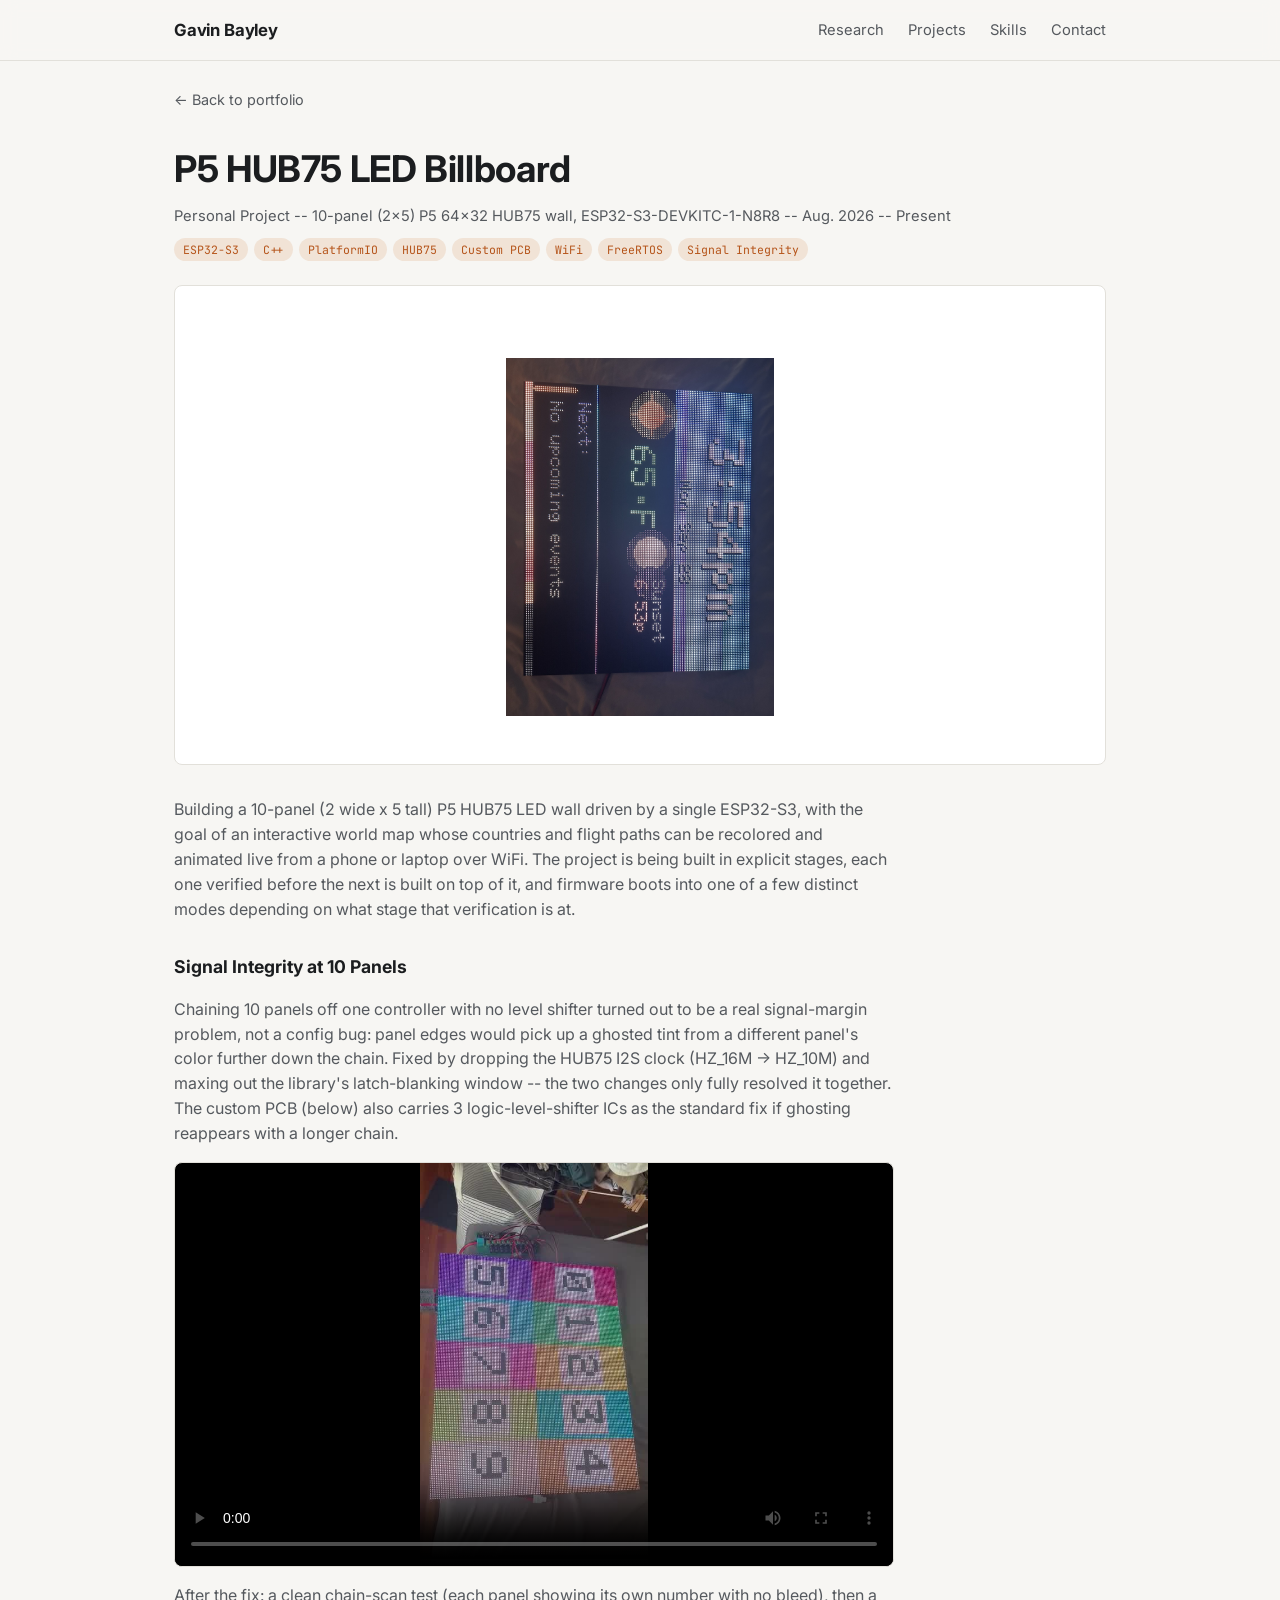
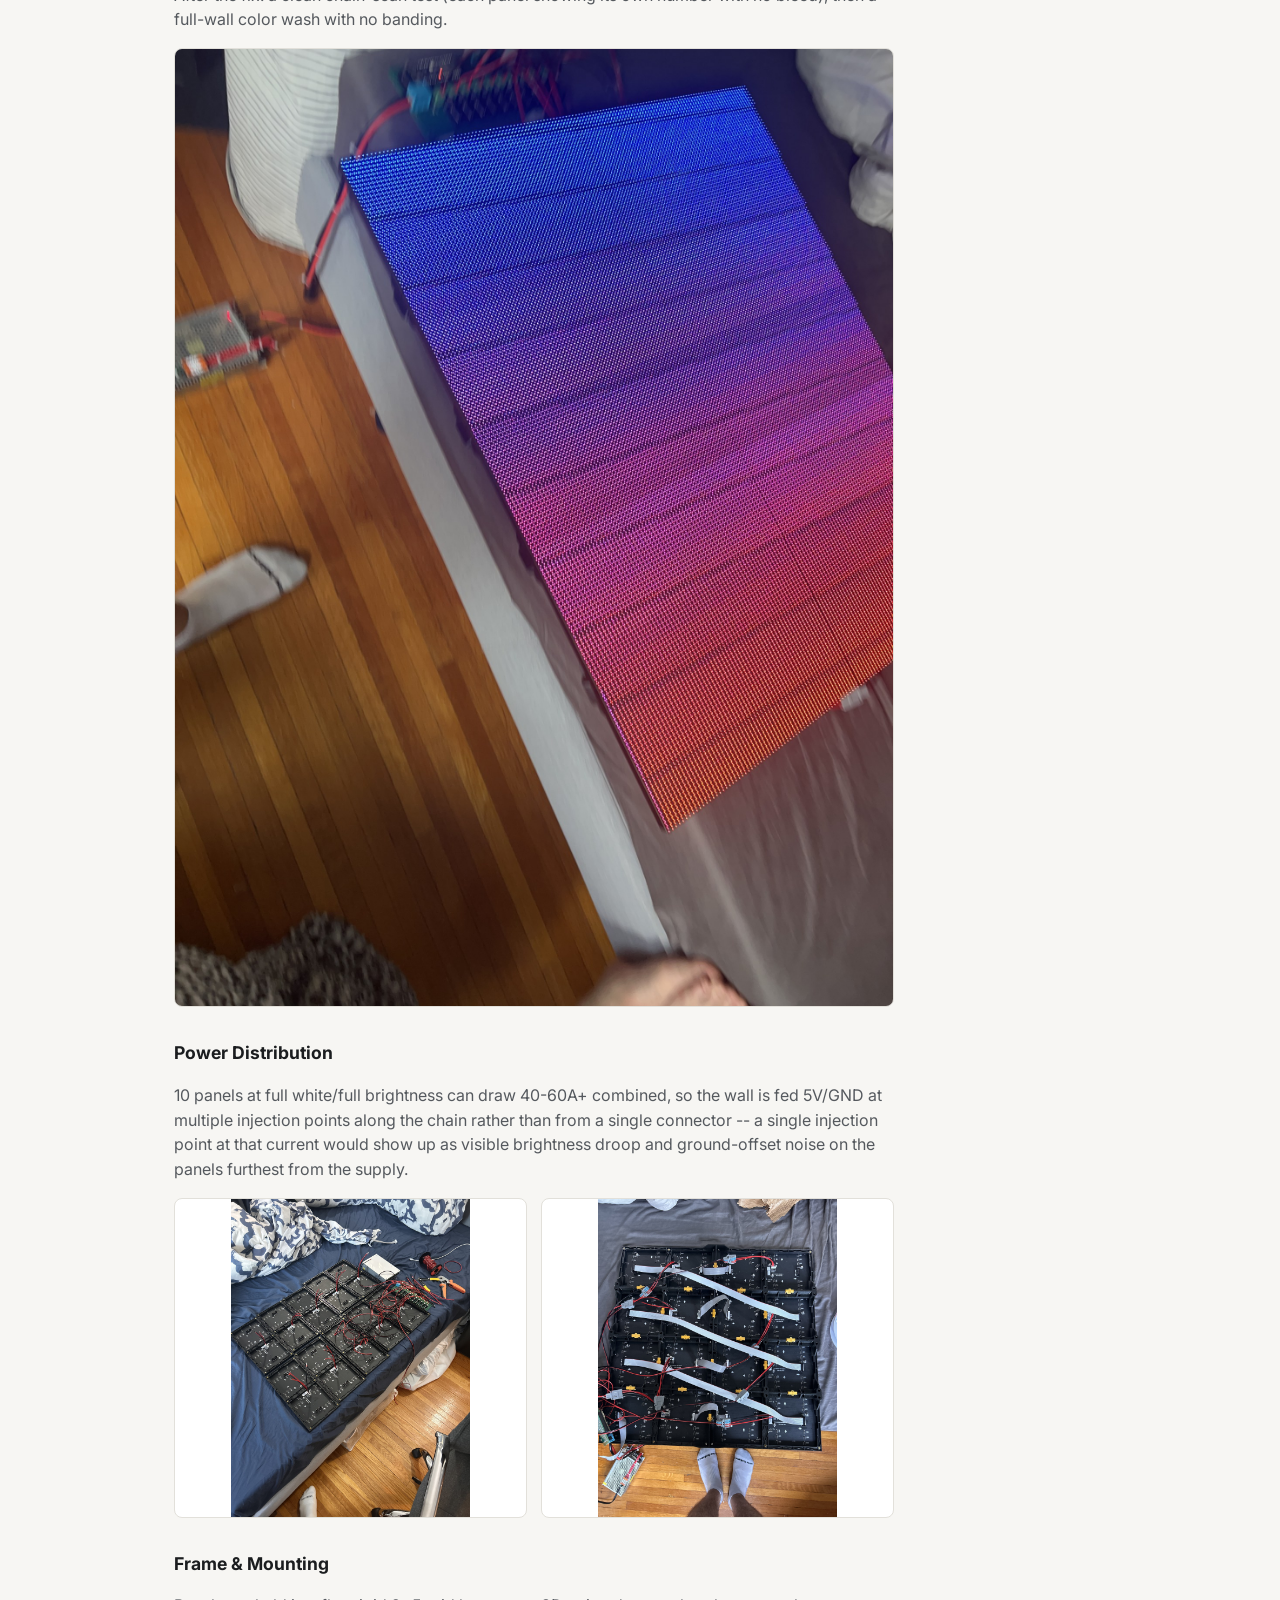
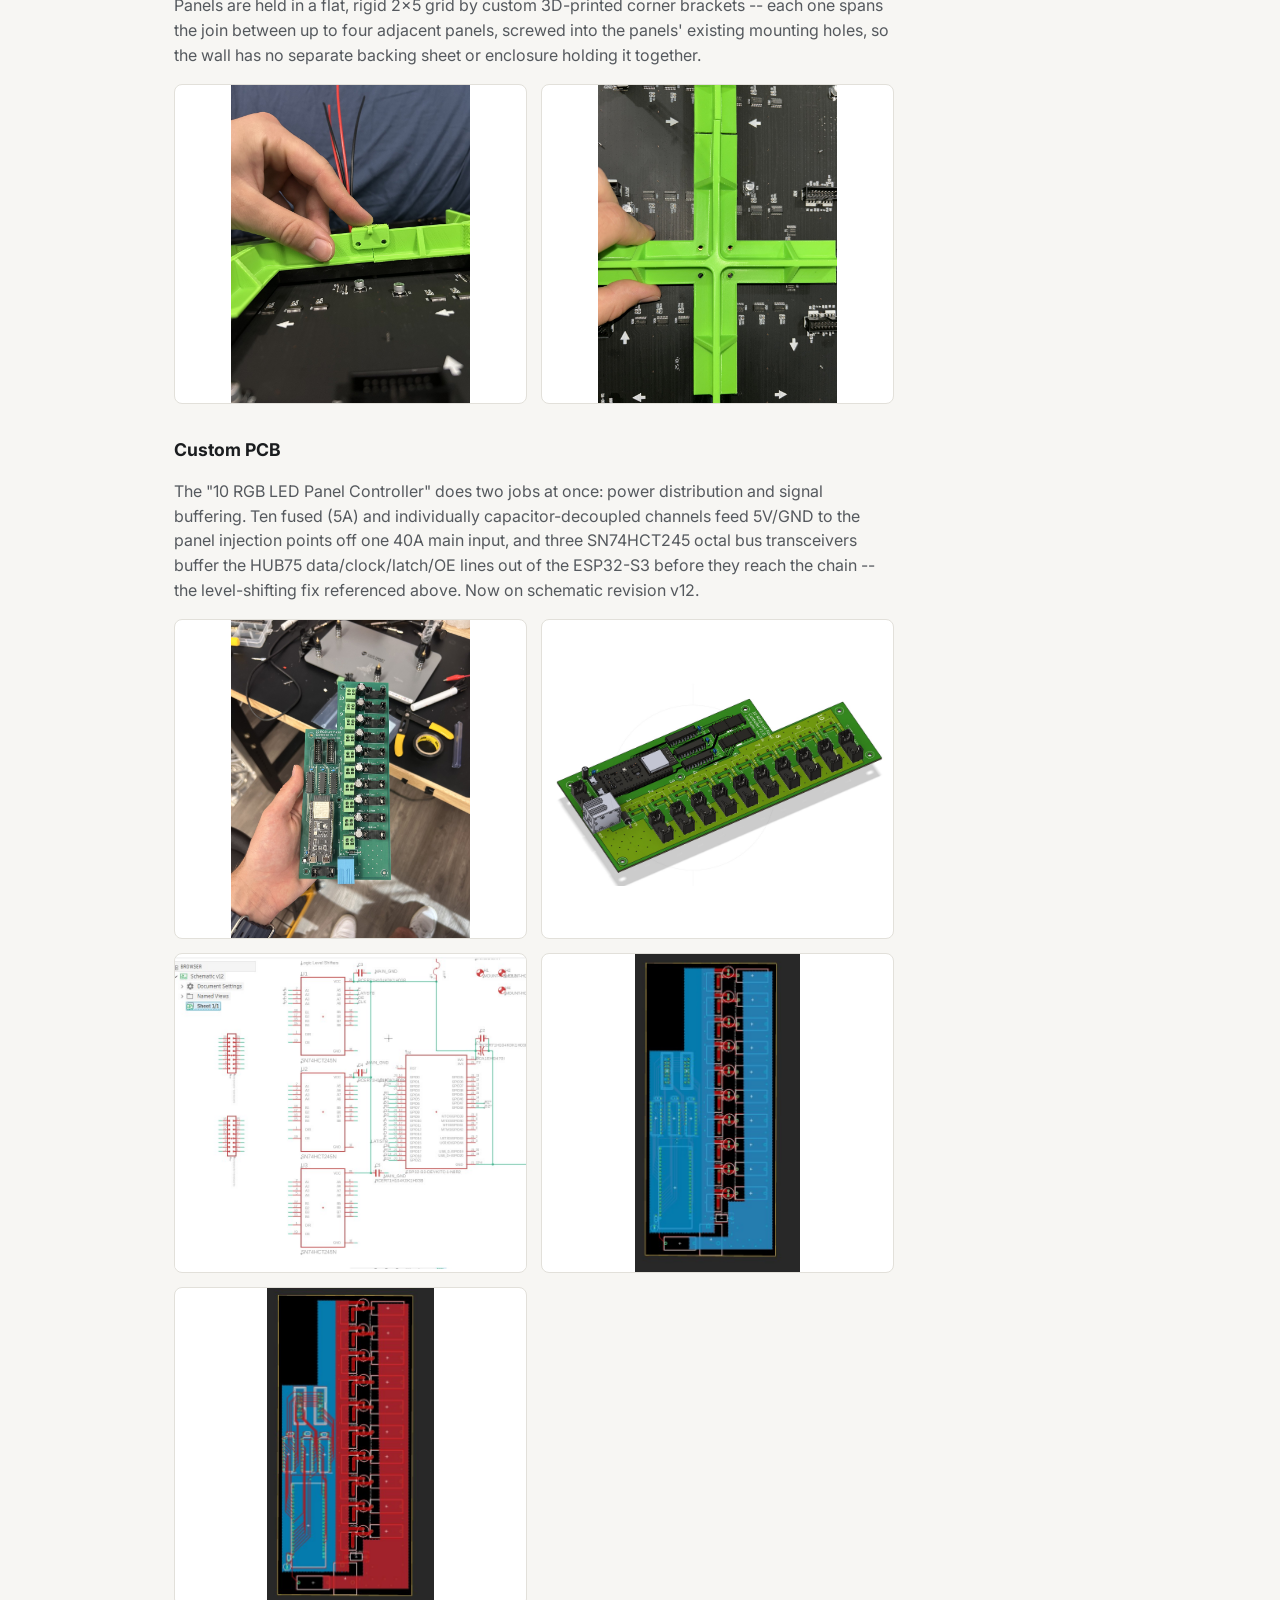
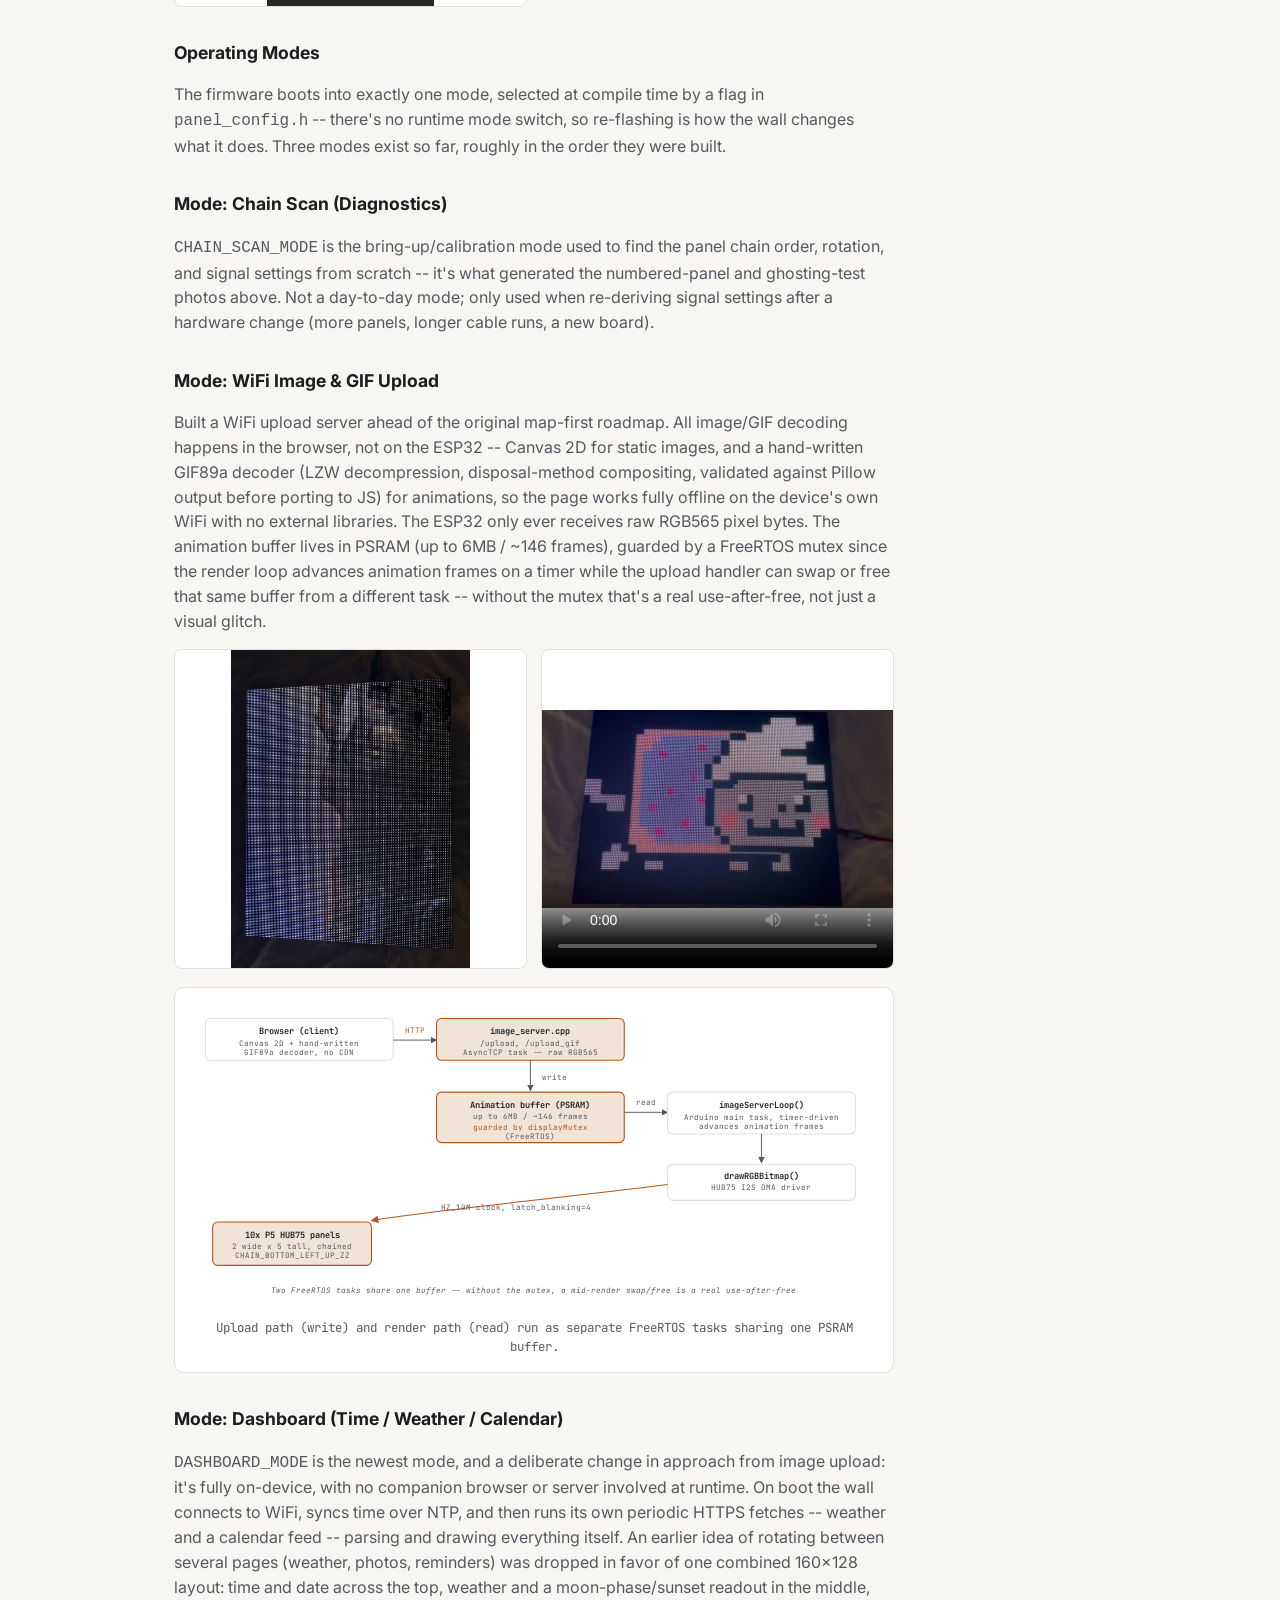
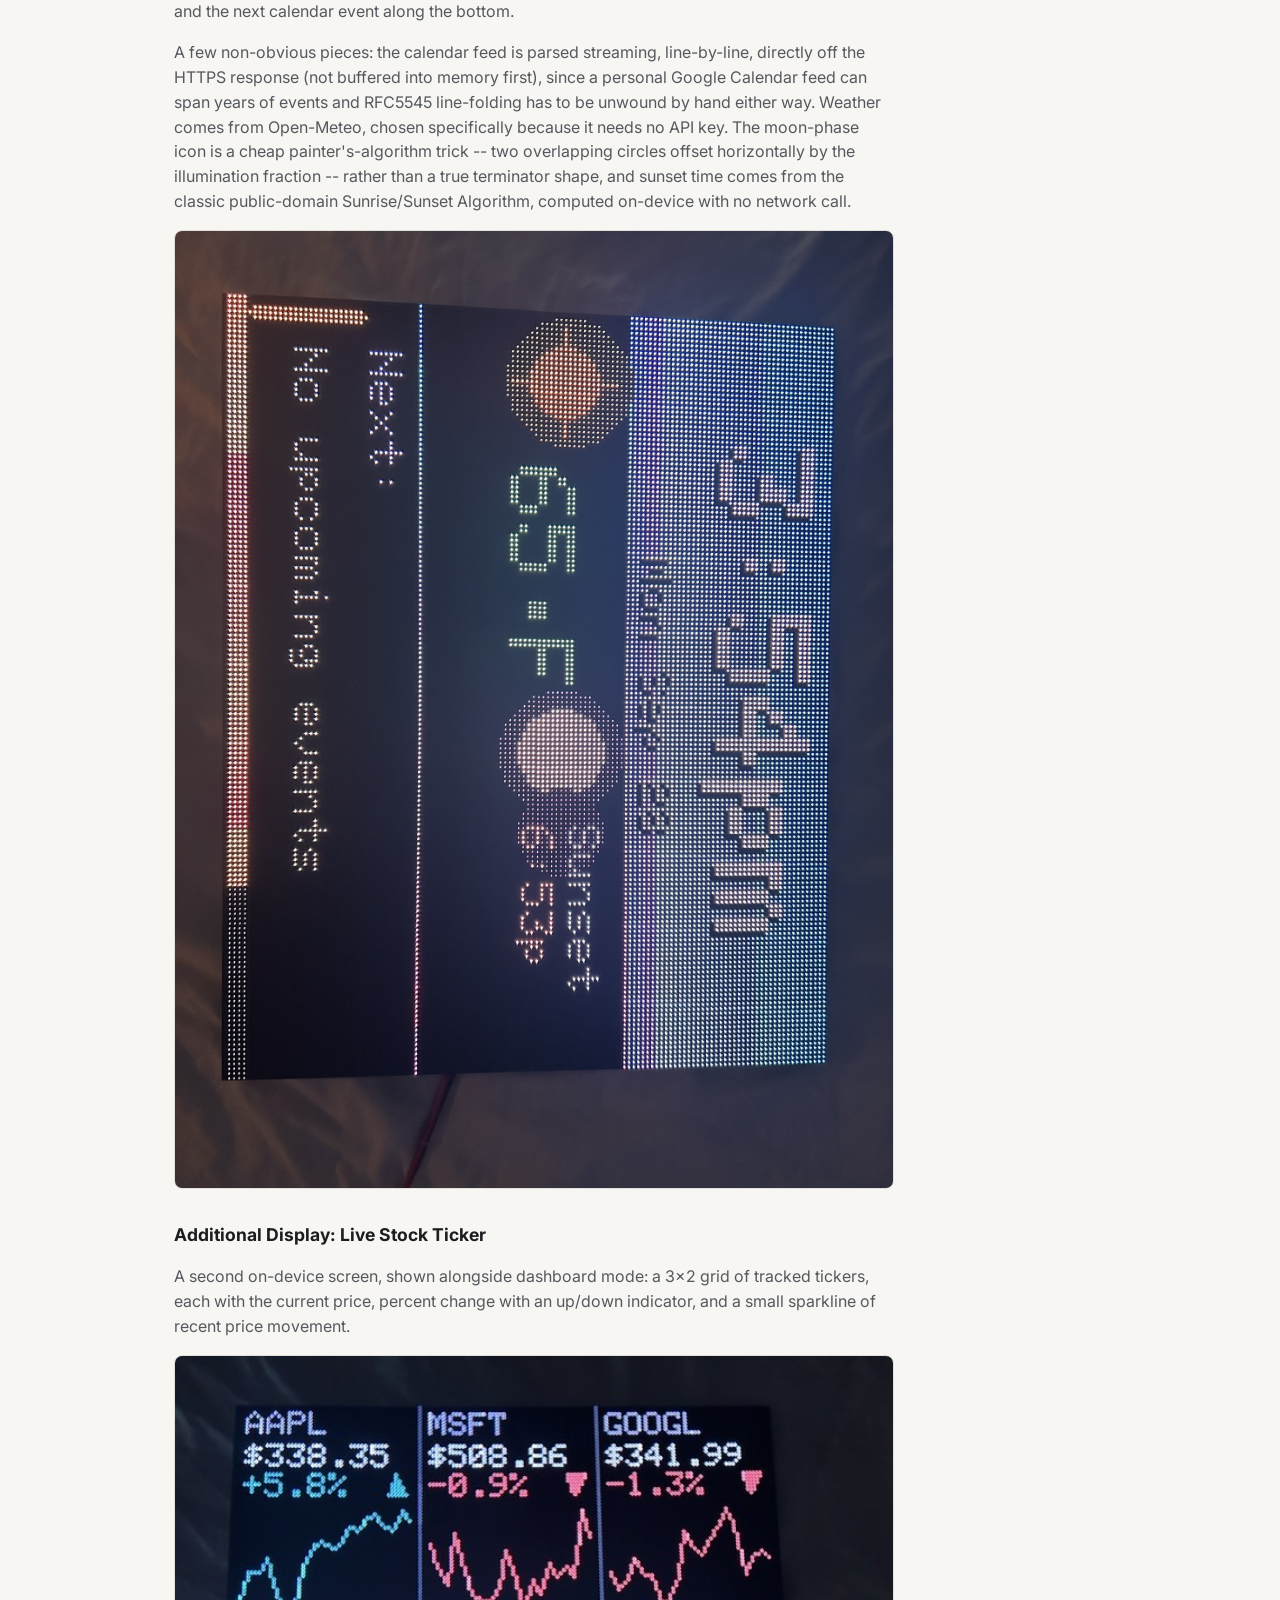
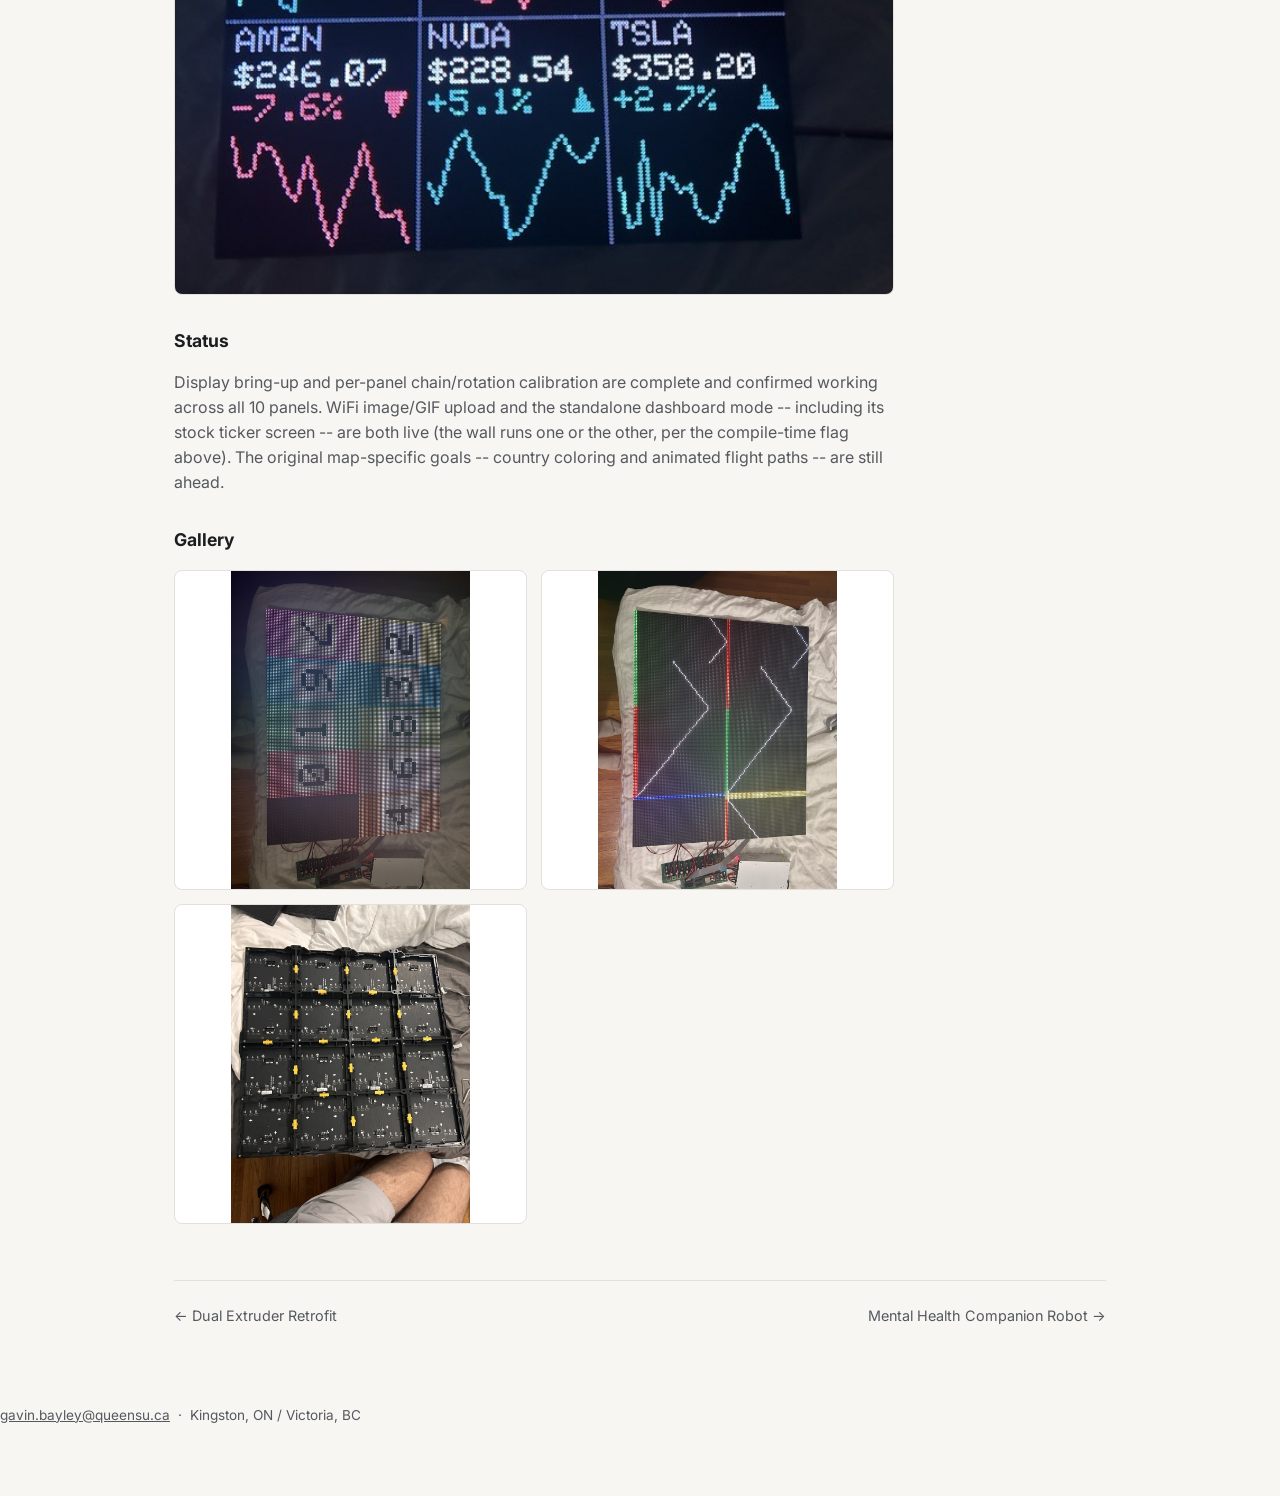
<file: projects/led-billboard.html>
<!doctype html>
<html lang="en">
<head>
<meta charset="UTF-8">
<meta name="viewport" content="width=device-width, initial-scale=1.0">
<title>P5 HUB75 LED Billboard — Gavin Bayley</title>
<link rel="preconnect" href="https://fonts.googleapis.com">
<link rel="preconnect" href="https://fonts.gstatic.com" crossorigin>
<link href="https://fonts.googleapis.com/css2?family=Inter:wght@400;500;600;700&family=JetBrains+Mono:wght@400;500&display=swap" rel="stylesheet">
<link rel="stylesheet" href="../style.css?v=7">
</head>
<body>

<header>
  <nav class="wrap">
    <a class="brand" href="../index.html#top">Gavin Bayley</a>
    <div class="navlinks">
      <a href="../index.html#research">Research</a>
      <a href="../index.html#projects">Projects</a>
      <a href="../index.html#skills">Skills</a>
      <a href="../index.html#contact">Contact</a>
    </div>
  </nav>
</header>

<div class="wrap">
  <a class="back-link" href="../index.html#projects">← Back to portfolio</a>

  <div class="detail-head">
    <h1>P5 HUB75 LED Billboard</h1>
    <div class="meta">Personal Project -- 10-panel (2x5) P5 64x32 HUB75 wall, ESP32-S3-DEVKITC-1-N8R8 -- Aug. 2026 -- Present</div>
    <div class="tags">
      <span class="tag">ESP32-S3</span><span class="tag">C++</span><span class="tag">PlatformIO</span>
      <span class="tag">HUB75</span><span class="tag">Custom PCB</span><span class="tag">WiFi</span>
      <span class="tag">FreeRTOS</span><span class="tag">Signal Integrity</span>
    </div>
  </div>

  <img class="photo hero" src="../images/led-billboard/17.jpg" alt="Dashboard mode running on the wall: time and date top band, weather and sunset middle band, next calendar event on the bottom">

  <div class="detail-body">
    <p>
      Building a 10-panel (2 wide x 5 tall) P5 HUB75 LED wall driven by a single ESP32-S3, with the
      goal of an interactive world map whose countries and flight paths can be recolored and
      animated live from a phone or laptop over WiFi. The project is being built in explicit stages,
      each one verified before the next is built on top of it, and firmware boots into one of a few
      distinct modes depending on what stage that verification is at.
    </p>

    <h3>Signal Integrity at 10 Panels</h3>
    <p>
      Chaining 10 panels off one controller with no level shifter turned out to be a real
      signal-margin problem, not a config bug: panel edges would pick up a ghosted tint from a
      different panel's color further down the chain. Fixed by dropping the HUB75 I2S clock
      (HZ_16M -> HZ_10M) and maxing out the library's latch-blanking window -- the two changes
      only fully resolved it together. The custom PCB (below) also carries 3 logic-level-shifter
      ICs as the standard fix if ghosting reappears with a longer chain.
    </p>
    <video class="photo" controls preload="metadata" poster="../images/led-billboard/v-calibration-poster.jpg">
      <source src="../images/led-billboard/v-calibration.mp4" type="video/mp4">
    </video>
    <p>
      After the fix: a clean chain-scan test (each panel showing its own number with no bleed),
      then a full-wall color wash with no banding.
    </p>
    <img class="photo" src="../images/led-billboard/12.jpg" alt="Full wall showing a clean blue-to-red gradient with no ghosting after the signal integrity fix">

    <h3>Power Distribution</h3>
    <p>
      10 panels at full white/full brightness can draw 40-60A+ combined, so the wall is fed 5V/GND
      at multiple injection points along the chain rather than from a single connector -- a single
      injection point at that current would show up as visible brightness droop and ground-offset
      noise on the panels furthest from the supply.
    </p>
    <div class="gallery">
      <img class="photo" src="../images/led-billboard/06.jpg" alt="All 10 panels laid out with power and ribbon-cable wiring being run between them">
      <img class="photo" src="../images/led-billboard/10.jpg" alt="The back of the fully wired panel array, ribbon cables and power leads run to every injection point">
    </div>

    <h3>Frame &amp; Mounting</h3>
    <p>
      Panels are held in a flat, rigid 2x5 grid by custom 3D-printed corner brackets -- each one
      spans the join between up to four adjacent panels, screwed into the panels' existing mounting
      holes, so the wall has no separate backing sheet or enclosure holding it together.
    </p>
    <div class="gallery">
      <img class="photo" src="../images/led-billboard/07.jpg" alt="Attaching a 3D-printed corner bracket to a panel edge">
      <img class="photo" src="../images/led-billboard/08.jpg" alt="Close-up of a cross-shaped corner bracket joining four panel corners">
    </div>

    <h3>Custom PCB</h3>
    <p>
      The "10 RGB LED Panel Controller" does two jobs at once: power distribution and signal
      buffering. Ten fused (5A) and individually capacitor-decoupled channels feed 5V/GND to the
      panel injection points off one 40A main input, and three SN74HCT245 octal bus transceivers
      buffer the HUB75 data/clock/latch/OE lines out of the ESP32-S3 before they reach the chain --
      the level-shifting fix referenced above. Now on schematic revision v12.
    </p>
    <div class="gallery">
      <img class="photo" src="../images/led-billboard/01.jpg" alt="The assembled custom PCB in hand: ESP32-S3, 10 fused power channels, and 3 level-shifter ICs">
      <img class="photo" src="../images/led-billboard/05.jpg" alt="3D rendered CAD view of the 10 RGB LED Panel Controller board">
      <img class="photo" src="../images/led-billboard/02.jpg" alt="Schematic sheet showing the 3 SN74HCT245 logic level shifters wired to the ESP32-S3">
      <img class="photo" src="../images/led-billboard/03.jpg" alt="PCB layout, top copper layer, showing the 10 fused power channels">
      <img class="photo" src="../images/led-billboard/04.jpg" alt="PCB layout, bottom copper layer">
    </div>

    <h3>Operating Modes</h3>
    <p>
      The firmware boots into exactly one mode, selected at compile time by a flag in
      <code>panel_config.h</code> -- there's no runtime mode switch, so re-flashing is how the wall
      changes what it does. Three modes exist so far, roughly in the order they were built.
    </p>

    <h3>Mode: Chain Scan (Diagnostics)</h3>
    <p>
      <code>CHAIN_SCAN_MODE</code> is the bring-up/calibration mode used to find the panel chain
      order, rotation, and signal settings from scratch -- it's what generated the numbered-panel
      and ghosting-test photos above. Not a day-to-day mode; only used when re-deriving signal
      settings after a hardware change (more panels, longer cable runs, a new board).
    </p>

    <h3>Mode: WiFi Image &amp; GIF Upload</h3>
    <p>
      Built a WiFi upload server ahead of the original map-first roadmap. All image/GIF decoding
      happens in the browser, not on the ESP32 -- Canvas 2D for static images, and a hand-written
      GIF89a decoder (LZW decompression, disposal-method compositing, validated against Pillow
      output before porting to JS) for animations, so the page works fully offline on the device's
      own WiFi with no external libraries. The ESP32 only ever receives raw RGB565 pixel bytes. The
      animation buffer lives in PSRAM (up to 6MB / ~146 frames), guarded by a FreeRTOS mutex since
      the render loop advances animation frames on a timer while the upload handler can swap or free
      that same buffer from a different task -- without the mutex that's a real use-after-free, not
      just a visual glitch.
    </p>
    <div class="gallery">
      <img class="photo" src="../images/led-billboard/18.jpg" alt="A GIF uploaded over WiFi displaying on the wall at night">
      <video class="photo" controls preload="metadata" poster="../images/led-billboard/v-upload-demo-poster.jpg">
        <source src="../images/led-billboard/v-upload-demo.mp4" type="video/mp4">
      </video>
    </div>

    <div class="diagram-wrap">
      <svg class="diagram" viewBox="0 0 950 420" width="950" height="420" xmlns="http://www.w3.org/2000/svg">
        <defs>
          <marker id="lArrow" viewBox="0 0 10 10" refX="9" refY="5" markerWidth="7" markerHeight="7" orient="auto-start-reverse">
            <path d="M0,0 L10,5 L0,10 z" fill="var(--text-dim)"></path>
          </marker>
          <marker id="lArrowAccent" viewBox="0 0 10 10" refX="9" refY="5" markerWidth="7" markerHeight="7" orient="auto-start-reverse">
            <path d="M0,0 L10,5 L0,10 z" fill="var(--accent)"></path>
          </marker>
        </defs>
        <rect class="dg-node" x="20" y="20" width="260" height="58" rx="7"></rect>
        <text class="dg-text" x="150" y="42" text-anchor="middle" font-weight="600">Browser (client)</text>
        <text class="dg-text-dim" x="150" y="58" text-anchor="middle">Canvas 2D + hand-written</text>
        <text class="dg-text-dim" x="150" y="71" text-anchor="middle">GIF89a decoder, no CDN</text>
        <path class="dg-edge" d="M280,50 L340,50" marker-end="url(#lArrow)"></path>
        <text class="dg-text-accent" x="310" y="40" text-anchor="middle">HTTP</text>
        <rect class="dg-node-accent" x="340" y="20" width="260" height="58" rx="7"></rect>
        <text class="dg-text" x="470" y="42" text-anchor="middle" font-weight="600">image_server.cpp</text>
        <text class="dg-text-dim" x="470" y="58" text-anchor="middle">/upload, /upload_gif</text>
        <text class="dg-text-dim" x="470" y="71" text-anchor="middle">AsyncTCP task -- raw RGB565</text>
        <path class="dg-edge" d="M470,78 L470,120" marker-end="url(#lArrow)"></path>
        <text class="dg-text-dim" x="486" y="105">write</text>
        <rect class="dg-node-accent" x="340" y="122" width="260" height="70" rx="7"></rect>
        <text class="dg-text" x="470" y="144" text-anchor="middle" font-weight="600">Animation buffer (PSRAM)</text>
        <text class="dg-text-dim" x="470" y="159" text-anchor="middle">up to 6MB / ~146 frames</text>
        <text class="dg-text-accent" x="470" y="175" text-anchor="middle">guarded by displayMutex</text>
        <text class="dg-text-dim" x="470" y="187" text-anchor="middle">(FreeRTOS)</text>
        <path class="dg-edge" d="M600,150 L660,150" marker-end="url(#lArrow)"></path>
        <text class="dg-text-dim" x="630" y="140" text-anchor="middle">read</text>
        <rect class="dg-node" x="660" y="122" width="260" height="58" rx="7"></rect>
        <text class="dg-text" x="790" y="144" text-anchor="middle" font-weight="600">imageServerLoop()</text>
        <text class="dg-text-dim" x="790" y="160" text-anchor="middle">Arduino main task, timer-driven</text>
        <text class="dg-text-dim" x="790" y="173" text-anchor="middle">advances animation frames</text>
        <path class="dg-edge" d="M790,180 L790,220" marker-end="url(#lArrow)"></path>
        <rect class="dg-node" x="660" y="222" width="260" height="50" rx="7"></rect>
        <text class="dg-text" x="790" y="243" text-anchor="middle" font-weight="600">drawRGBBitmap()</text>
        <text class="dg-text-dim" x="790" y="258" text-anchor="middle">HUB75 I2S DMA driver</text>
        <path class="dg-edge-accent" d="M660,250 C500,270 300,290 250,300" marker-end="url(#lArrowAccent)"></path>
        <text class="dg-text-dim" x="450" y="285" text-anchor="middle">HZ_10M clock, latch_blanking=4</text>
        <rect class="dg-node-accent" x="30" y="302" width="220" height="60" rx="7"></rect>
        <text class="dg-text" x="140" y="324" text-anchor="middle" font-weight="600">10x P5 HUB75 panels</text>
        <text class="dg-text-dim" x="140" y="339" text-anchor="middle">2 wide x 5 tall, chained</text>
        <text class="dg-text-dim" x="140" y="352" text-anchor="middle">CHAIN_BOTTOM_LEFT_UP_ZZ</text>
        <text class="dg-text-dim" x="475" y="400" text-anchor="middle" font-style="italic">Two FreeRTOS tasks share one buffer -- without the mutex, a mid-render swap/free is a real use-after-free</text>
      </svg>
      <div class="dcaption">Upload path (write) and render path (read) run as separate FreeRTOS tasks sharing one PSRAM buffer.</div>
    </div>

    <h3>Mode: Dashboard (Time / Weather / Calendar)</h3>
    <p>
      <code>DASHBOARD_MODE</code> is the newest mode, and a deliberate change in approach from image
      upload: it's fully on-device, with no companion browser or server involved at runtime. On
      boot the wall connects to WiFi, syncs time over NTP, and then runs its own periodic HTTPS
      fetches -- weather and a calendar feed -- parsing and drawing everything itself. An earlier
      idea of rotating between several pages (weather, photos, reminders) was dropped in favor of
      one combined 160x128 layout: time and date across the top, weather and a moon-phase/sunset
      readout in the middle, and the next calendar event along the bottom.
    </p>
    <p>
      A few non-obvious pieces: the calendar feed is parsed streaming, line-by-line, directly off
      the HTTPS response (not buffered into memory first), since a personal Google Calendar feed can
      span years of events and RFC5545 line-folding has to be unwound by hand either way. Weather
      comes from Open-Meteo, chosen specifically because it needs no API key. The moon-phase icon is
      a cheap painter's-algorithm trick -- two overlapping circles offset horizontally by the
      illumination fraction -- rather than a true terminator shape, and sunset time comes from the
      classic public-domain Sunrise/Sunset Algorithm, computed on-device with no network call.
    </p>
    <img class="photo" src="../images/led-billboard/17.jpg" alt="Dashboard mode running on the wall: time and date top band, weather and sunset middle band, next calendar event on the bottom">

    <h3>Additional Display: Live Stock Ticker</h3>
    <p>
      A second on-device screen, shown alongside dashboard mode: a 3x2 grid of tracked tickers,
      each with the current price, percent change with an up/down indicator, and a small sparkline
      of recent price movement.
    </p>
    <img class="photo" src="../images/led-billboard/16.jpg" alt="Stock ticker display: a 3x2 grid of tickers with price, percent change, and a sparkline chart each">

    <h3>Status</h3>
    <p>
      Display bring-up and per-panel chain/rotation calibration are complete and confirmed working
      across all 10 panels. WiFi image/GIF upload and the standalone dashboard mode -- including its
      stock ticker screen -- are both live (the wall runs one or the other, per the compile-time flag
      above). The original map-specific goals -- country coloring and animated flight paths -- are
      still ahead.
    </p>

    <h3>Gallery</h3>
    <div class="gallery">
      <img class="photo" src="../images/led-billboard/09.jpg" alt="Clean chain-scan test: each panel showing its own number with no ghosting">
      <img class="photo" src="../images/led-billboard/14.jpg" alt="Diagonal geometry test pattern used to check alignment and rotation across the chain">
      <img class="photo" src="../images/led-billboard/15.jpg" alt="The back of a larger test panel layout used while working out chaining and connectors">
    </div>
  </div>

  <div class="detail-nav">
    <a href="dual-extruder.html">← Dual Extruder Retrofit</a>
    <a href="flower-robot.html">Mental Health Companion Robot →</a>
  </div>
</div>

<footer id="contact">
  <p>
    <a href="mailto:gavin.bayley@queensu.ca">gavin.bayley@queensu.ca</a>
    &nbsp;·&nbsp; Kingston, ON / Victoria, BC
  </p>
</footer>

</body>
</html>
</file>
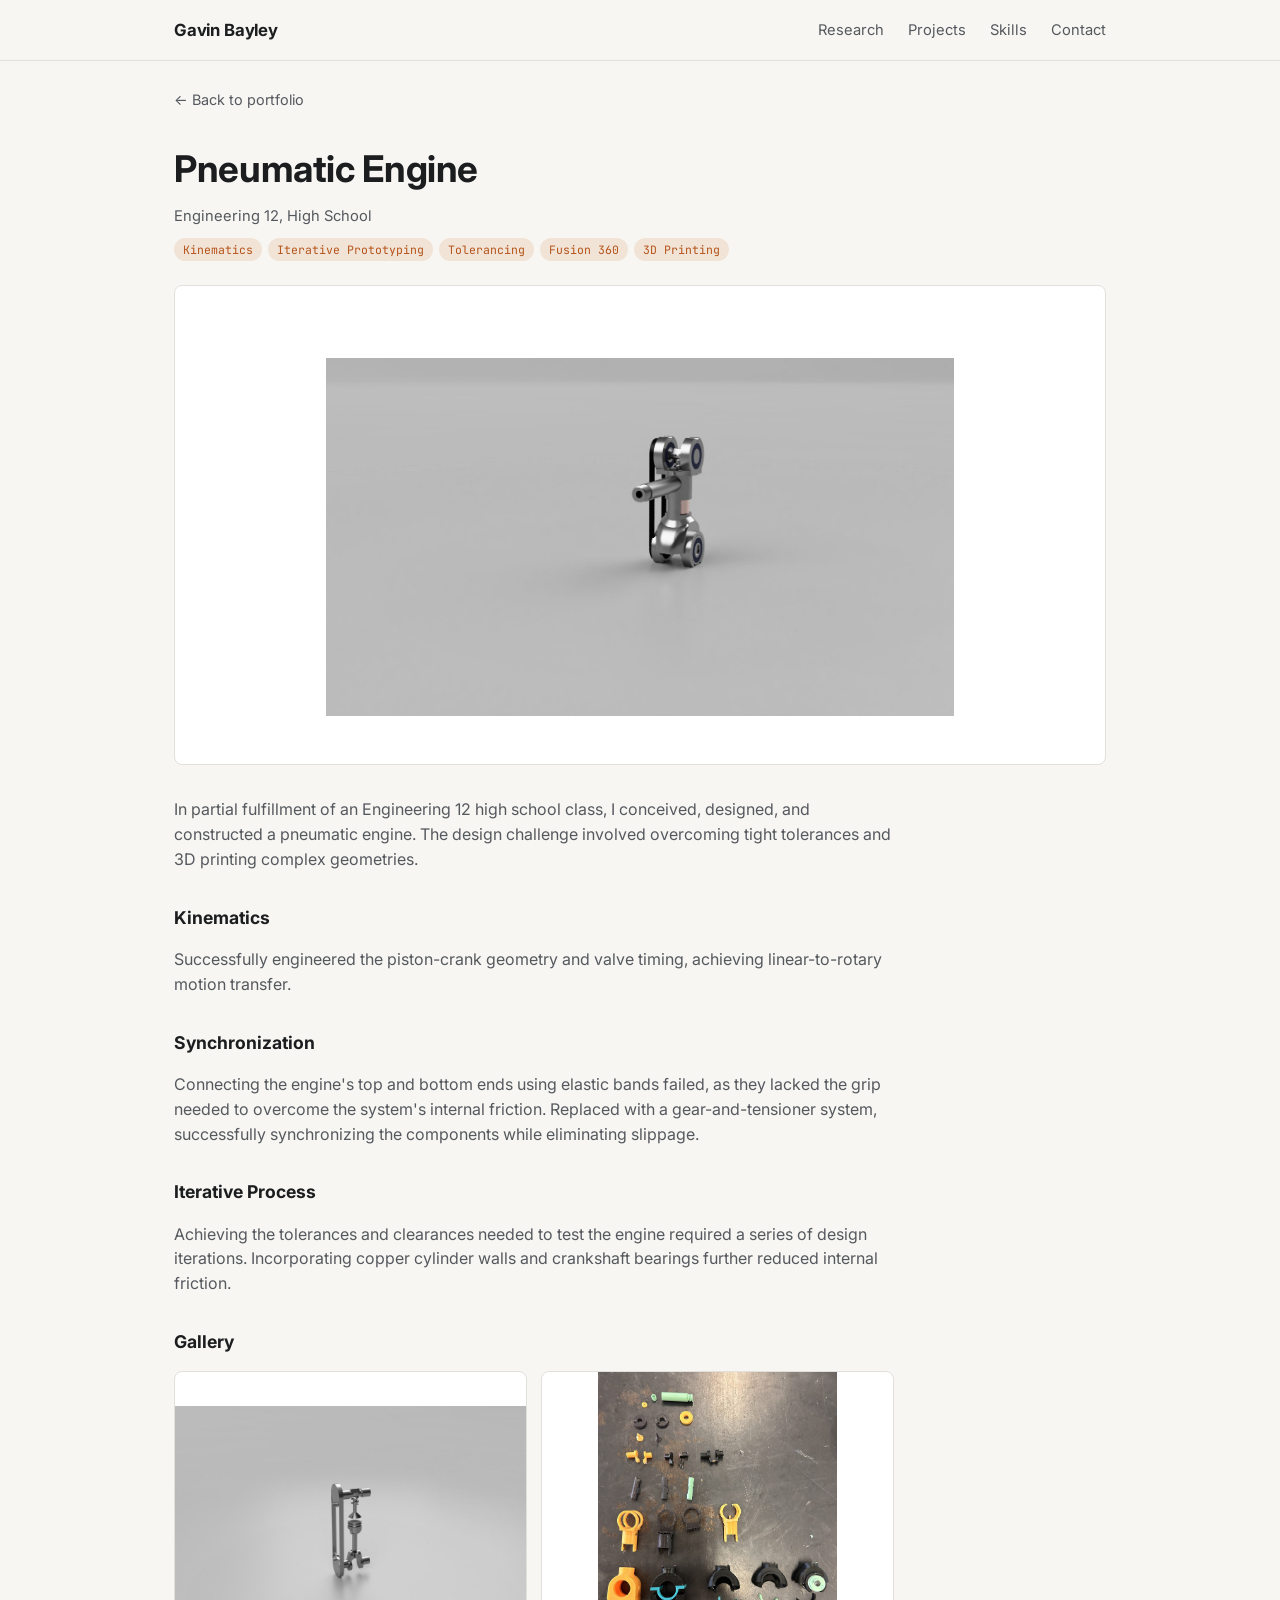
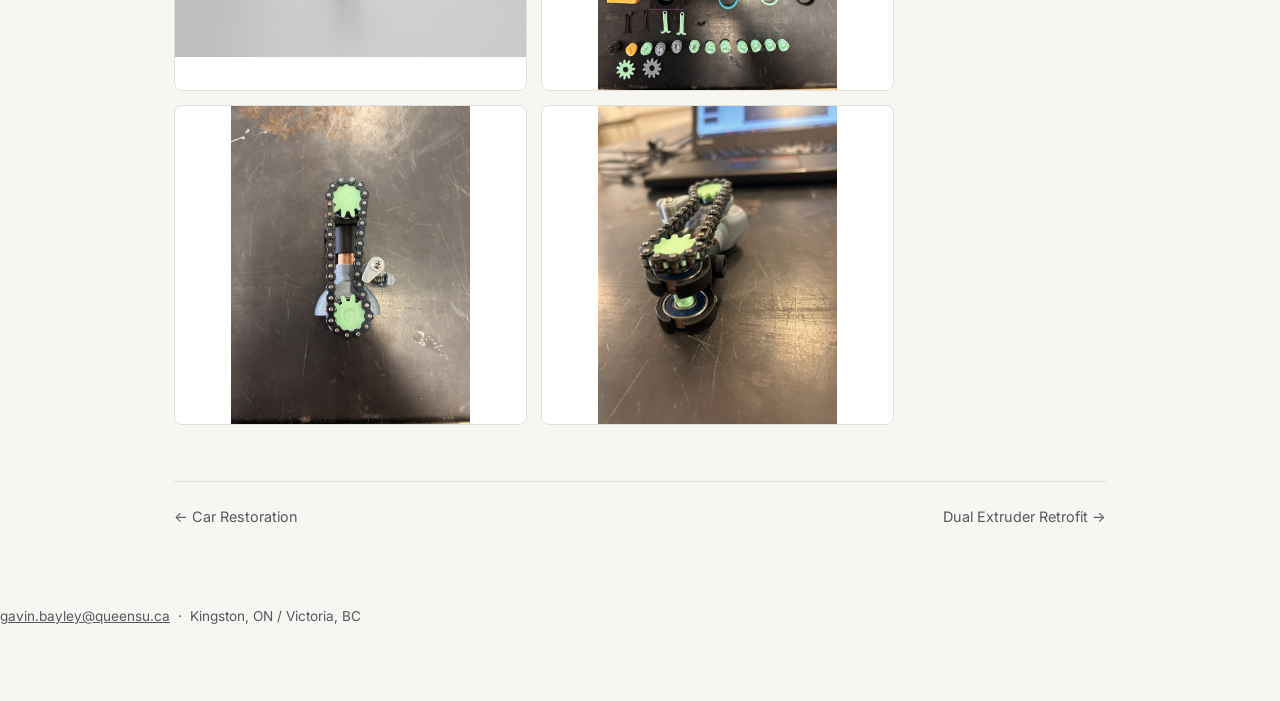
<file: projects/pneumatic-engine.html>
<!doctype html>
<html lang="en">
<head>
<meta charset="UTF-8">
<meta name="viewport" content="width=device-width, initial-scale=1.0">
<title>Pneumatic Engine — Gavin Bayley</title>
<link rel="preconnect" href="https://fonts.googleapis.com">
<link rel="preconnect" href="https://fonts.gstatic.com" crossorigin>
<link href="https://fonts.googleapis.com/css2?family=Inter:wght@400;500;600;700&family=JetBrains+Mono:wght@400;500&display=swap" rel="stylesheet">
<link rel="stylesheet" href="../style.css?v=7">
</head>
<body>

<header>
  <nav class="wrap">
    <a class="brand" href="../index.html#top">Gavin Bayley</a>
    <div class="navlinks">
      <a href="../index.html#research">Research</a>
      <a href="../index.html#projects">Projects</a>
      <a href="../index.html#skills">Skills</a>
      <a href="../index.html#contact">Contact</a>
    </div>
  </nav>
</header>

<div class="wrap">
  <a class="back-link" href="../index.html#projects">← Back to portfolio</a>

  <div class="detail-head">
    <h1>Pneumatic Engine</h1>
    <div class="meta">Engineering 12, High School</div>
    <div class="tags">
      <span class="tag">Kinematics</span><span class="tag">Iterative Prototyping</span>
      <span class="tag">Tolerancing</span><span class="tag">Fusion 360</span><span class="tag">3D Printing</span>
    </div>
  </div>

  <img class="photo hero" src="../images/pneumatic-engine/02.jpg" alt="Fusion 360 rendering of the pneumatic engine">

  <div class="detail-body">
    <p>
      In partial fulfillment of an Engineering 12 high school class, I conceived, designed, and
      constructed a pneumatic engine. The design challenge involved overcoming tight tolerances and
      3D printing complex geometries.
    </p>

    <h3>Kinematics</h3>
    <p>
      Successfully engineered the piston-crank geometry and valve timing, achieving linear-to-rotary
      motion transfer.
    </p>

    <h3>Synchronization</h3>
    <p>
      Connecting the engine's top and bottom ends using elastic bands failed, as they lacked the
      grip needed to overcome the system's internal friction. Replaced with a gear-and-tensioner
      system, successfully synchronizing the components while eliminating slippage.
    </p>

    <h3>Iterative Process</h3>
    <p>
      Achieving the tolerances and clearances needed to test the engine required a series of
      design iterations. Incorporating copper cylinder walls and crankshaft bearings further
      reduced internal friction.
    </p>

    <h3>Gallery</h3>
    <div class="gallery">
      <img class="photo" src="../images/pneumatic-engine/01.jpg" alt="Rendering of the moving assemblies">
      <img class="photo" src="../images/pneumatic-engine/03.jpg" alt="Parts showing design iterations">
      <img class="photo" src="../images/pneumatic-engine/04.jpg" alt="Assembled gear-and-tensioner synchronization mechanism">
      <img class="photo" src="../images/pneumatic-engine/08.jpg" alt="Synchronization mechanism close-up">
    </div>
  </div>

  <div class="detail-nav">
    <a href="car-restoration.html">← Car Restoration</a>
    <a href="dual-extruder.html">Dual Extruder Retrofit →</a>
  </div>
</div>

<footer id="contact">
  <p>
    <a href="mailto:gavin.bayley@queensu.ca">gavin.bayley@queensu.ca</a>
    &nbsp;·&nbsp; Kingston, ON / Victoria, BC
  </p>
</footer>

</body>
</html>
</file>
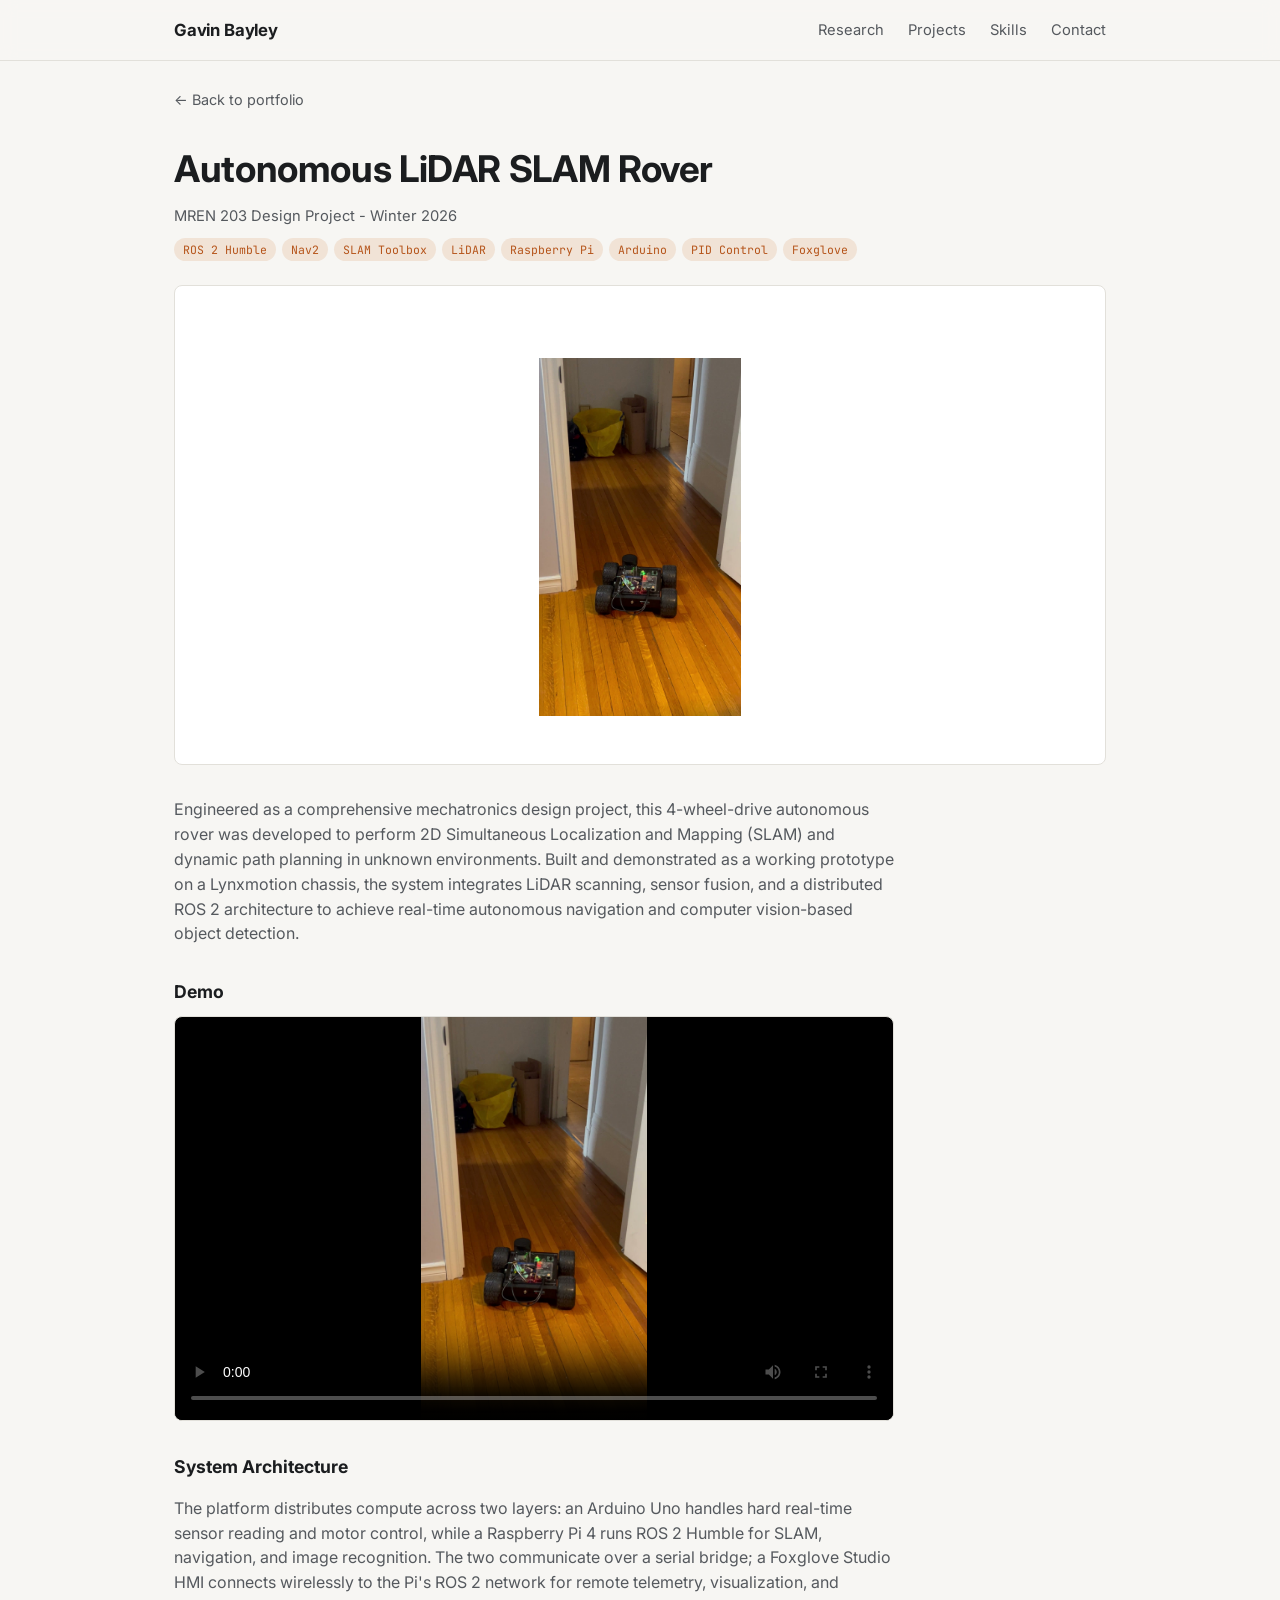
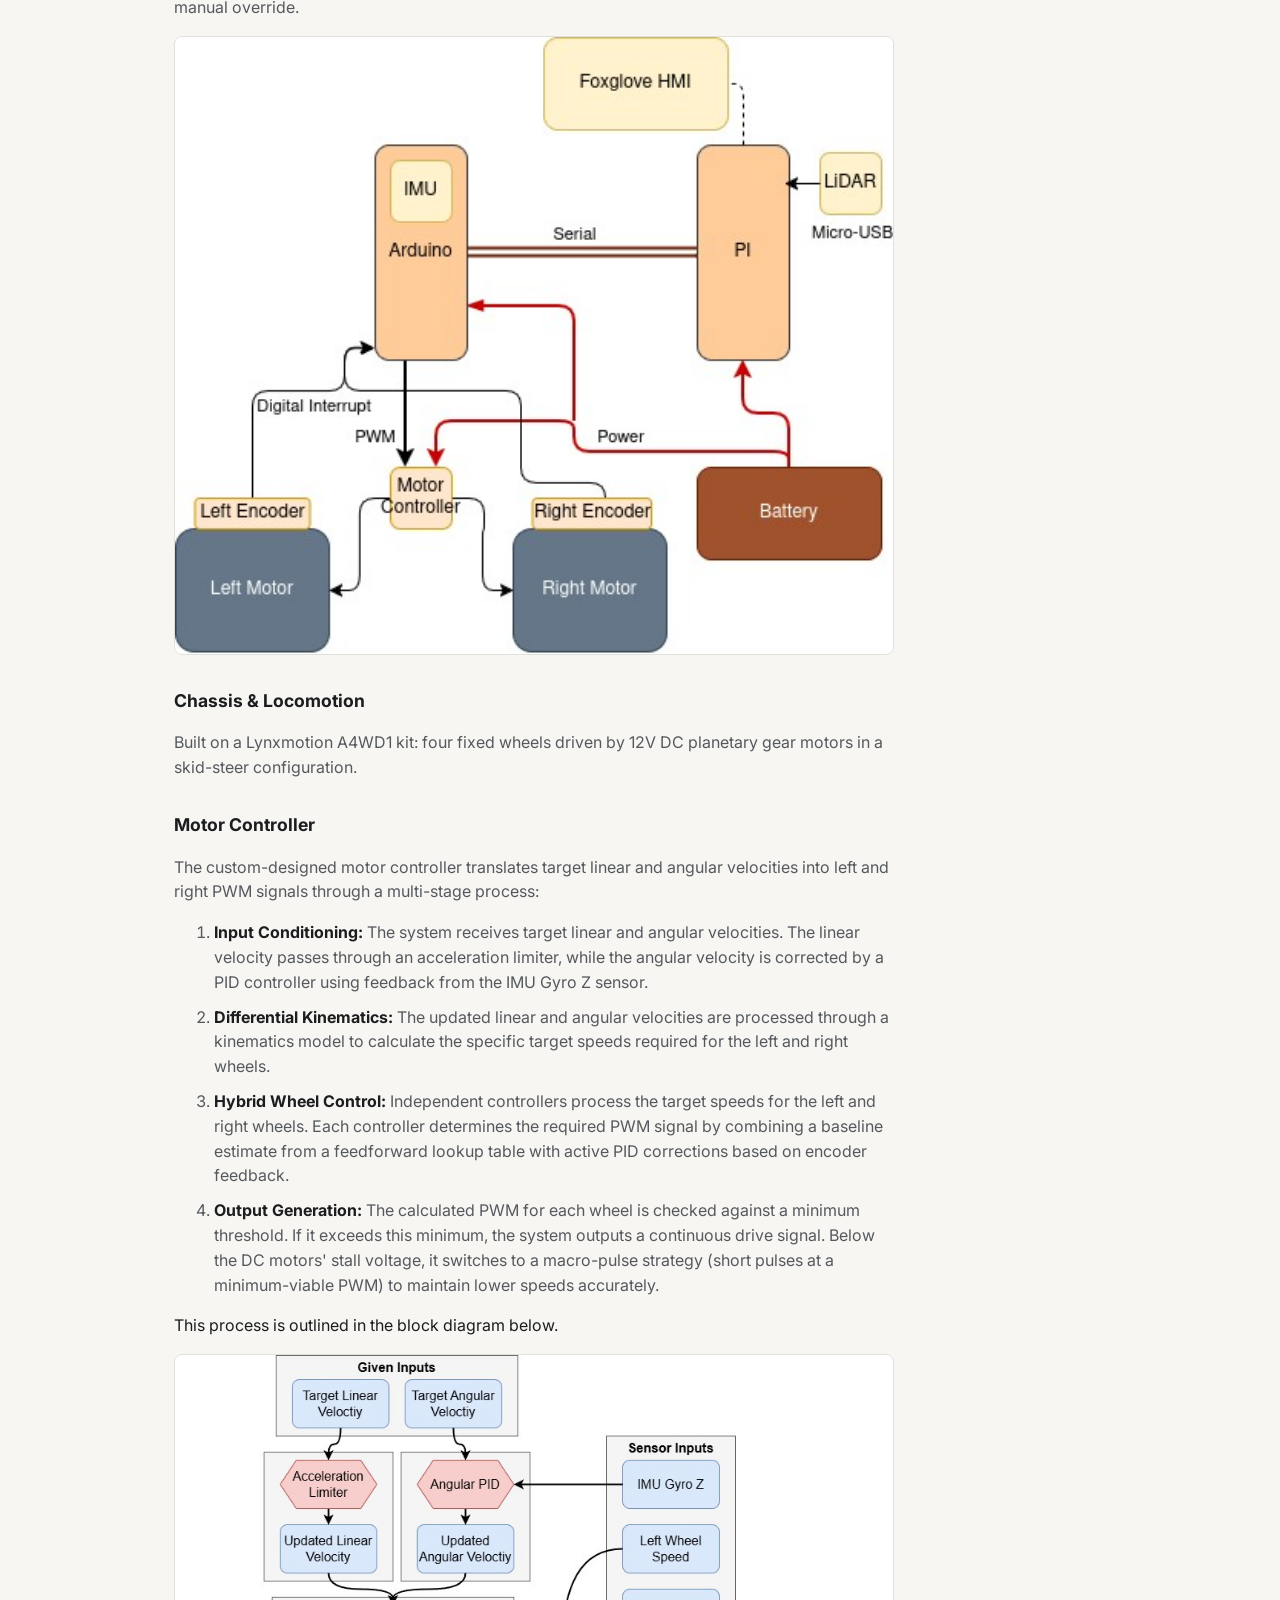
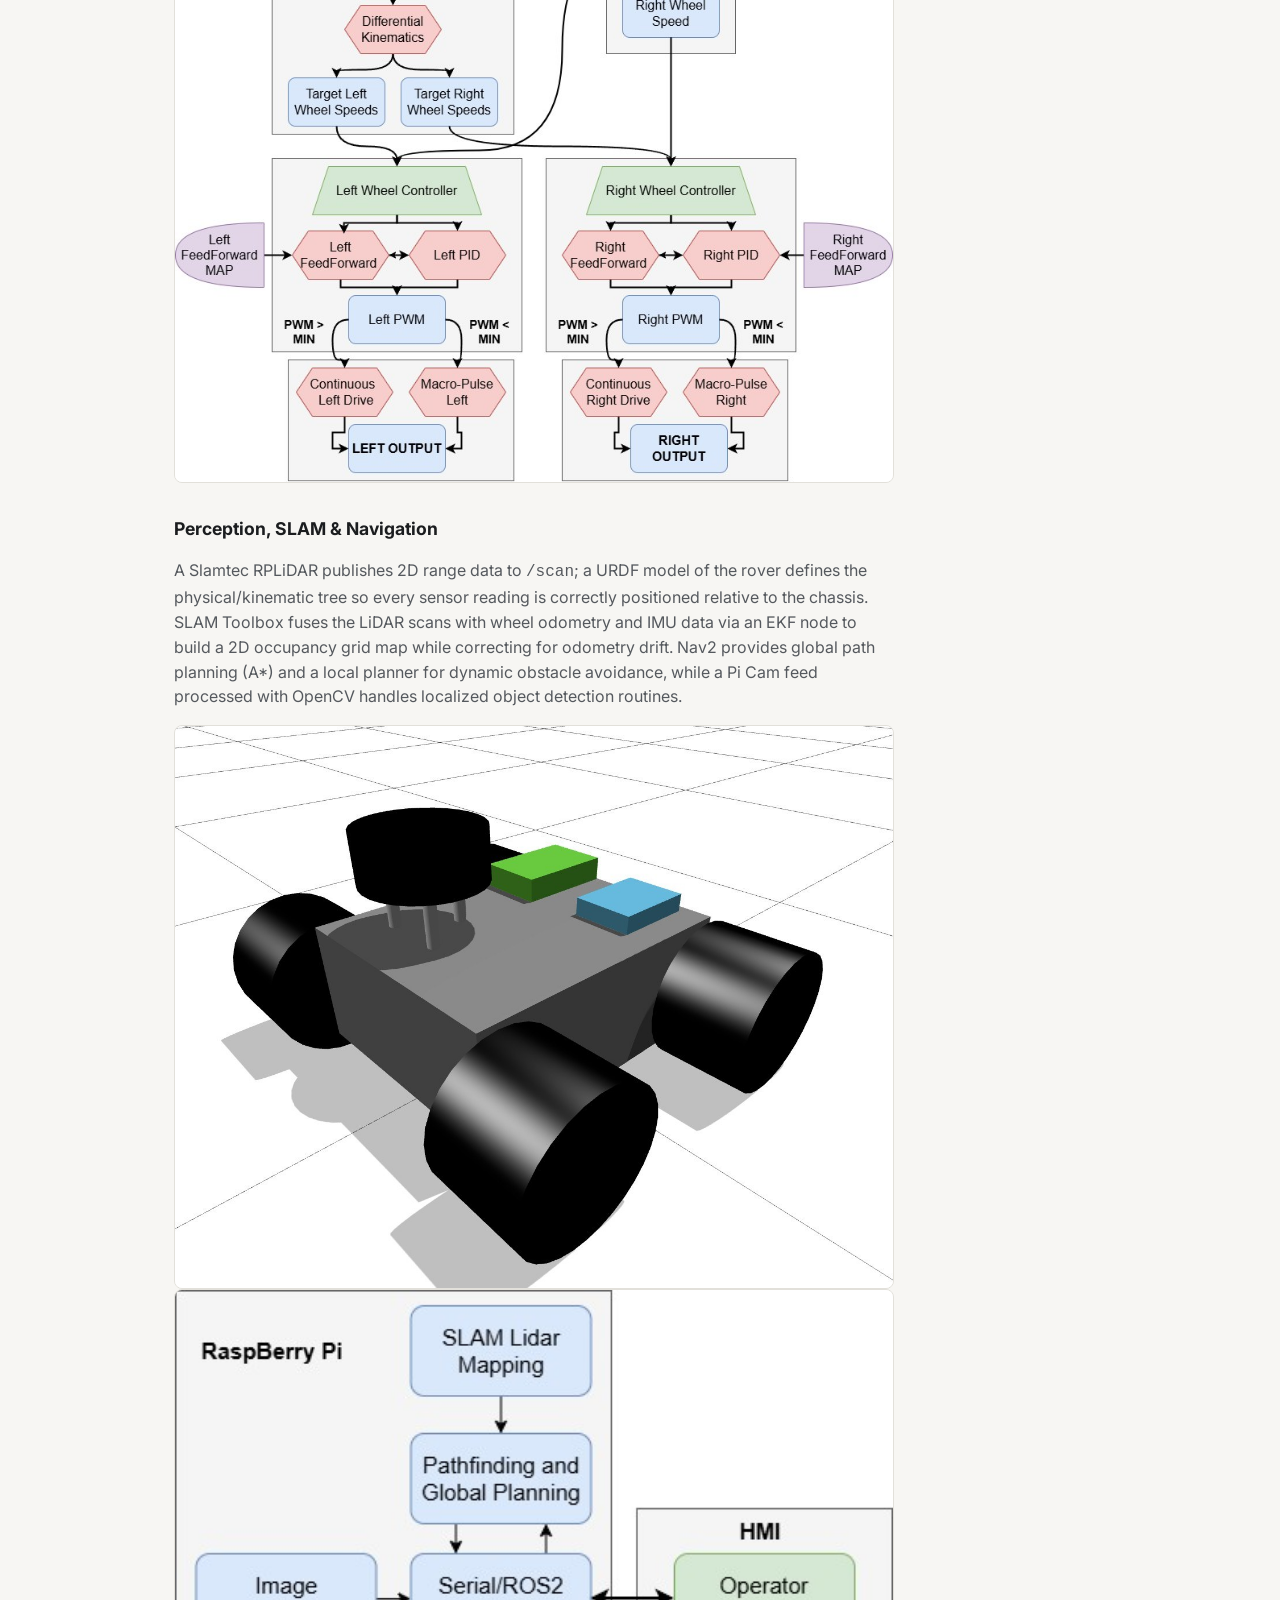
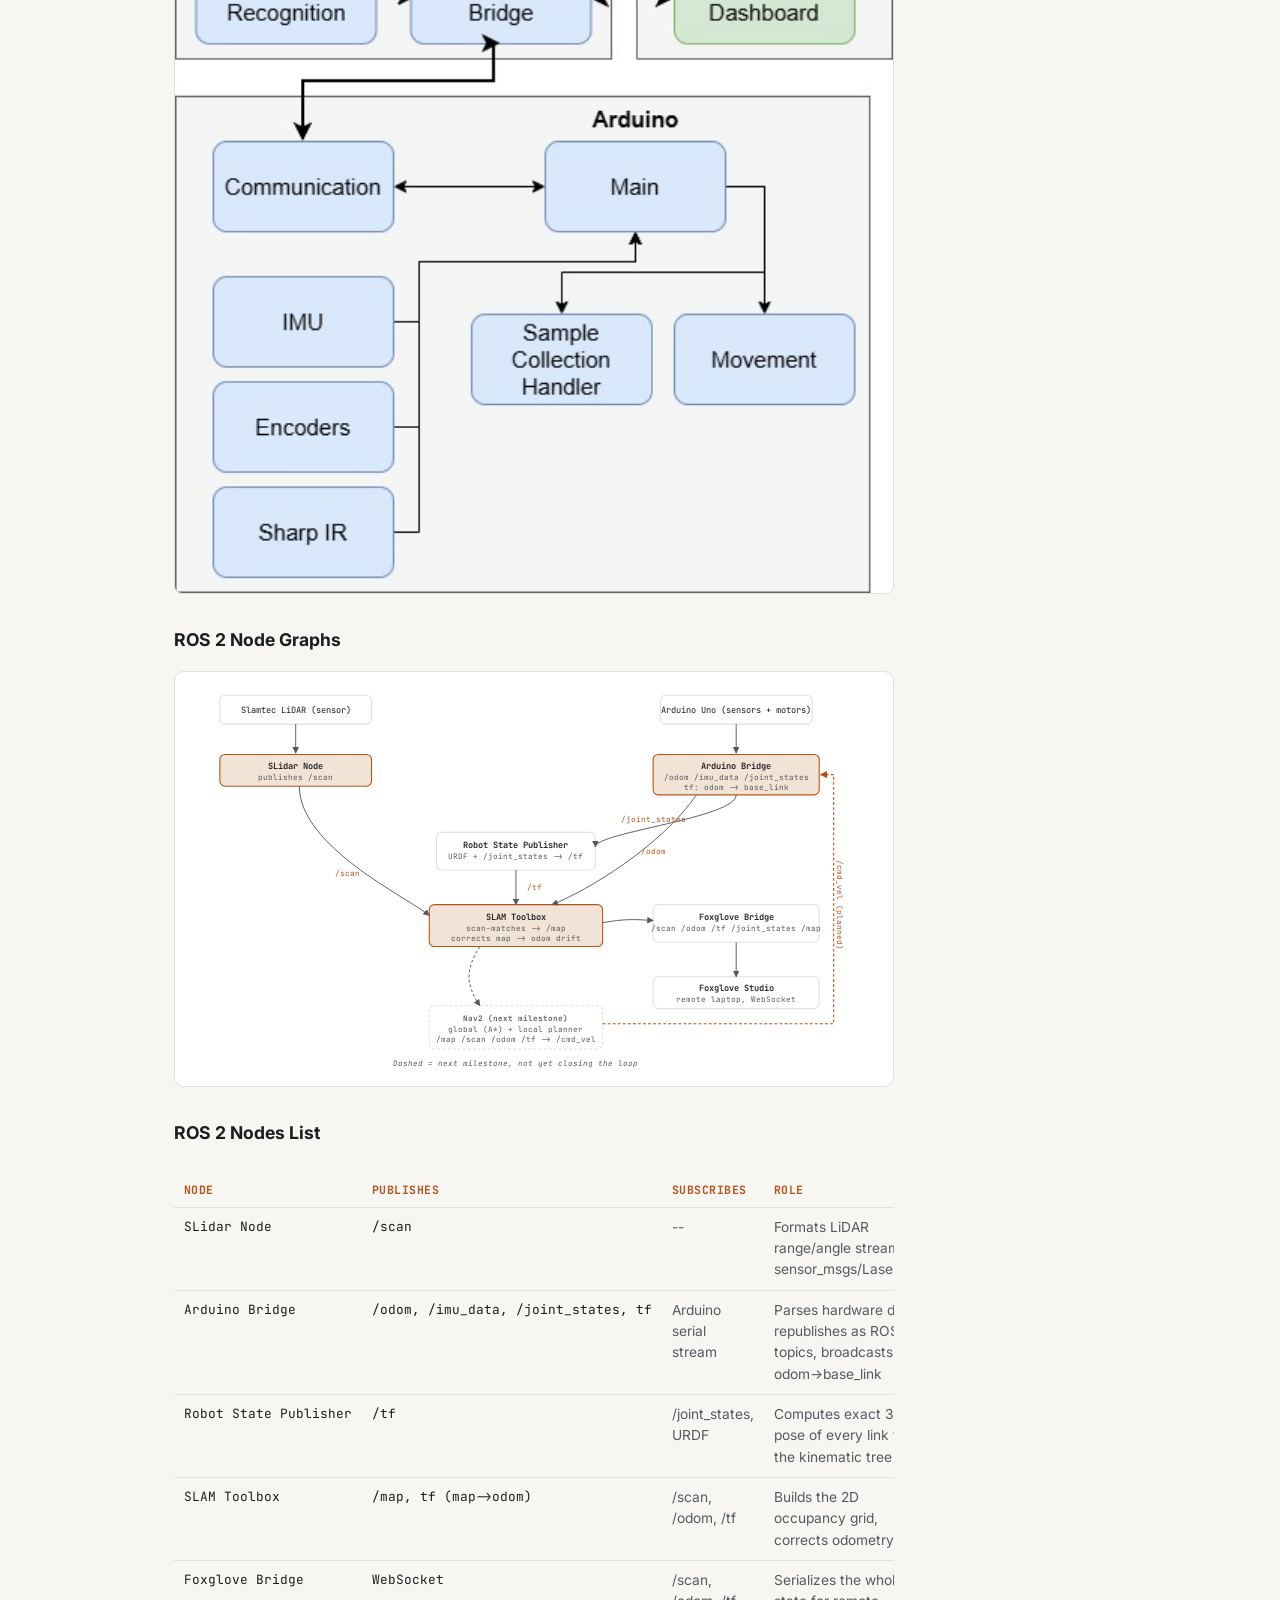
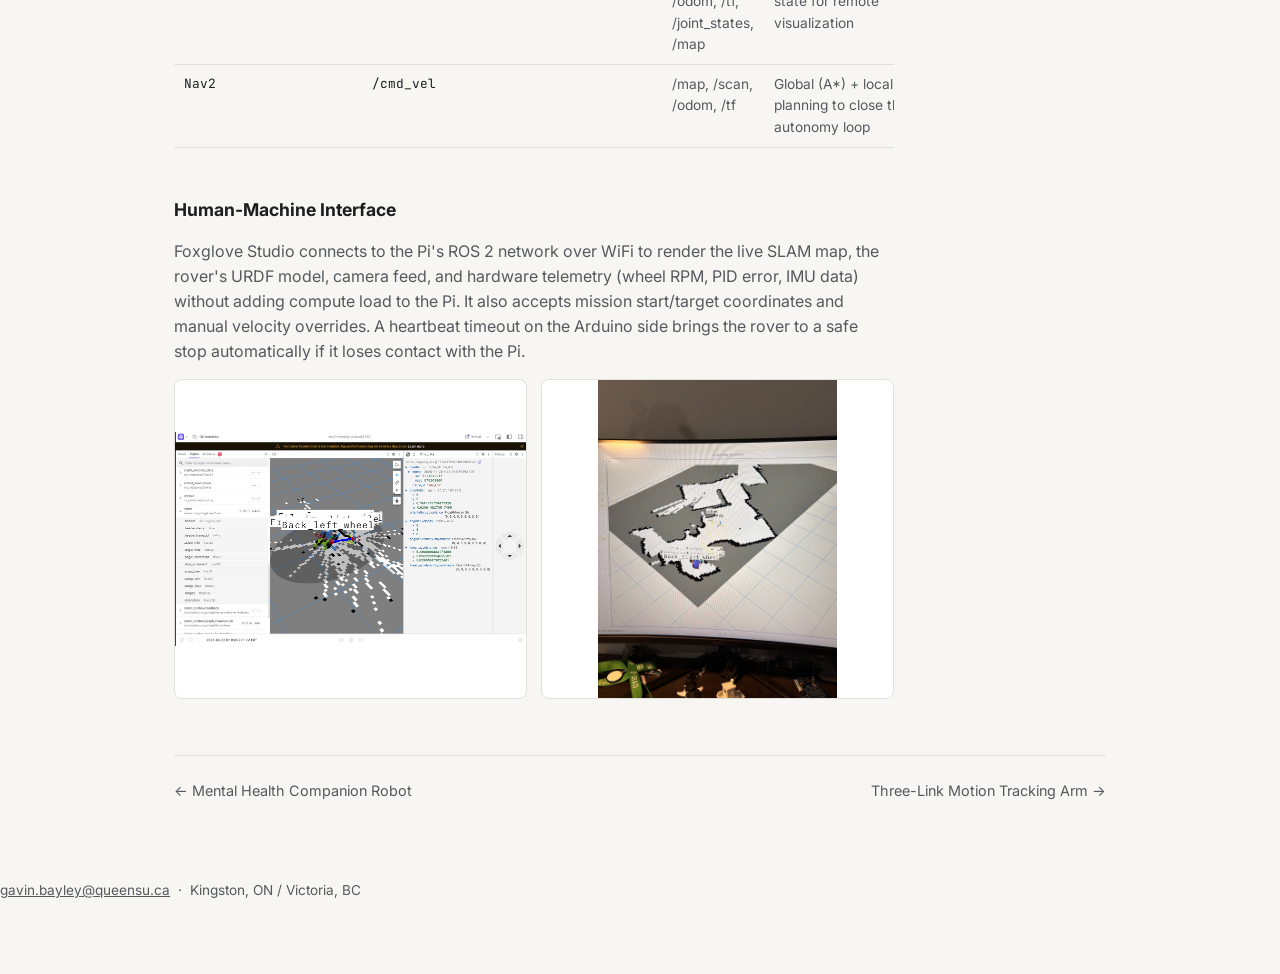
<file: projects/slam-robot.html>
<!doctype html>
<html lang="en">
<head>
<meta charset="UTF-8">
<meta name="viewport" content="width=device-width, initial-scale=1.0">
<title>Autonomous LiDAR SLAM Rover — Gavin Bayley</title>
<link rel="preconnect" href="https://fonts.googleapis.com">
<link rel="preconnect" href="https://fonts.gstatic.com" crossorigin>
<link href="https://fonts.googleapis.com/css2?family=Inter:wght@400;500;600;700&family=JetBrains+Mono:wght@400;500&display=swap" rel="stylesheet">
<link rel="stylesheet" href="../style.css?v=7">
</head>
<body>

<header>
  <nav class="wrap">
    <a class="brand" href="../index.html#top">Gavin Bayley</a>
    <div class="navlinks">
      <a href="../index.html#research">Research</a>
      <a href="../index.html#projects">Projects</a>
      <a href="../index.html#skills">Skills</a>
      <a href="../index.html#contact">Contact</a>
    </div>
  </nav>
</header>

<div class="wrap">
  <a class="back-link" href="../index.html#projects">← Back to portfolio</a>

  <div class="detail-head">
    <h1>Autonomous LiDAR SLAM Rover</h1>
    <div class="meta">MREN 203 Design Project - Winter 2026</div>
    <div class="tags">
      <span class="tag">ROS 2 Humble</span><span class="tag">Nav2</span><span class="tag">SLAM Toolbox</span>
      <span class="tag">LiDAR</span><span class="tag">Raspberry Pi</span><span class="tag">Arduino</span>
      <span class="tag">PID Control</span><span class="tag">Foxglove</span>
    </div>
  </div>

  <img class="photo hero" src="../images/slam-robot/01.jpg" alt="Autonomous LiDAR rover driving across a hardwood floor, live">

  <div class="detail-body">
    <p>
      Engineered as a comprehensive mechatronics design project, this 4-wheel-drive autonomous rover was developed to perform 2D Simultaneous Localization and Mapping (SLAM) and dynamic path planning in unknown environments. Built and demonstrated as a working prototype on a Lynxmotion chassis, the system integrates LiDAR scanning, sensor fusion, and a distributed ROS 2 architecture to achieve real-time autonomous navigation and computer vision-based object detection.
    </p>

    <h3>Demo</h3>
    <video class="photo" controls preload="metadata" poster="../images/slam-robot/01.jpg">
      <source src="../images/slam-robot/demo.mp4" type="video/mp4">
    </video>

    <h3>System Architecture</h3>
    <p>
      The platform distributes compute across two layers: an Arduino Uno handles hard real-time sensor
      reading and motor control, while a Raspberry Pi 4 runs ROS 2 Humble for SLAM, navigation, and
      image recognition. The two communicate over a serial bridge; a Foxglove Studio HMI connects
      wirelessly to the Pi's ROS 2 network for remote telemetry, visualization, and manual override.
    </p>
    <img class="photo" src="../images/slam-robot/10.jpg" alt="Hardware system overview: Arduino, IMU, motor controller, encoders, Pi, LiDAR, battery, Foxglove HMI">

    <h3>Chassis &amp; Locomotion</h3>
    <p>
      Built on a Lynxmotion A4WD1 kit: four fixed wheels driven by 12V DC planetary gear motors in
      a skid-steer configuration.
    </p>

    <h3>Motor Controller</h3>
    <p>
      The custom-designed motor controller translates target linear and angular velocities into left and right PWM signals through a multi-stage process:
      
    <ol>
    <li><strong>Input Conditioning:</strong> The system receives target linear and angular velocities. The linear velocity 
      passes through an acceleration limiter, while the angular velocity is corrected by a PID controller using feedback from the IMU Gyro Z sensor.</li>
    <li><strong>Differential Kinematics:</strong> The updated linear and angular velocities are processed through a kinematics 
      model to calculate the specific target speeds required for the left and right wheels.</li>
    <li><strong>Hybrid Wheel Control:</strong> Independent controllers process the target speeds for the left and right wheels. 
      Each controller determines the required PWM signal by combining a baseline estimate from a feedforward lookup table with active PID corrections based on encoder feedback.</li>
    <li><strong>Output Generation:</strong> The calculated PWM for each wheel is checked against a minimum threshold. If it 
      exceeds this minimum, the system outputs a continuous drive signal. Below the DC motors' stall voltage, it switches to a macro-pulse strategy (short pulses at a minimum-viable PWM) to maintain lower speeds accurately.</li>
    </ol>

    This process is outlined in the block diagram below.
    </p>
    <img class="photo" src="../images/slam-robot/03.jpg" alt="Motor controller flow chart: feedforward + PID + macro-pulsing per wheel">

    <h3>Perception, SLAM &amp; Navigation</h3>
    <p>
      A Slamtec RPLiDAR publishes 2D range data to <code>/scan</code>; a URDF model of the rover
      defines the physical/kinematic tree so every sensor reading is correctly positioned relative
      to the chassis. SLAM Toolbox fuses the LiDAR scans with wheel odometry and IMU data via an EKF node to build
      a 2D occupancy grid map while correcting for odometry drift. Nav2 provides global path
      planning (A*) and a local planner for dynamic obstacle avoidance, while a Pi Cam feed processed with
      OpenCV handles localized object detection routines.
    </p>
    <img class="photo" src="../images/slam-robot/02.jpg" alt="The rover's URDF model rendered in RViz">
    <img class="photo" src="../images/slam-robot/11.jpg" alt="Software module diagram: Pi ROS 2 nodes, Arduino modules, HMI">

    <h3>ROS 2 Node Graphs</h3>
    <div class="diagram-wrap">
      <svg class="diagram" viewBox="0 0 950 530" width="950" height="530" xmlns="http://www.w3.org/2000/svg">
        <defs>
          <marker id="hArrow" viewBox="0 0 10 10" refX="9" refY="5" markerWidth="7" markerHeight="7" orient="auto-start-reverse">
            <path d="M0,0 L10,5 L0,10 z" fill="var(--text-dim)"></path>
          </marker>
          <marker id="hArrowAccent" viewBox="0 0 10 10" refX="9" refY="5" markerWidth="7" markerHeight="7" orient="auto-start-reverse">
            <path d="M0,0 L10,5 L0,10 z" fill="var(--accent)"></path>
          </marker>
        </defs>
        <rect class="dg-node" x="40" y="10" width="210" height="40" rx="7"></rect>
        <text class="dg-text" x="145" y="34" text-anchor="middle">Slamtec LiDAR (sensor)</text>
        <rect class="dg-node" x="650" y="10" width="210" height="40" rx="7"></rect>
        <text class="dg-text" x="755" y="34" text-anchor="middle">Arduino Uno (sensors + motors)</text>
        <line class="dg-edge" x1="145" y1="50" x2="145" y2="90" marker-end="url(#hArrow)"></line>
        <line class="dg-edge" x1="755" y1="50" x2="755" y2="90" marker-end="url(#hArrow)"></line>
        <rect class="dg-node-accent" x="40" y="92" width="210" height="44" rx="7"></rect>
        <text class="dg-text" x="145" y="112" text-anchor="middle" font-weight="600">SLidar Node</text>
        <text class="dg-text-dim" x="145" y="128" text-anchor="middle">publishes /scan</text>
        <rect class="dg-node-accent" x="640" y="92" width="230" height="56" rx="7"></rect>
        <text class="dg-text" x="755" y="112" text-anchor="middle" font-weight="600">Arduino Bridge</text>
        <text class="dg-text-dim" x="755" y="127" text-anchor="middle">/odom /imu_data /joint_states</text>
        <text class="dg-text-dim" x="755" y="141" text-anchor="middle">tf: odom -&gt; base_link</text>
        <rect class="dg-node" x="340" y="200" width="220" height="52" rx="7"></rect>
        <text class="dg-text" x="450" y="221" text-anchor="middle" font-weight="600">Robot State Publisher</text>
        <text class="dg-text-dim" x="450" y="237" text-anchor="middle">URDF + /joint_states -&gt; /tf</text>
        <path class="dg-edge" d="M755,148 C755,180 560,200 560,220" marker-end="url(#hArrow)"></path>
        <text class="dg-text-accent" x="640" y="185" text-anchor="middle">/joint_states</text>
        <rect class="dg-node-accent" x="330" y="300" width="240" height="58" rx="7"></rect>
        <text class="dg-text" x="450" y="321" text-anchor="middle" font-weight="600">SLAM Toolbox</text>
        <text class="dg-text-dim" x="450" y="336" text-anchor="middle">scan-matches -&gt; /map</text>
        <text class="dg-text-dim" x="450" y="350" text-anchor="middle">corrects map -&gt; odom drift</text>
        <path class="dg-edge" d="M150,136 C150,220 300,290 330,315" marker-end="url(#hArrow)"></path>
        <text class="dg-text-accent" x="200" y="260">/scan</text>
        <path class="dg-edge" d="M700,148 C650,220 550,280 500,300" marker-end="url(#hArrow)"></path>
        <text class="dg-text-accent" x="640" y="230" text-anchor="middle">/odom</text>
        <line class="dg-edge" x1="450" y1="252" x2="450" y2="300" marker-end="url(#hArrow)"></line>
        <text class="dg-text-accent" x="465" y="280">/tf</text>
        <rect class="dg-node" x="640" y="300" width="230" height="52" rx="7"></rect>
        <text class="dg-text" x="755" y="321" text-anchor="middle" font-weight="600">Foxglove Bridge</text>
        <text class="dg-text-dim" x="755" y="337" text-anchor="middle">/scan /odom /tf /joint_states /map</text>
        <path class="dg-edge" d="M570,325 C600,320 610,320 640,322" marker-end="url(#hArrow)"></path>
        <rect class="dg-node" x="640" y="400" width="230" height="44" rx="7"></rect>
        <text class="dg-text" x="755" y="420" text-anchor="middle" font-weight="600">Foxglove Studio</text>
        <text class="dg-text-dim" x="755" y="435" text-anchor="middle">remote laptop, WebSocket</text>
        <line class="dg-edge" x1="755" y1="352" x2="755" y2="400" marker-end="url(#hArrow)"></line>
        <rect class="dg-node" x="330" y="440" width="240" height="60" rx="7" stroke-dasharray="4 3"></rect>
        <text class="dg-text-dim" x="450" y="461" text-anchor="middle" font-weight="600">Nav2 (next milestone)</text>
        <text class="dg-text-dim" x="450" y="476" text-anchor="middle">global (A*) + local planner</text>
        <text class="dg-text-dim" x="450" y="490" text-anchor="middle">/map /scan /odom /tf -&gt; /cmd_vel</text>
        <path class="dg-edge" d="M400,358 C380,390 380,410 400,440" stroke-dasharray="4 3" marker-end="url(#hArrow)"></path>
        <path class="dg-edge-accent" d="M570,465 L890,465 L890,120 L872,120" stroke-dasharray="4 3" marker-end="url(#hArrowAccent)"></path>
        <text class="dg-text-accent" x="895" y="300" transform="rotate(90 895 300)" text-anchor="middle">/cmd_vel (planned)</text>
        <text class="dg-text-dim" x="450" y="524" text-anchor="middle" font-style="italic">Dashed = next milestone, not yet closing the loop</text>
      </svg>
    </div>

    <h3>ROS 2 Nodes List</h3>

    <div class="tech-table-wrap">
      <table class="tech-table">
        <tr><th>Node</th><th>Publishes</th><th>Subscribes</th><th>Role</th></tr>
        <tr><td>SLidar Node</td><td class="mono">/scan</td><td>--</td><td>Formats LiDAR range/angle stream into sensor_msgs/LaserScan</td></tr>
        <tr><td>Arduino Bridge</td><td class="mono">/odom, /imu_data, /joint_states, tf</td><td>Arduino serial stream</td><td>Parses hardware data, republishes as ROS 2 topics, broadcasts odom-&gt;base_link</td></tr>
        <tr><td>Robot State Publisher</td><td class="mono">/tf</td><td>/joint_states, URDF</td><td>Computes exact 3D pose of every link from the kinematic tree</td></tr>
        <tr><td>SLAM Toolbox</td><td class="mono">/map, tf (map-&gt;odom)</td><td>/scan, /odom, /tf</td><td>Builds the 2D occupancy grid, corrects odometry drift</td></tr>
        <tr><td>Foxglove Bridge</td><td class="mono">WebSocket</td><td>/scan, /odom, /tf, /joint_states, /map</td><td>Serializes the whole state for remote visualization</td></tr>
        <tr><td>Nav2 <em></em></td><td class="mono">/cmd_vel</td><td>/map, /scan, /odom, /tf</td><td>Global (A*) + local planning to close the autonomy loop</td></tr>
      </table>
    </div>

    <h3>Human-Machine Interface</h3>
    <p>
      Foxglove Studio connects to the Pi's ROS 2 network over WiFi to render the live SLAM map, the
      rover's URDF model, camera feed, and hardware telemetry (wheel RPM, PID error, IMU data)
      without adding compute load to the Pi. It also accepts mission start/target coordinates and
      manual velocity overrides. A heartbeat timeout on the Arduino side brings the rover to a safe
      stop automatically if it loses contact with the Pi.
    </p>
    <div class="gallery">
      <img class="photo" src="../images/slam-robot/04.jpg" alt="Foxglove Studio dashboard: live LiDAR scan, SLAM map, and IMU data panel">
      <img class="photo" src="../images/slam-robot/05.jpg" alt="Foxglove 3D panel showing the completed SLAM occupancy map, photographed live off the monitor">
    </div>
  </div>

  <div class="detail-nav">
    <a href="flower-robot.html">← Mental Health Companion Robot</a>
    <a href="three-link-arm.html">Three-Link Motion Tracking Arm →</a>
  </div>
</div>

<footer id="contact">
  <p>
    <a href="mailto:gavin.bayley@queensu.ca">gavin.bayley@queensu.ca</a>
    &nbsp;·&nbsp; Kingston, ON / Victoria, BC
  </p>
</footer>

</body>
</html>
</file>
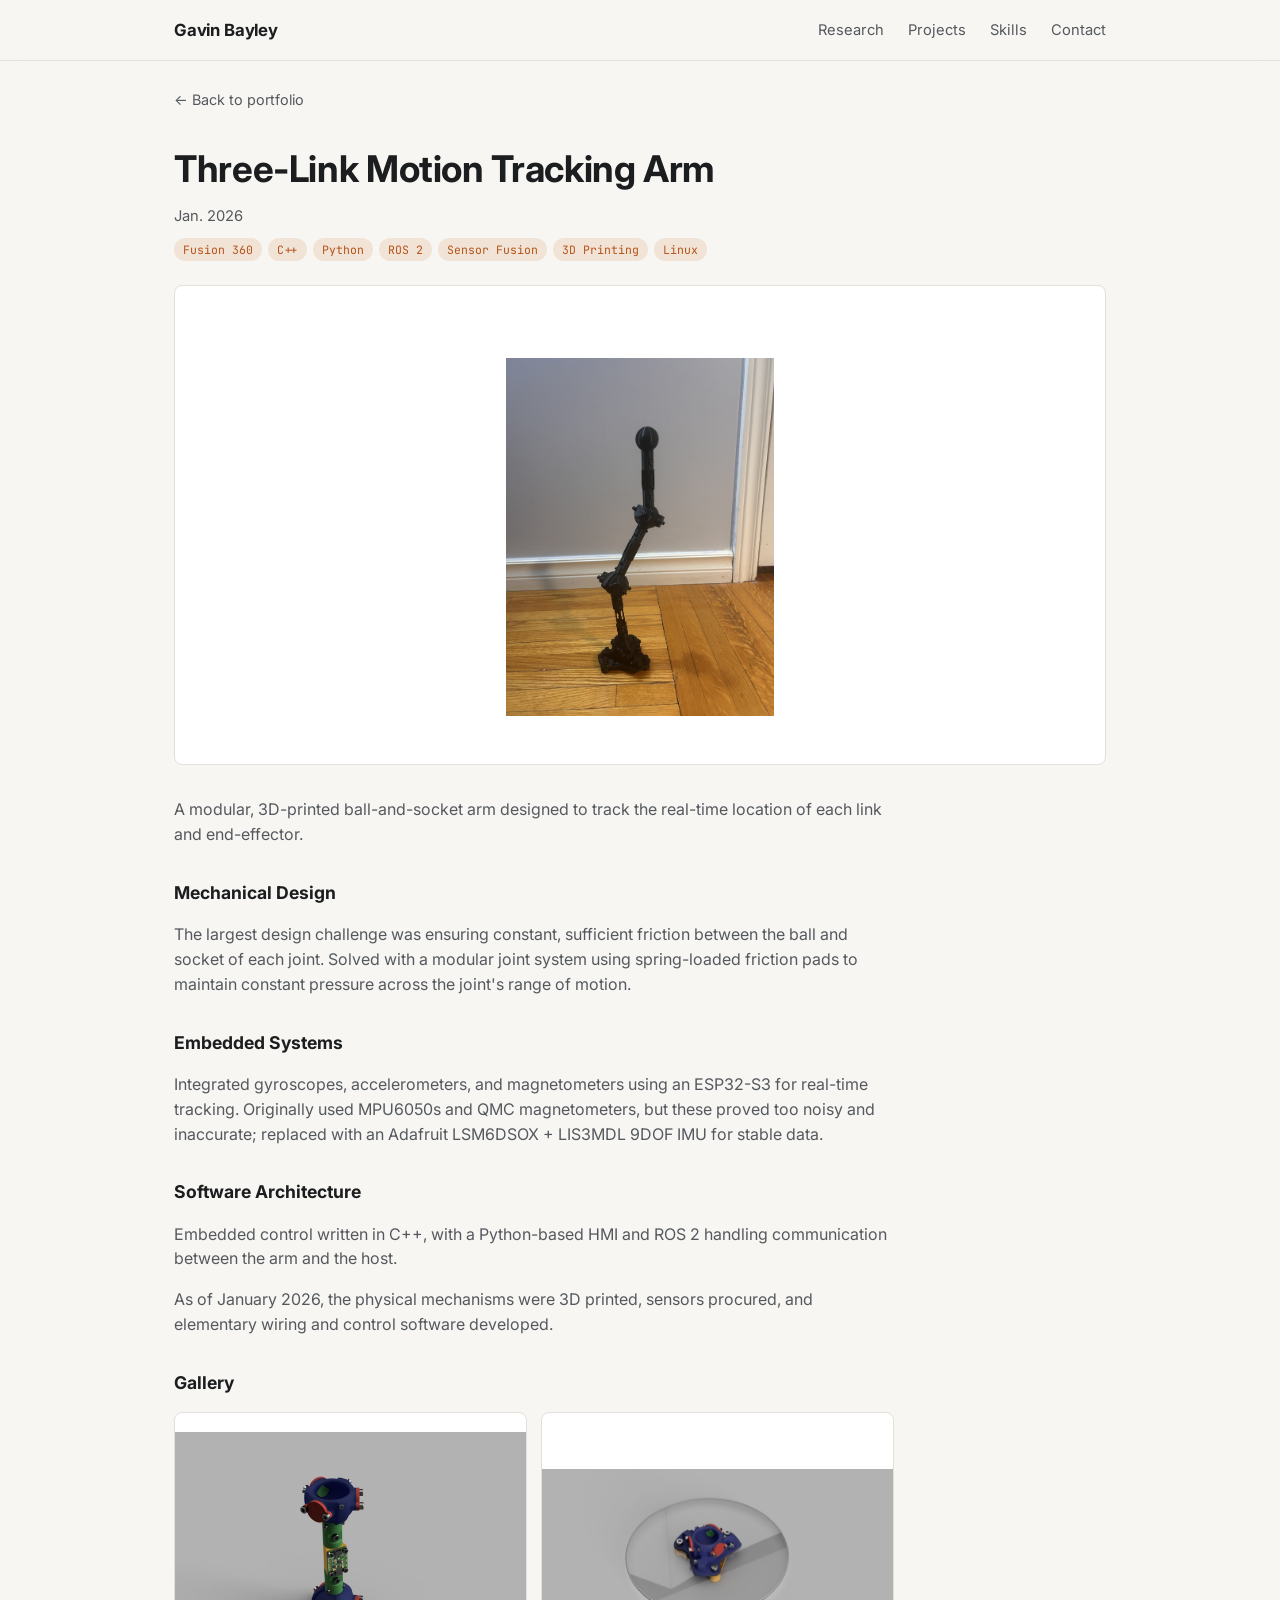
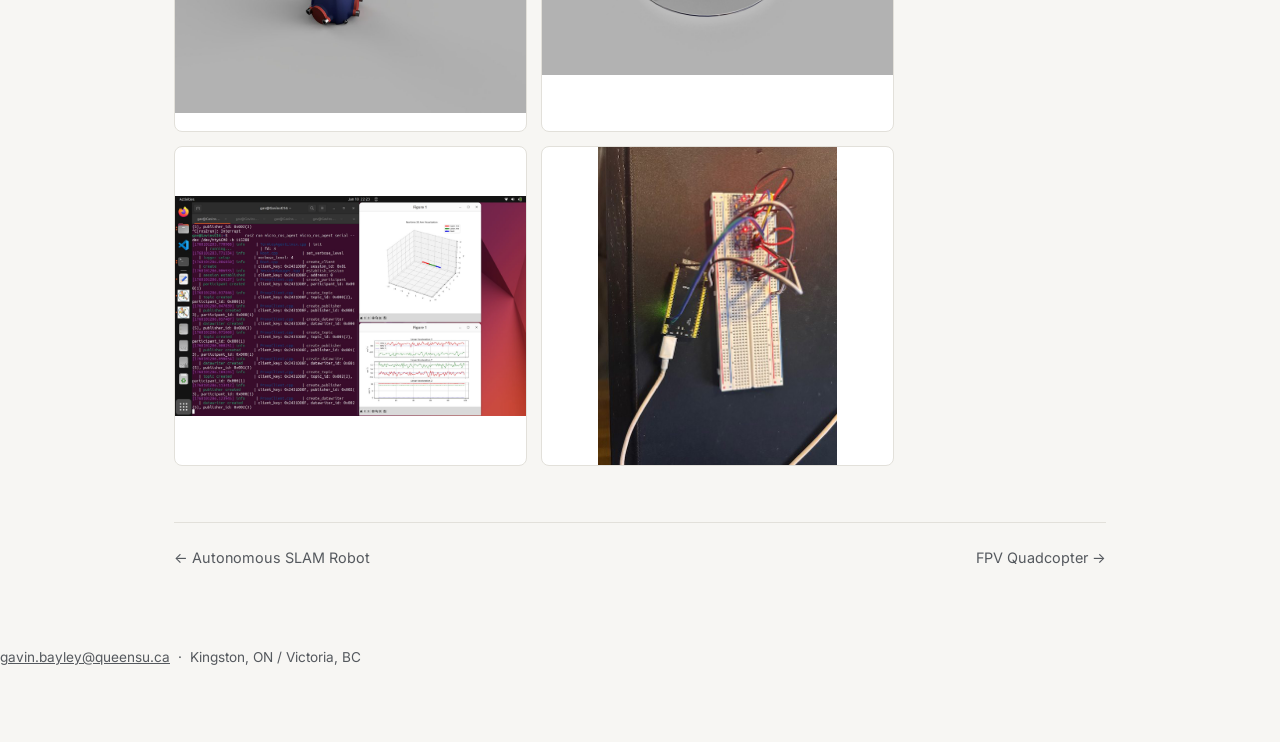
<file: projects/three-link-arm.html>
<!doctype html>
<html lang="en">
<head>
<meta charset="UTF-8">
<meta name="viewport" content="width=device-width, initial-scale=1.0">
<title>Three-Link Motion Tracking Arm — Gavin Bayley</title>
<link rel="preconnect" href="https://fonts.googleapis.com">
<link rel="preconnect" href="https://fonts.gstatic.com" crossorigin>
<link href="https://fonts.googleapis.com/css2?family=Inter:wght@400;500;600;700&family=JetBrains+Mono:wght@400;500&display=swap" rel="stylesheet">
<link rel="stylesheet" href="../style.css?v=7">
</head>
<body>

<header>
  <nav class="wrap">
    <a class="brand" href="../index.html#top">Gavin Bayley</a>
    <div class="navlinks">
      <a href="../index.html#research">Research</a>
      <a href="../index.html#projects">Projects</a>
      <a href="../index.html#skills">Skills</a>
      <a href="../index.html#contact">Contact</a>
    </div>
  </nav>
</header>

<div class="wrap">
  <a class="back-link" href="../index.html#projects">← Back to portfolio</a>

  <div class="detail-head">
    <h1>Three-Link Motion Tracking Arm</h1>
    <div class="meta">Jan. 2026</div>
    <div class="tags">
      <span class="tag">Fusion 360</span><span class="tag">C++</span><span class="tag">Python</span>
      <span class="tag">ROS 2</span><span class="tag">Sensor Fusion</span><span class="tag">3D Printing</span><span class="tag">Linux</span>
    </div>
  </div>

  <img class="photo hero" src="../images/three-link-arm/04.jpg" alt="The fully assembled three-link arm standing upright">

  <div class="detail-body">
    <p>
      A modular, 3D-printed ball-and-socket arm designed to track the real-time location of each
      link and end-effector.
    </p>

    <h3>Mechanical Design</h3>
    <p>
      The largest design challenge was ensuring constant, sufficient friction between the ball and
      socket of each joint. Solved with a modular joint system using spring-loaded friction pads
      to maintain constant pressure across the joint's range of motion.
    </p>

    <h3>Embedded Systems</h3>
    <p>
      Integrated gyroscopes, accelerometers, and magnetometers using an ESP32-S3 for real-time
      tracking. Originally used MPU6050s and QMC magnetometers, but these proved too noisy and
      inaccurate; replaced with an Adafruit LSM6DSOX + LIS3MDL 9DOF IMU for stable data.
    </p>

    <h3>Software Architecture</h3>
    <p>
      Embedded control written in C++, with a Python-based HMI and ROS&nbsp;2 handling
      communication between the arm and the host.
    </p>

    <p>
      As of January 2026, the physical mechanisms were 3D printed, sensors procured, and
      elementary wiring and control software developed.
    </p>

    <h3>Gallery</h3>
    <div class="gallery">
      <img class="photo" src="../images/three-link-arm/01.jpg" alt="Rendering of a socket link joint">
      <img class="photo" src="../images/three-link-arm/03.jpg" alt="Rendering of the base assembly">
      <img class="photo" src="../images/three-link-arm/07.jpg" alt="Real-time 3D arm visualization and sensor data software demo">
      <img class="photo" src="../images/three-link-arm/08.jpg" alt="IMU sensor breadboard test setup">
    </div>
  </div>

  <div class="detail-nav">
    <a href="slam-robot.html">← Autonomous SLAM Robot</a>
    <a href="fpv-quadcopter.html">FPV Quadcopter →</a>
  </div>
</div>

<footer id="contact">
  <p>
    <a href="mailto:gavin.bayley@queensu.ca">gavin.bayley@queensu.ca</a>
    &nbsp;·&nbsp; Kingston, ON / Victoria, BC
  </p>
</footer>

</body>
</html>
</file>
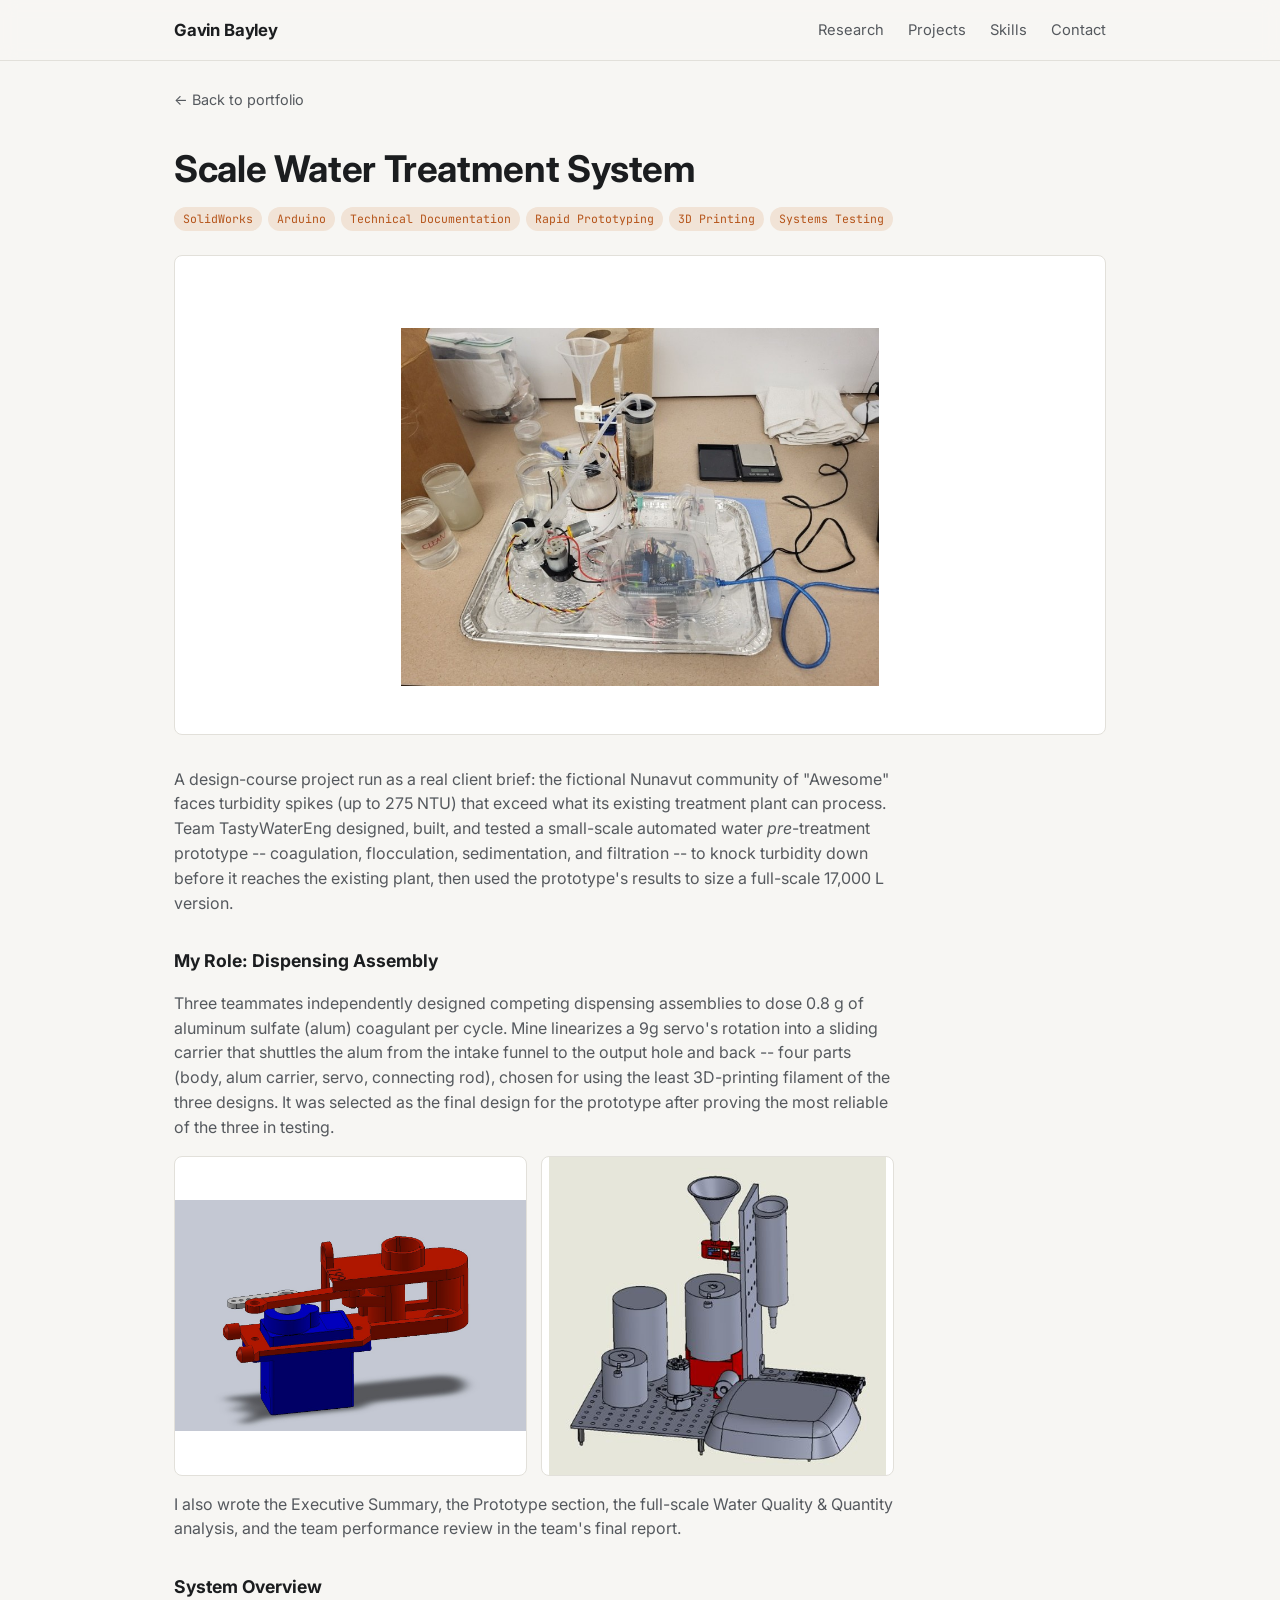
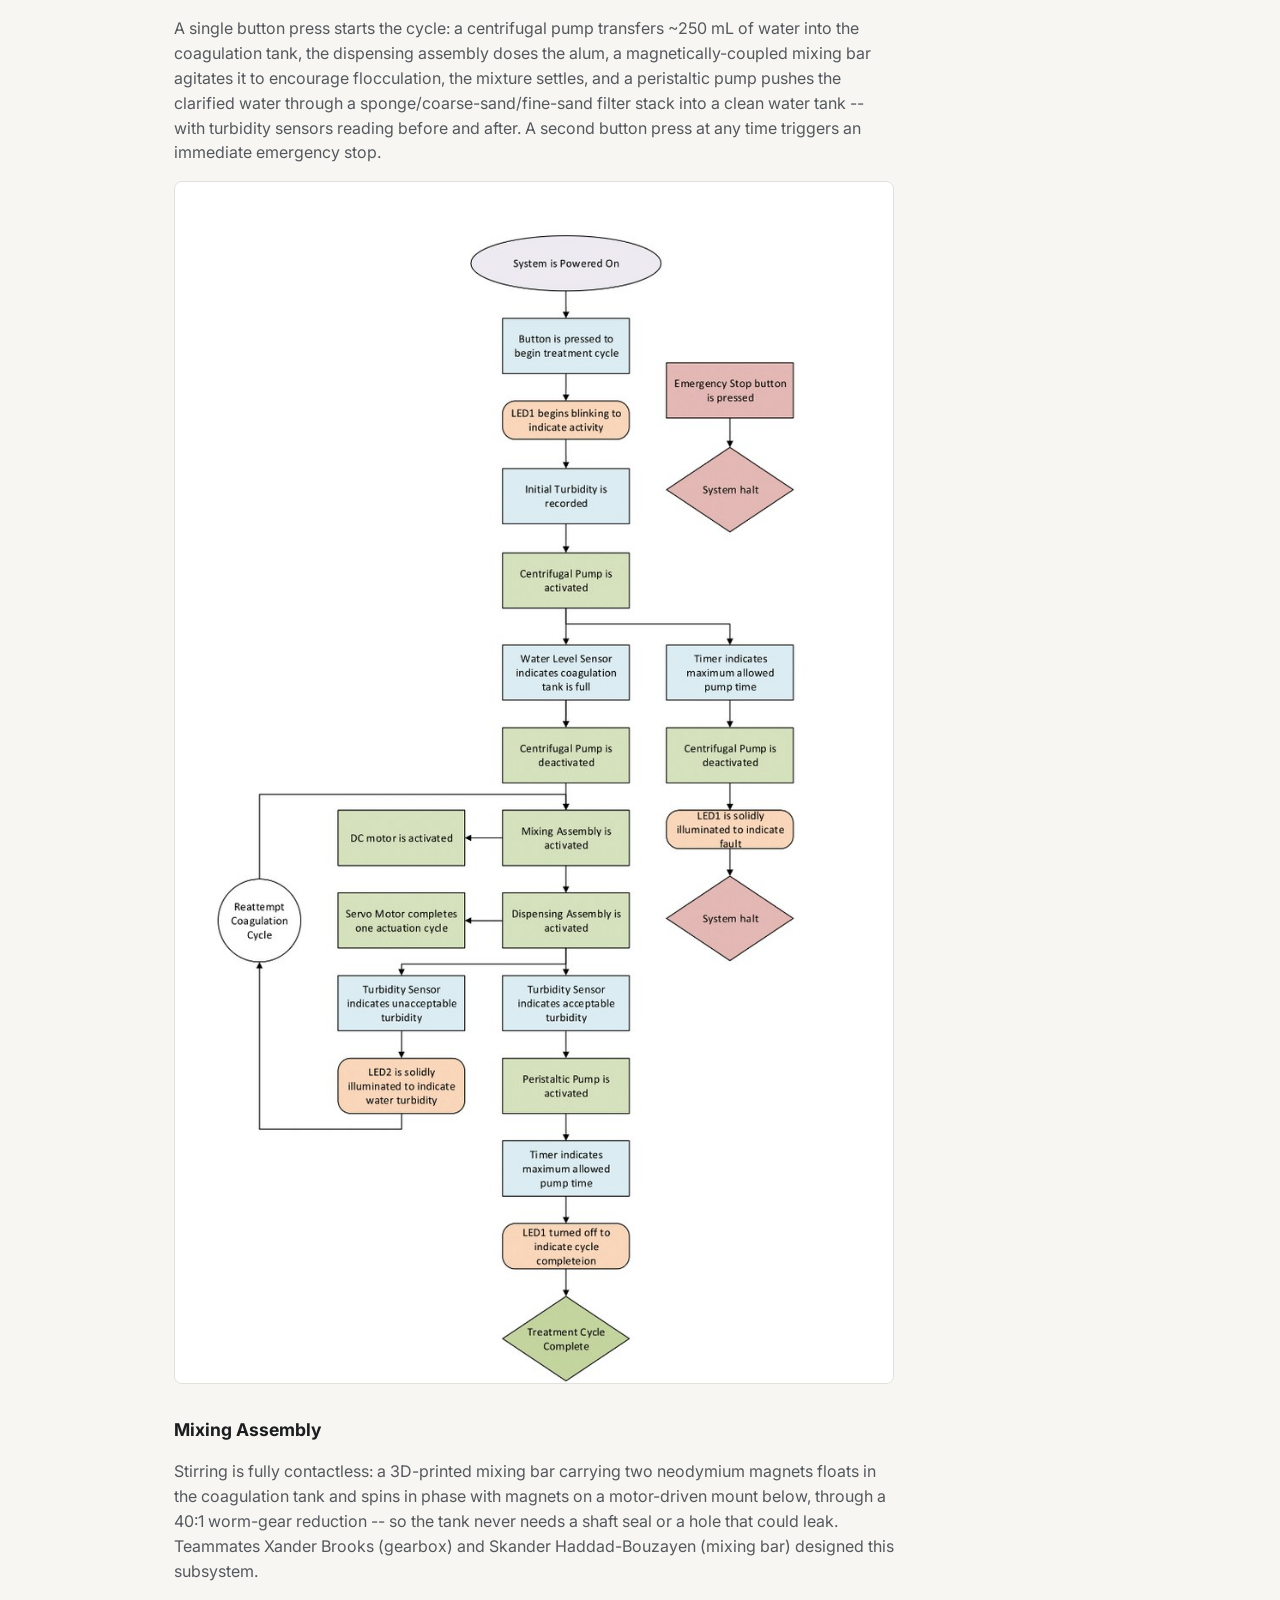
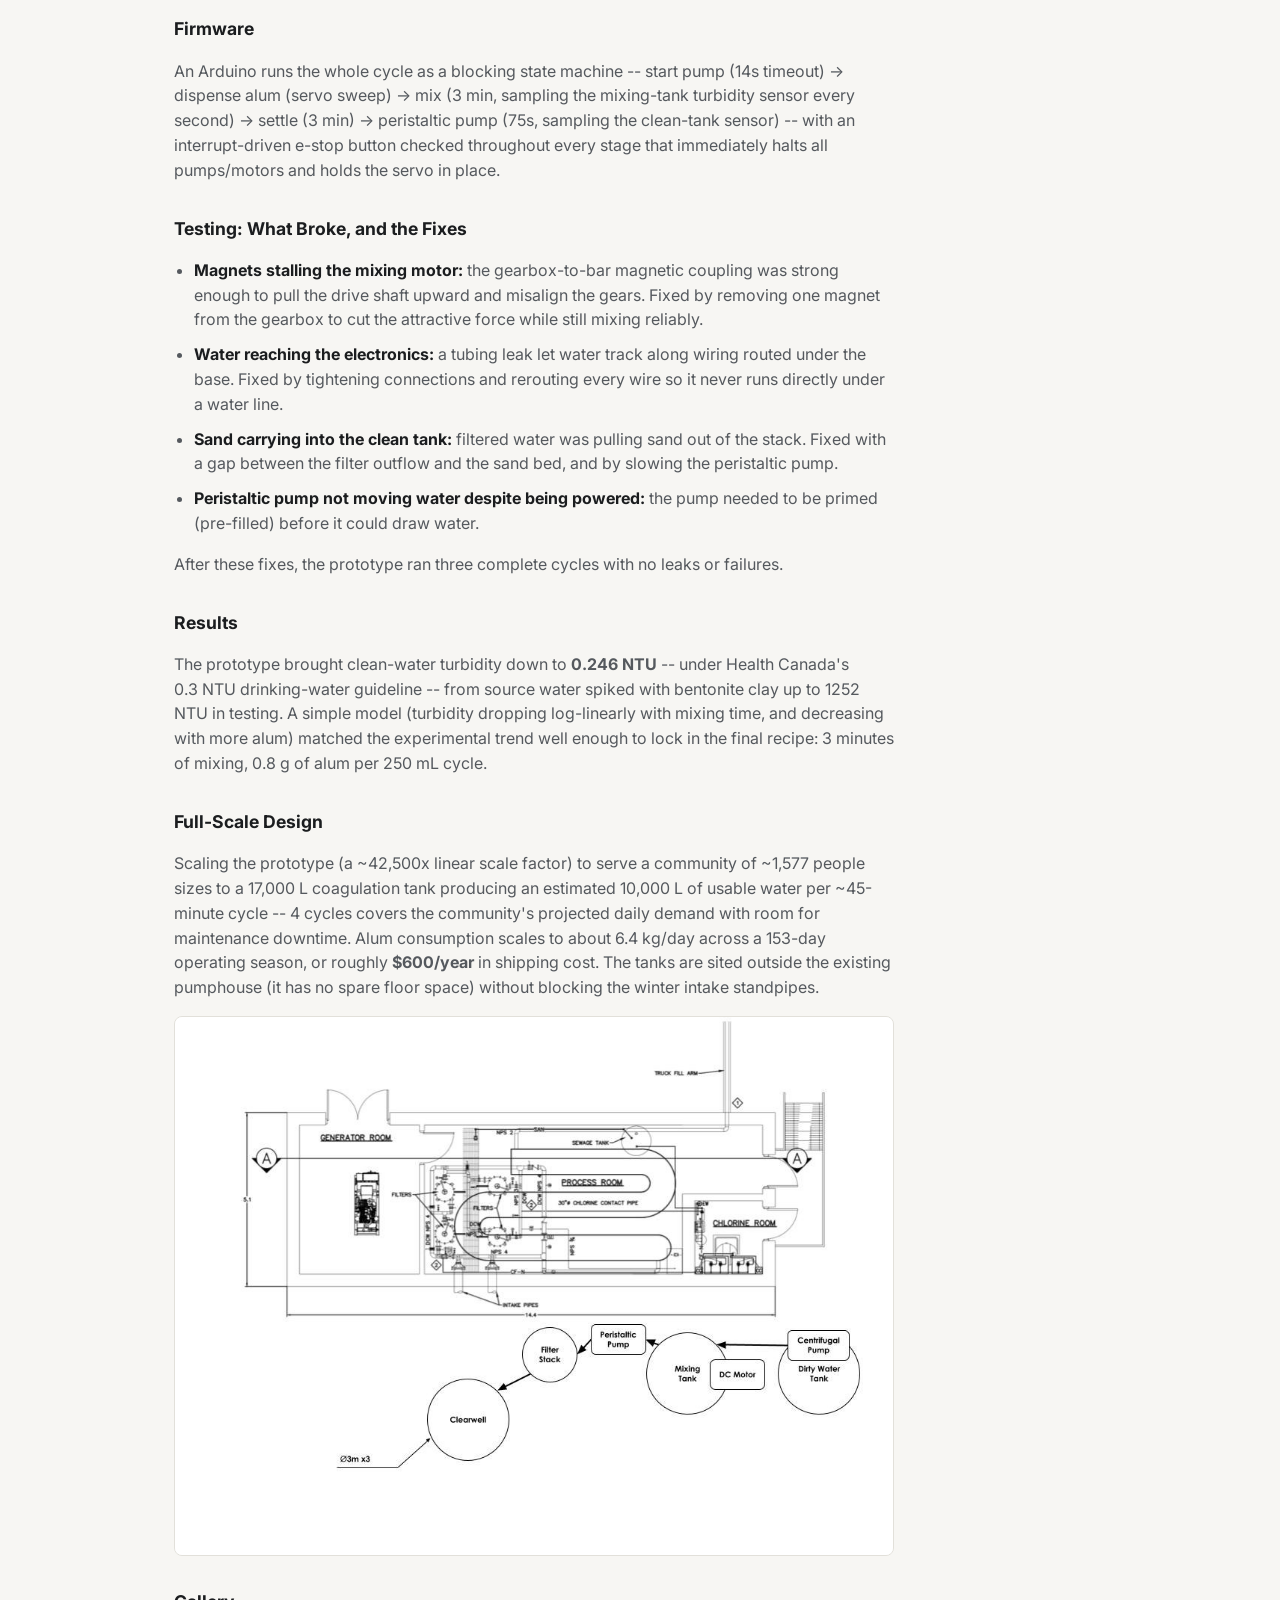
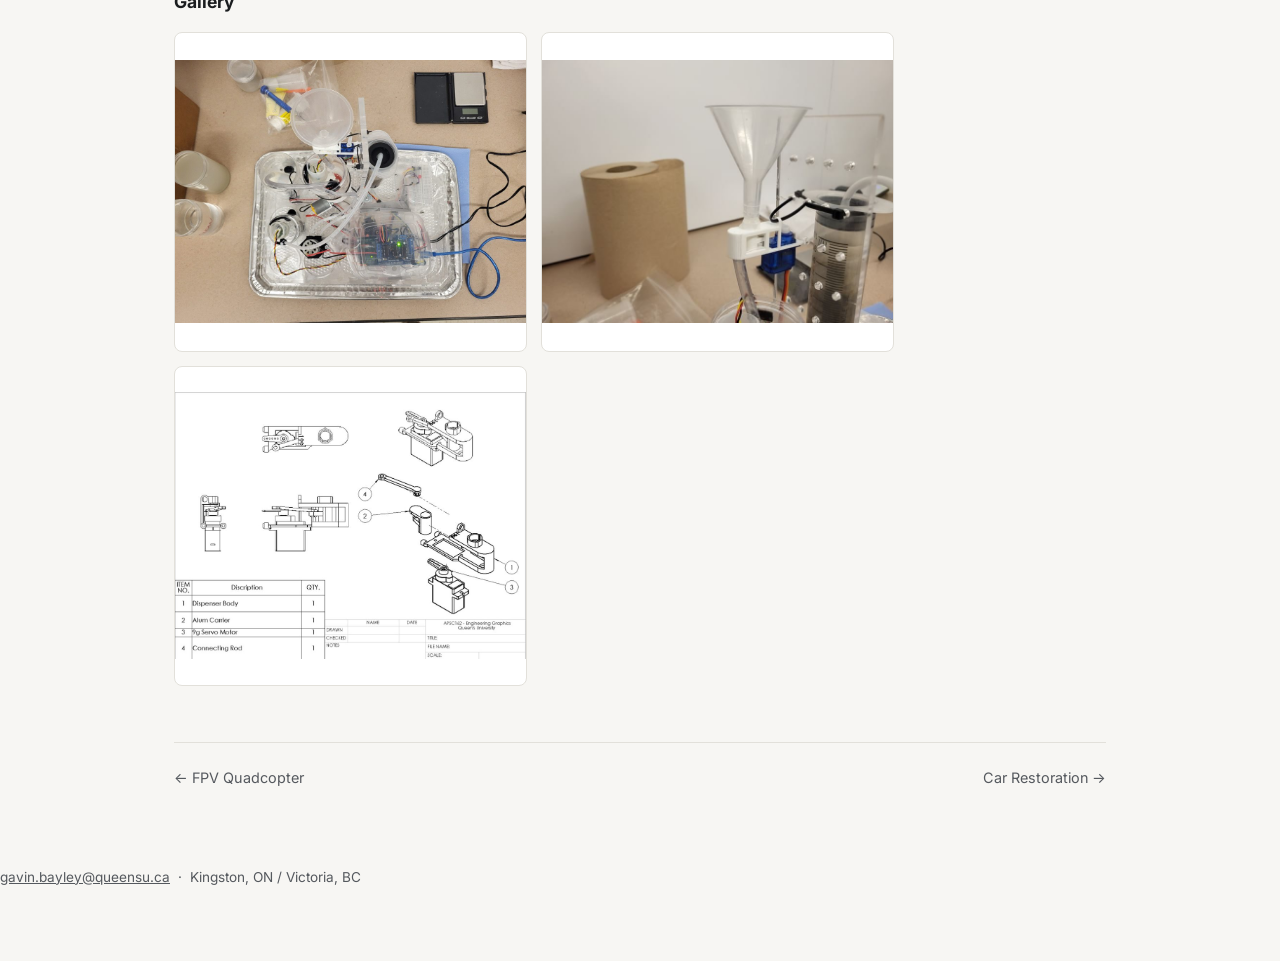
<file: projects/water-treatment.html>
<!doctype html>
<html lang="en">
<head>
<meta charset="UTF-8">
<meta name="viewport" content="width=device-width, initial-scale=1.0">
<title>Scale Water Treatment System — Gavin Bayley</title>
<link rel="preconnect" href="https://fonts.googleapis.com">
<link rel="preconnect" href="https://fonts.gstatic.com" crossorigin>
<link href="https://fonts.googleapis.com/css2?family=Inter:wght@400;500;600;700&family=JetBrains+Mono:wght@400;500&display=swap" rel="stylesheet">
<link rel="stylesheet" href="../style.css?v=7">
</head>
<body>

<header>
  <nav class="wrap">
    <a class="brand" href="../index.html#top">Gavin Bayley</a>
    <div class="navlinks">
      <a href="../index.html#research">Research</a>
      <a href="../index.html#projects">Projects</a>
      <a href="../index.html#skills">Skills</a>
      <a href="../index.html#contact">Contact</a>
    </div>
  </nav>
</header>

<div class="wrap">
  <a class="back-link" href="../index.html#projects">← Back to portfolio</a>

  <div class="detail-head">
    <h1>Scale Water Treatment System</h1>
    <div class="tags">
      <span class="tag">SolidWorks</span><span class="tag">Arduino</span><span class="tag">Technical Documentation</span>
      <span class="tag">Rapid Prototyping</span><span class="tag">3D Printing</span><span class="tag">Systems Testing</span>
    </div>
  </div>

  <img class="photo hero" src="../images/water-treatment/06.jpg" alt="The completed water pre-treatment prototype, fully assembled and running">

  <div class="detail-body">
    <p>
      A design-course project run as a real client brief: the fictional Nunavut community of
      "Awesome" faces turbidity spikes (up to 275 NTU) that exceed what its existing treatment
      plant can process. Team TastyWaterEng designed, built, and tested a small-scale automated
      water <em>pre</em>-treatment prototype -- coagulation, flocculation, sedimentation, and
      filtration -- to knock turbidity down before it reaches the existing plant, then used the
      prototype's results to size a full-scale 17,000&nbsp;L version.
    </p>

    <h3>My Role: Dispensing Assembly</h3>
    <p>
      Three teammates independently designed competing dispensing assemblies to dose 0.8&nbsp;g of
      aluminum sulfate (alum) coagulant per cycle. Mine linearizes a 9g servo's rotation into a
      sliding carrier that shuttles the alum from the intake funnel to the output hole and back --
      four parts (body, alum carrier, servo, connecting rod), chosen for using the least 3D-printing
      filament of the three designs. It was selected as the final design for the prototype after
      proving the most reliable of the three in testing.
    </p>
    <div class="gallery">
      <img class="photo" src="../images/water-treatment/09.jpg" alt="CAD render of my dispensing assembly design">
      <img class="photo" src="../images/water-treatment/04.jpg" alt="APSC162 technical drawing of the dispensing assembly">
    </div>
    <p>
      I also wrote the Executive Summary, the Prototype section, the full-scale Water Quality &amp;
      Quantity analysis, and the team performance review in the team's final report.
    </p>

    <h3>System Overview</h3>
    <p>
      A single button press starts the cycle: a centrifugal pump transfers ~250&nbsp;mL of water
      into the coagulation tank, the dispensing assembly doses the alum, a magnetically-coupled
      mixing bar agitates it to encourage flocculation, the mixture settles, and a peristaltic pump
      pushes the clarified water through a sponge/coarse-sand/fine-sand filter stack into a clean
      water tank -- with turbidity sensors reading before and after. A second button press at any
      time triggers an immediate emergency stop.
    </p>
    <img class="photo" src="../images/water-treatment/08.jpg" alt="Full system logic flowchart: color-coded states, actions, LED feedback, and fault halts">

    <h3>Mixing Assembly</h3>
    <p>
      Stirring is fully contactless: a 3D-printed mixing bar carrying two neodymium magnets floats
      in the coagulation tank and spins in phase with magnets on a motor-driven mount below,
      through a 40:1 worm-gear reduction -- so the tank never needs a shaft seal or a hole that
      could leak. Teammates Xander Brooks (gearbox) and Skander Haddad-Bouzayen (mixing bar)
      designed this subsystem.
    </p>

    <h3>Firmware</h3>
    <p>
      An Arduino runs the whole cycle as a blocking state machine -- start pump (14s timeout) →
      dispense alum (servo sweep) → mix (3 min, sampling the mixing-tank turbidity sensor every
      second) → settle (3 min) → peristaltic pump (75s, sampling the clean-tank sensor) -- with an
      interrupt-driven e-stop button checked throughout every stage that immediately halts all
      pumps/motors and holds the servo in place.
    </p>

    <h3>Testing: What Broke, and the Fixes</h3>
    <ul>
      <li><strong>Magnets stalling the mixing motor:</strong> the gearbox-to-bar magnetic coupling was strong enough to pull the drive shaft upward and misalign the gears. Fixed by removing one magnet from the gearbox to cut the attractive force while still mixing reliably.</li>
      <li><strong>Water reaching the electronics:</strong> a tubing leak let water track along wiring routed under the base. Fixed by tightening connections and rerouting every wire so it never runs directly under a water line.</li>
      <li><strong>Sand carrying into the clean tank:</strong> filtered water was pulling sand out of the stack. Fixed with a gap between the filter outflow and the sand bed, and by slowing the peristaltic pump.</li>
      <li><strong>Peristaltic pump not moving water despite being powered:</strong> the pump needed to be primed (pre-filled) before it could draw water.</li>
    </ul>
    <p>
      After these fixes, the prototype ran three complete cycles with no leaks or failures.
    </p>

    <h3>Results</h3>
    <p>
      The prototype brought clean-water turbidity down to <strong>0.246 NTU</strong> -- under Health
      Canada's 0.3&nbsp;NTU drinking-water guideline -- from source water spiked with bentonite clay
      up to 1252 NTU in testing. A simple model (turbidity dropping log-linearly with mixing time,
      and decreasing with more alum) matched the experimental trend well enough to lock in the
      final recipe: 3 minutes of mixing, 0.8&nbsp;g of alum per 250&nbsp;mL cycle.
    </p>

    <h3>Full-Scale Design</h3>
    <p>
      Scaling the prototype (a ~42,500x linear scale factor) to serve a community of ~1,577 people
      sizes to a 17,000&nbsp;L coagulation tank producing an estimated 10,000&nbsp;L of usable water
      per ~45-minute cycle -- 4 cycles covers the community's projected daily demand with room for
      maintenance downtime. Alum consumption scales to about 6.4&nbsp;kg/day across a 153-day
      operating season, or roughly <strong>$600/year</strong> in shipping cost. The tanks are sited
      outside the existing pumphouse (it has no spare floor space) without blocking the winter
      intake standpipes.
    </p>
    <img class="photo" src="../images/water-treatment/07.jpg" alt="Full-scale site plan and subsystem flow diagram: dirty water tank through centrifugal pump, mixing tank, peristaltic pump, filter stack, to clearwell">

    <h3>Gallery</h3>
    <div class="gallery">
      <img class="photo" src="../images/water-treatment/02.jpg" alt="Earlier-phase photograph of the dispensing prototype">
      <img class="photo" src="../images/water-treatment/01.jpg" alt="Photograph of the dispensing unit close-up">
      <img class="photo" src="../images/water-treatment/05.jpg" alt="Standardized manufacturing drawing for the dispensing assembly">
    </div>
  </div>

  <div class="detail-nav">
    <a href="fpv-quadcopter.html">← FPV Quadcopter</a>
    <a href="car-restoration.html">Car Restoration →</a>
  </div>
</div>

<footer id="contact">
  <p>
    <a href="mailto:gavin.bayley@queensu.ca">gavin.bayley@queensu.ca</a>
    &nbsp;·&nbsp; Kingston, ON / Victoria, BC
  </p>
</footer>

</body>
</html>
</file>
<file: style.css>
/* ---------- design tokens ---------- */
:root {
  --bg: #f7f6f3;
  --bg-elevated: #ffffff;
  --text: #1b1d1f;
  --text-dim: #55595e;
  --border: #e2e0da;
  --accent: #b5541a;
  --accent-soft: #f1e3d6;
  --mono: 'JetBrains Mono', ui-monospace, SFMono-Regular, Menlo, Consolas, monospace;
  --sans: 'Inter', -apple-system, BlinkMacSystemFont, 'Segoe UI', sans-serif;
  --radius: 10px;
  --placeholder-bg: repeating-linear-gradient(45deg, #eae7e0, #eae7e0 10px, #e2ded4 10px, #e2ded4 20px);
}

@media (prefers-color-scheme: dark) {
  :root {
    --bg: #14151a;
    --bg-elevated: #1c1e24;
    --text: #ecebe8;
    --text-dim: #9a9ea5;
    --border: #2c2e35;
    --accent: #e08a4d;
    --accent-soft: #33291f;
    --placeholder-bg: repeating-linear-gradient(45deg, #22242b, #22242b 10px, #1c1e24 10px, #1c1e24 20px);
  }
}

* { box-sizing: border-box; }

html { scroll-behavior: smooth; }

body {
  margin: 0;
  background: var(--bg);
  color: var(--text);
  font-family: var(--sans);
  line-height: 1.55;
  -webkit-font-smoothing: antialiased;
}

.wrap {
  max-width: 980px;
  margin: 0 auto;
  padding: 0 24px;
}

/* ---------- header / nav ---------- */
header {
  position: sticky;
  top: 0;
  z-index: 10;
  background: color-mix(in srgb, var(--bg) 88%, transparent);
  backdrop-filter: blur(8px);
  border-bottom: 1px solid var(--border);
}

nav.wrap {
  display: flex;
  align-items: center;
  justify-content: space-between;
  height: 60px;
}

.brand {
  font-weight: 700;
  letter-spacing: -0.01em;
  color: var(--text);
  text-decoration: none;
  font-size: 1.05rem;
}

.navlinks {
  display: flex;
  gap: 24px;
  font-size: 0.92rem;
}

.navlinks a {
  color: var(--text-dim);
  text-decoration: none;
}

.navlinks a:hover { color: var(--accent); }

/* ---------- hero ---------- */
.hero {
  padding: 72px 0 48px;
}

.hero h1 {
  font-size: clamp(2rem, 5vw, 2.8rem);
  margin: 0 0 8px;
  letter-spacing: -0.02em;
}

.hero .role {
  color: var(--accent);
  font-family: var(--mono);
  font-size: 0.95rem;
  margin-bottom: 20px;
}

.hero p.lede {
  max-width: 640px;
  color: var(--text-dim);
  font-size: 1.05rem;
}

.hero-links {
  margin-top: 24px;
  display: flex;
  gap: 14px;
  flex-wrap: wrap;
}

.btn {
  display: inline-flex;
  align-items: center;
  gap: 8px;
  padding: 9px 16px;
  border-radius: var(--radius);
  border: 1px solid var(--border);
  text-decoration: none;
  color: var(--text);
  font-size: 0.9rem;
  background: var(--bg-elevated);
}

.btn.primary {
  background: var(--accent);
  border-color: var(--accent);
  color: #fff;
}

.btn:hover { border-color: var(--accent); }

/* ---------- sections ---------- */
section { padding: 56px 0; border-top: 1px solid var(--border); }
section:first-of-type { border-top: none; }

.section-head { margin-bottom: 32px; }

.section-head .kicker {
  font-family: var(--mono);
  color: var(--accent);
  font-size: 0.82rem;
  text-transform: uppercase;
  letter-spacing: 0.06em;
}

.section-head h2 {
  margin: 4px 0 0;
  font-size: 1.6rem;
  letter-spacing: -0.01em;
}

/* ---------- tags ---------- */
.tags {
  display: flex;
  flex-wrap: wrap;
  gap: 6px;
  margin: 10px 0 0;
}

.tag {
  font-family: var(--mono);
  font-size: 0.72rem;
  padding: 3px 9px;
  border-radius: 999px;
  background: var(--accent-soft);
  color: var(--accent);
  white-space: nowrap;
}

/* ---------- featured research card ---------- */
.feature-card {
  position: relative;
  overflow: hidden;
  background: var(--bg-elevated);
  border: 1px solid var(--border);
  border-radius: var(--radius);
  padding: 28px;
  transition: transform 0.22s cubic-bezier(0.2, 0.7, 0.3, 1), box-shadow 0.22s ease, border-color 0.22s ease;
}

.feature-card::before {
  content: "";
  position: absolute;
  top: 0;
  left: 0;
  height: 3px;
  width: 0%;
  background: var(--accent);
  transition: width 0.32s cubic-bezier(0.2, 0.7, 0.3, 1);
}

.feature-card .meta {
  color: var(--text-dim);
  font-size: 0.88rem;
  margin: 2px 0 14px;
}

.feature-card .card-thumb {
  height: 300px;
  margin-bottom: 16px;
}

.featured-grid {
  display: grid;
  gap: 20px;
  margin-top: 18px;
}

.feature-card h3 {
  margin: 0;
  font-size: 1.25rem;
}

.feature-card ul {
  margin: 16px 0 0;
  padding-left: 20px;
}

.feature-card li { margin-bottom: 8px; }

.placeholder-img {
  background: var(--placeholder-bg);
  border: 1px dashed var(--border);
  border-radius: 8px;
  min-height: 140px;
  display: flex;
  align-items: center;
  justify-content: center;
  color: var(--text-dim);
  font-size: 0.78rem;
  font-family: var(--mono);
  text-align: center;
  padding: 10px;
  margin-top: 18px;
}

/* ---------- real photos ----------
   Standalone images (not hero/gallery) fill the column width at their
   own natural aspect ratio -- one free dimension (height:auto), so this
   can never crop or distort.
   Hero/gallery/card-thumb sit in a fixed-size box instead, because a
   box needs BOTH dimensions definite for object-fit to size an image
   inside it correctly -- width:100% plus only a max-height (both meant
   to stay flexible) doesn't reliably cross-solve for the other side and
   can silently distort the image. object-fit:contain here guarantees
   no cropping and no distortion; the trade-off is some letterboxing for
   images whose aspect ratio is far from the box's, which beats both of
   the alternatives. */
.photo {
  display: block;
  width: 100%;
  height: auto;
  border-radius: 8px;
  border: 1px solid var(--border);
}

.photo.hero {
  width: 100%;
  height: 480px;
  object-fit: contain;
  background: var(--bg-elevated);
  margin: 18px 0 0;
}

.gallery .photo {
  width: 100%;
  height: 320px;
  object-fit: contain;
  background: var(--bg-elevated);
  margin: 0;
}

.card-thumb {
  display: block;
  width: 100%;
  height: 190px;
  object-fit: contain;
  background: var(--bg-elevated);
  margin: 0 0 10px;
  border-radius: 6px;
  border: 1px solid var(--border);
}

/* ---------- project grid ---------- */
.grid {
  display: grid;
  grid-template-columns: repeat(2, 1fr);
  gap: 18px;
}

@media (max-width: 700px) {
  .grid { grid-template-columns: 1fr; }
}

.card {
  position: relative;
  overflow: hidden;
  background: var(--bg-elevated);
  border: 1px solid var(--border);
  border-radius: var(--radius);
  padding: 22px;
  transition: transform 0.22s cubic-bezier(0.2, 0.7, 0.3, 1), box-shadow 0.22s ease, border-color 0.22s ease;
}

.card::before {
  content: "";
  position: absolute;
  top: 0;
  left: 0;
  height: 3px;
  width: 0%;
  background: var(--accent);
  transition: width 0.32s cubic-bezier(0.2, 0.7, 0.3, 1);
}

.card h3 {
  margin: 0 0 4px;
  font-size: 1.05rem;
  color: var(--text);
}

.card .sub {
  color: var(--text-dim);
  font-size: 0.85rem;
  margin-bottom: 6px;
}

.card p { font-size: 0.92rem; color: var(--text-dim); margin: 8px 0; }

.card ul { margin: 8px 0 0; padding-left: 18px; font-size: 0.9rem; }
.card li { margin-bottom: 4px; }

.card.draft {
  border-style: dashed;
  border-color: var(--accent);
}

.badge {
  display: inline-block;
  font-family: var(--mono);
  font-size: 0.68rem;
  text-transform: uppercase;
  letter-spacing: 0.05em;
  padding: 2px 8px;
  border-radius: 999px;
  background: var(--accent);
  color: #fff;
  margin-bottom: 8px;
}

/* ---------- mini grid (additional projects) ---------- */
.mini-grid {
  display: grid;
  grid-template-columns: repeat(2, 1fr);
  gap: 14px;
  margin-top: 18px;
}

@media (max-width: 700px) {
  .mini-grid { grid-template-columns: 1fr; }
}

.mini-card {
  border: 1px solid var(--border);
  border-radius: 8px;
  padding: 16px;
  background: var(--bg-elevated);
}

.mini-card h4 { margin: 0 0 6px; font-size: 0.95rem; }
.mini-card p { margin: 0; font-size: 0.85rem; color: var(--text-dim); }

/* ---------- skills ---------- */
.skills-grid {
  display: grid;
  grid-template-columns: repeat(2, 1fr);
  gap: 16px;
}

@media (max-width: 700px) {
  .skills-grid { grid-template-columns: 1fr; }
}

.skill-group h4 {
  font-family: var(--mono);
  font-size: 0.78rem;
  text-transform: uppercase;
  letter-spacing: 0.05em;
  color: var(--accent);
  margin: 0 0 8px;
}

.skill-group p { margin: 0; font-size: 0.92rem; color: var(--text-dim); }

/* ---------- clickable cards ---------- */
a.card-link, a.feature-card-link,
a.card-link:link, a.feature-card-link:link,
a.card-link:visited, a.feature-card-link:visited,
a.card-link:hover, a.feature-card-link:hover,
a.card-link:active, a.feature-card-link:active {
  display: block;
  text-decoration: none;
  color: var(--text);
}

a.card-link *, a.feature-card-link * {
  text-decoration: none;
}

a.card-link .card,
a.feature-card-link .feature-card {
  height: 100%;
  cursor: pointer;
}

/* "page opening" hover: card lifts, gains depth, and an accent bar unfurls across the top */
a.card-link:hover .card,
a.feature-card-link:hover .feature-card {
  border-color: var(--accent);
  transform: translateY(-4px) scale(1.012);
  box-shadow: 0 16px 32px -16px rgba(0, 0, 0, 0.35);
}

a.card-link:hover .card::before,
a.feature-card-link:hover .feature-card::before {
  width: 100%;
}

a.card-link:active .card,
a.feature-card-link:active .feature-card {
  transform: translateY(-1px) scale(1.002);
  transition-duration: 0.08s;
}

.view-link {
  display: inline-flex;
  align-items: center;
  gap: 6px;
  margin-top: 14px;
  font-size: 0.88rem;
  font-weight: 600;
  color: var(--accent);
}

.view-link .arrow { display: inline-block; transition: transform 0.22s cubic-bezier(0.2, 0.7, 0.3, 1); }
a.card-link:hover .arrow,
a.feature-card-link:hover .arrow { transform: translateX(4px); }

/* ---------- footer ---------- */
footer {
  padding: 40px 0 60px;
  color: var(--text-dim);
  font-size: 0.85rem;
}

footer a { color: var(--text-dim); }

/* ==================================================
   PROJECT DETAIL PAGES
   ================================================== */
.back-link {
  display: inline-flex;
  align-items: center;
  gap: 6px;
  color: var(--text-dim);
  text-decoration: none;
  font-size: 0.9rem;
  margin-top: 28px;
}

.back-link:hover { color: var(--accent); }

.detail-head {
  margin: 28px 0 24px;
}

.detail-head h1 {
  font-size: clamp(1.7rem, 4vw, 2.3rem);
  margin: 6px 0 8px;
  letter-spacing: -0.01em;
}

.detail-head .meta {
  color: var(--text-dim);
  font-size: 0.92rem;
}

.placeholder-img.large {
  min-height: 260px;
  margin-top: 24px;
  font-size: 0.85rem;
}

.detail-body {
  max-width: 720px;
  margin-top: 32px;
  font-size: 1rem;
}

.detail-body p { color: var(--text-dim); }

.detail-body h3 {
  margin: 32px 0 10px;
  font-size: 1.1rem;
  color: var(--text);
}

.detail-body ul { padding-left: 20px; }
.detail-body li { margin-bottom: 10px; color: var(--text-dim); }
.detail-body li strong { color: var(--text); }

.gallery {
  display: grid;
  grid-template-columns: repeat(2, 1fr);
  gap: 14px;
  margin-top: 16px;
  align-items: start;
}

@media (max-width: 700px) {
  .gallery { grid-template-columns: 1fr; }
}

.gallery .placeholder-img { margin-top: 0; min-height: 120px; }

.detail-nav {
  display: flex;
  justify-content: space-between;
  margin: 56px 0 24px;
  padding-top: 24px;
  border-top: 1px solid var(--border);
  font-size: 0.9rem;
}

.detail-nav a { color: var(--text-dim); text-decoration: none; }
.detail-nav a:hover { color: var(--accent); }

/* ---------- architecture diagrams ---------- */
.diagram-wrap {
  margin: 18px 0 8px;
  padding: 16px;
  background: var(--bg-elevated);
  border: 1px solid var(--border);
  border-radius: var(--radius);
  overflow-x: auto;
}

.diagram-wrap svg { display: block; min-width: 560px; width: 100%; height: auto; font-family: var(--mono); }
.diagram-wrap .dcaption {
  margin: 10px 0 0;
  font-size: 0.78rem;
  color: var(--text-dim);
  font-family: var(--mono);
  text-align: center;
}

/* node/edge palette used inside diagram SVGs, referenced via var() so
   diagrams stay theme-consistent automatically */
.dg-node { fill: var(--bg-elevated); stroke: var(--border); stroke-width: 1.5; }
.dg-node-accent { fill: var(--accent-soft); stroke: var(--accent); stroke-width: 1.5; }
.dg-text { fill: var(--text); font-size: 12px; }
.dg-text-dim { fill: var(--text-dim); font-size: 10.5px; }
.dg-text-accent { fill: var(--accent); font-size: 10.5px; }
.dg-edge { stroke: var(--text-dim); stroke-width: 1.3; fill: none; }
.dg-edge-accent { stroke: var(--accent); stroke-width: 1.5; fill: none; }

/* ---------- technical reference tables ---------- */
.tech-table {
  width: 100%;
  border-collapse: collapse;
  margin: 16px 0;
  font-size: 0.86rem;
}

.tech-table th {
  text-align: left;
  font-family: var(--mono);
  font-size: 0.72rem;
  text-transform: uppercase;
  letter-spacing: 0.04em;
  color: var(--accent);
  border-bottom: 1px solid var(--border);
  padding: 8px 10px;
}

.tech-table td {
  padding: 9px 10px;
  border-bottom: 1px solid var(--border);
  color: var(--text-dim);
  vertical-align: top;
}

.tech-table td:first-child, .tech-table td.mono {
  font-family: var(--mono);
  font-size: 0.8rem;
  color: var(--text);
  white-space: nowrap;
}

.tech-table-wrap { overflow-x: auto; }

/* ---------- embedded video ---------- */
video.photo {
  width: 100%;
  max-height: none;
  aspect-ratio: 16 / 9;
  object-fit: contain;
  background: #000;
}
</file>
